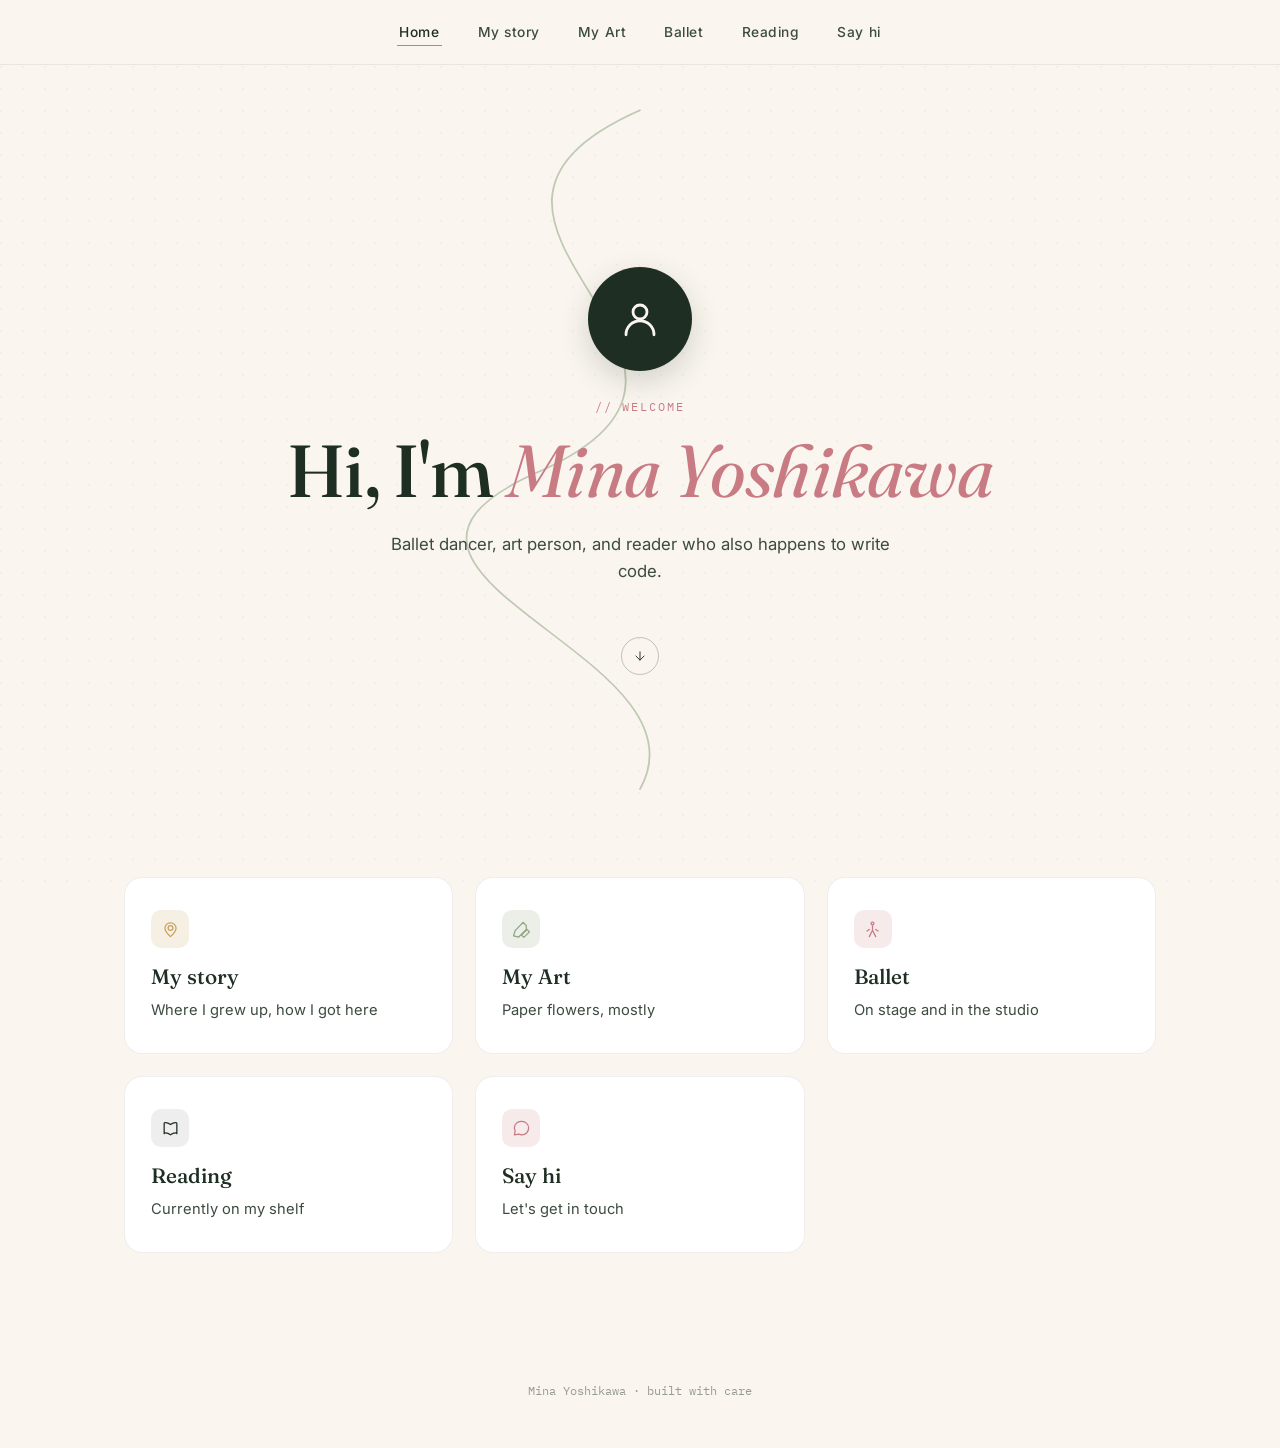
<file: index.html>
<!DOCTYPE html>
<html lang="en">
<head>
<meta charset="UTF-8">
<meta name="viewport" content="width=device-width, initial-scale=1.0">
<title>[Your Name] — Home</title>
<link rel="preconnect" href="https://fonts.googleapis.com">
<link href="https://fonts.googleapis.com/css2?family=Fraunces:ital,opsz,wght@0,9..144,300;0,9..144,500;0,9..144,600;1,9..144,400&family=Inter:wght@400;500;600&family=IBM+Plex+Mono:wght@400;500&display=swap" rel="stylesheet">
<link rel="stylesheet" href="style.css">
<style>
  /* HERO */
  .hero{
    position:relative;
    min-height:88vh;
    display:flex;
    flex-direction:column;
    align-items:center;
    justify-content:center;
    text-align:center;
    padding:80px 24px 60px;
    z-index:1;
  }

  .stem-svg{
    position:absolute;
    top:0; left:0;
    width:100%;
    height:100%;
    z-index:0;
    pointer-events:none;
    opacity:0.55;
  }

  .stem-path{
    fill:none;
    stroke:var(--sage);
    stroke-width:1.4;
    stroke-linecap:round;
    stroke-dasharray:1400;
    stroke-dashoffset:1400;
    animation:draw 2.4s ease forwards 0.3s;
  }

  @keyframes draw{ to { stroke-dashoffset:0; } }

  .avatar{
    width:104px;
    height:104px;
    border-radius:50%;
    background:var(--ink);
    display:flex;
    align-items:center;
    justify-content:center;
    margin-bottom:28px;
    position:relative;
    z-index:1;
    box-shadow:0 10px 30px rgba(31,46,35,0.18);
  }

  .avatar svg{width:42px;height:42px;stroke:var(--paper);}

  .eyebrow{
    font-family:'IBM Plex Mono',monospace;
    font-size:0.72rem;
    letter-spacing:0.18em;
    text-transform:uppercase;
    color:var(--rose);
    margin-bottom:18px;
    position:relative;
    z-index:1;
  }

  h1{
    font-family:'Fraunces',serif;
    font-weight:500;
    font-size:clamp(2.6rem,7vw,4.6rem);
    line-height:1.05;
    letter-spacing:-0.01em;
    position:relative;
    z-index:1;
  }

  h1 em{
    font-style:italic;
    font-weight:400;
    color:var(--rose);
  }

  .tagline{
    max-width:520px;
    margin:22px auto 0;
    font-size:1.05rem;
    line-height:1.6;
    color:var(--ink-soft);
    position:relative;
    z-index:1;
  }

  .scroll-cue{
    margin-top:52px;
    width:38px;
    height:38px;
    border-radius:50%;
    border:1px solid rgba(31,46,35,0.25);
    display:flex;
    align-items:center;
    justify-content:center;
    animation:bob 2.2s ease-in-out infinite;
    position:relative;
    z-index:1;
  }

  @keyframes bob{
    0%,100%{transform:translateY(0);}
    50%{transform:translateY(6px);}
  }

  /* SECTIONS GRID */
  .sections{
    max-width:1080px;
    margin:0 auto;
    padding:20px 24px 100px;
    display:grid;
    grid-template-columns:repeat(3,1fr);
    gap:22px;
    position:relative;
    z-index:1;
  }

  @media (max-width:820px){
    .sections{grid-template-columns:repeat(2,1fr);}
  }
  @media (max-width:560px){
    .sections{grid-template-columns:1fr;}
  }

  .card{
    background:#fff;
    border:1px solid rgba(31,46,35,0.08);
    border-radius:18px;
    padding:32px 26px;
    display:flex;
    flex-direction:column;
    gap:10px;
    transition:transform 0.35s cubic-bezier(.2,.8,.2,1), box-shadow 0.35s ease, border-color 0.35s ease;
  }

  .card:hover{
    transform:translateY(-6px);
    box-shadow:0 18px 34px rgba(31,46,35,0.10);
    border-color:transparent;
  }

  .card .icon{
    width:38px;height:38px;
    display:flex;align-items:center;justify-content:center;
    border-radius:10px;
    margin-bottom:6px;
  }

  .card .icon svg{width:19px;height:19px;}

  .card h3{
    font-family:'Fraunces',serif;
    font-weight:500;
    font-size:1.3rem;
  }

  .card p{
    font-size:0.92rem;
    color:var(--ink-soft);
    line-height:1.5;
  }

  .card.wide{grid-column:span 1;}

  /* per-card accent */
  .c-story .icon{background:rgba(201,161,90,0.16);}
  .c-story .icon svg{stroke:var(--gold);}
  .c-flowers .icon{background:rgba(143,164,130,0.18);}
  .c-flowers .icon svg{stroke:var(--sage);}
  .c-ballet .icon{background:rgba(201,123,132,0.16);}
  .c-ballet .icon svg{stroke:var(--rose);}
  .c-reading .icon{background:rgba(31,46,35,0.08);}
  .c-reading .icon svg{stroke:var(--ink);}
  .c-projects .icon{background:rgba(201,161,90,0.16);}
  .c-projects .icon svg{stroke:var(--gold);}
  .c-hi .icon{background:rgba(201,123,132,0.16);}
  .c-hi .icon svg{stroke:var(--rose);}

  @media (prefers-reduced-motion: reduce){
    .stem-path{animation:none;stroke-dashoffset:0;}
    .scroll-cue{animation:none;}
  }
</style>
</head>
<body>

<nav>
  <a href="index.html" class="current">Home</a>
  <a href="story.html">My story</a>
  <a href="art.html">My Art</a>
  <a href="ballet.html">Ballet</a>
  <a href="reading.html">Reading</a>
  <!--<a href="projects.html">Projects</a>-->
  <a href="say-hi.html">Say hi</a>
</nav>

<section class="hero">
  <svg class="stem-svg" viewBox="0 0 1000 700" preserveAspectRatio="none">
    <path class="stem-path" d="M 500 40 C 300 140, 620 260, 420 360 C 240 450, 560 520, 500 640" />
  </svg>

  <div class="avatar">
    <svg viewBox="0 0 24 24" fill="none" stroke-width="1.6" stroke-linecap="round" stroke-linejoin="round">
      <circle cx="12" cy="8" r="4"></circle>
      <path d="M4 21c0-4.4 3.6-8 8-8s8 3.6 8 8"></path>
    </svg>
  </div>

  <p class="eyebrow">// welcome</p>
  <h1>Hi, I'm <em>Mina Yoshikawa</em></h1>
  <p class="tagline">Ballet dancer, art person, and reader who also happens to write code.</p>

  <div class="scroll-cue">
    <svg width="14" height="14" viewBox="0 0 24 24" fill="none" stroke="#1F2E23" stroke-width="1.6" stroke-linecap="round" stroke-linejoin="round"><path d="M12 5v14M5 12l7 7 7-7"/></svg>
  </div>
</section>

<div class="sections">

  <a class="card c-story" href="story.html">
    <div class="icon"><svg viewBox="0 0 24 24" fill="none" stroke-width="1.6" stroke-linecap="round" stroke-linejoin="round"><circle cx="12" cy="10" r="3"></circle><path d="M12 21c-4-3.5-7-6.8-7-10.5A7 7 0 0 1 19 10.5C19 14.2 16 17.5 12 21z"></path></svg></div>
    <h3>My story</h3>
    <p>Where I grew up, how I got here</p>
  </a>

  <a class="card c-flowers" href="art.html">
    <div class="icon"><svg viewBox="0 0 24 24" fill="none" stroke-width="1.6" stroke-linecap="round" stroke-linejoin="round"><path d="M12 19l7-7 3 3-7 7-3-3zM18 12l-9.5 9.5L2 20l2-6.5L14 3l4 4z"></path></svg></div>
    <h3>My Art</h3>
    <p>Paper flowers, mostly</p>
  </a>

  <a class="card c-ballet" href="ballet.html">
    <div class="icon"><svg viewBox="0 0 24 24" fill="none" stroke-width="1.6" stroke-linecap="round" stroke-linejoin="round"><circle cx="12" cy="4.5" r="1.8"></circle><path d="M12 7v6l-4 8M12 13l4 8M8 12l-3 2M16 12l3 2"></path></svg></div>
    <h3>Ballet</h3>
    <p>On stage and in the studio</p>
  </a>

  <a class="card c-reading" href="reading.html">
    <div class="icon"><svg viewBox="0 0 24 24" fill="none" stroke-width="1.6" stroke-linecap="round" stroke-linejoin="round"><path d="M4 5.5C4 5 4.5 4.5 6 4.5c2 0 4 1 6 2.5 2-1.5 4-2.5 6-2.5 1.5 0 2 .5 2 1v13c0-.5-.5-1-2-1-2 0-4 1-6 2.5-2-1.5-4-2.5-6-2.5-1.5 0-2 .5-2 1z"></path></svg></div>
    <h3>Reading</h3>
    <p>Currently on my shelf</p>
  </a>

  <!--<a class="card c-projects" href="projects.html">
    <div class="icon"><svg viewBox="0 0 24 24" fill="none" stroke-width="1.6" stroke-linecap="round" stroke-linejoin="round"><path d="M8 9l-4 3 4 3M16 9l4 3-4 3M13 6l-2 12"></path></svg></div>
    <h3>A few things I've built</h3>
    <p>CS projects, told simply</p>
  </a>
-->
  <a class="card c-hi" href="say-hi.html">
    <div class="icon"><svg viewBox="0 0 24 24" fill="none" stroke-width="1.6" stroke-linecap="round" stroke-linejoin="round"><path d="M21 11.5a8.4 8.4 0 0 1-8.8 8.4 8.6 8.6 0 0 1-3.5-.8L3 20l1-4.8a8.4 8.4 0 0 1-1-4A8.4 8.4 0 0 1 11.8 3a8.5 8.5 0 0 1 9.2 8.5z"></path></svg></div>
    <h3>Say hi</h3>
    <p>Let's get in touch</p>
  </a>

</div>

<footer>Mina Yoshikawa · built with care</footer>

</body>
</html>
</file>
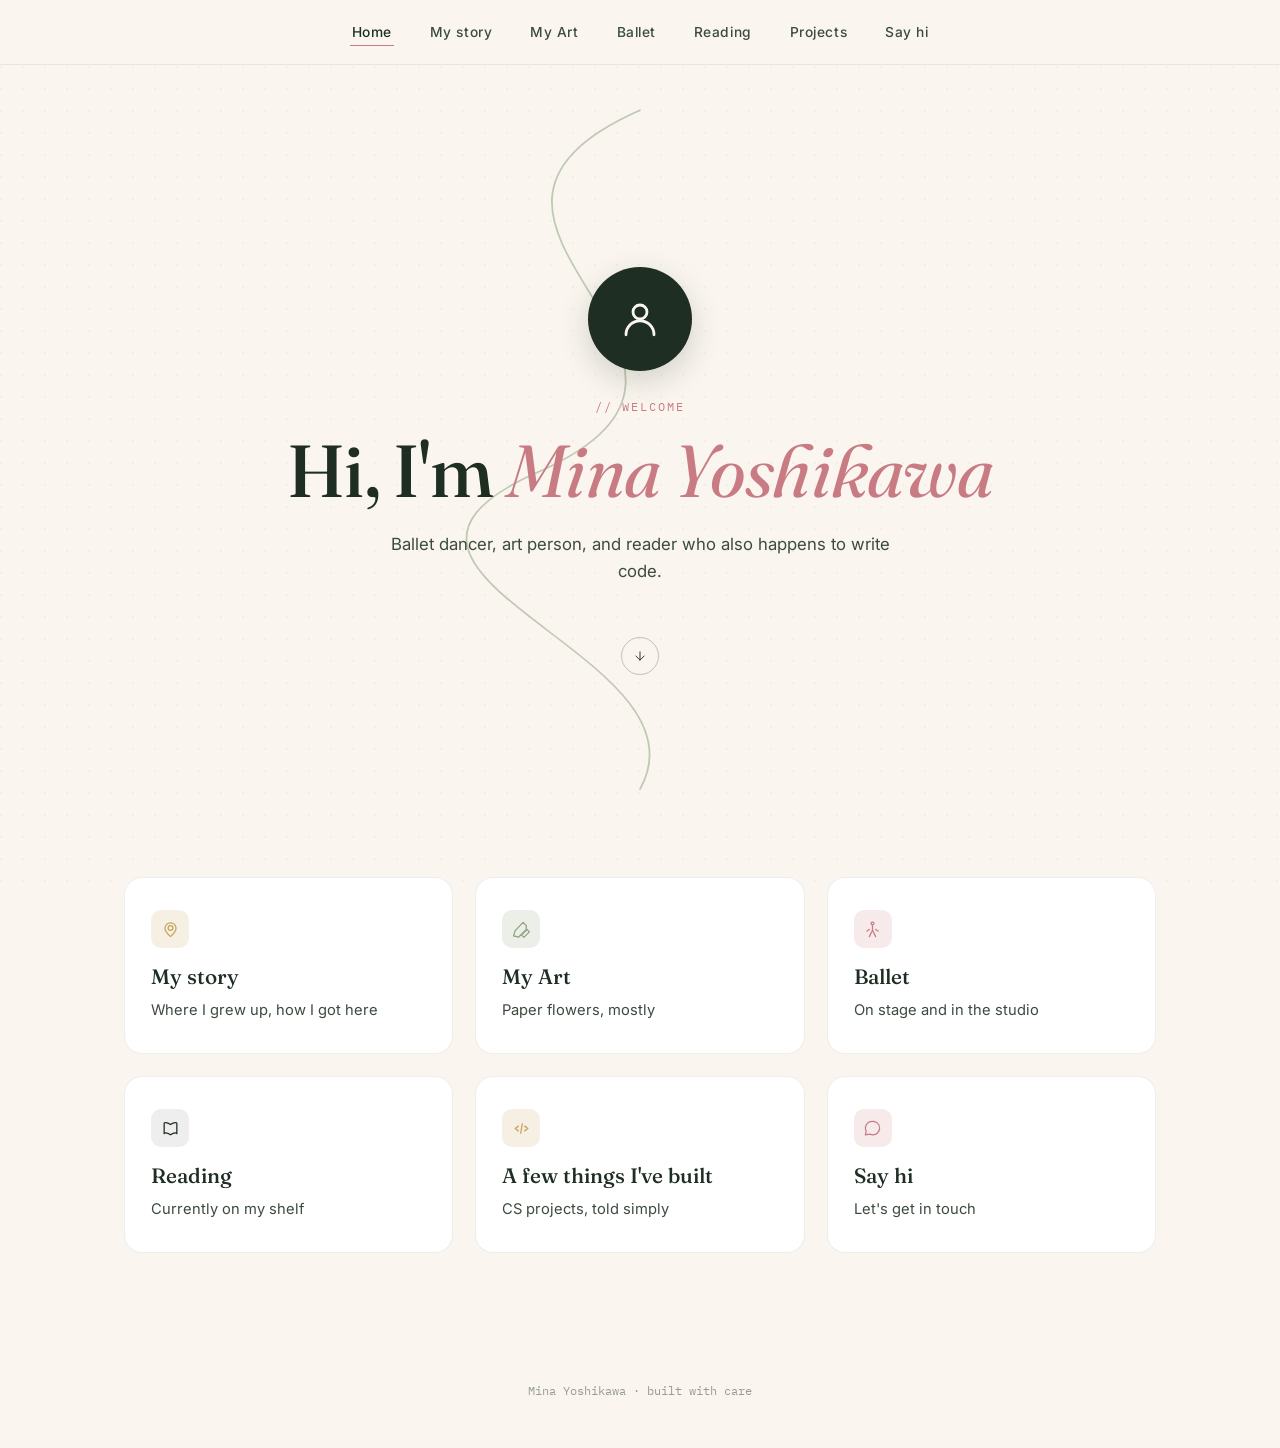
<file: homepage/index.html>
<!DOCTYPE html>
<html lang="en">
<head>
<meta charset="UTF-8">
<meta name="viewport" content="width=device-width, initial-scale=1.0">
<title>[Your Name] — Home</title>
<link rel="preconnect" href="https://fonts.googleapis.com">
<link href="https://fonts.googleapis.com/css2?family=Fraunces:ital,opsz,wght@0,9..144,300;0,9..144,500;0,9..144,600;1,9..144,400&family=Inter:wght@400;500;600&family=IBM+Plex+Mono:wght@400;500&display=swap" rel="stylesheet">
<link rel="stylesheet" href="style.css">
<style>
  /* HERO */
  .hero{
    position:relative;
    min-height:88vh;
    display:flex;
    flex-direction:column;
    align-items:center;
    justify-content:center;
    text-align:center;
    padding:80px 24px 60px;
    z-index:1;
  }

  .stem-svg{
    position:absolute;
    top:0; left:0;
    width:100%;
    height:100%;
    z-index:0;
    pointer-events:none;
    opacity:0.55;
  }

  .stem-path{
    fill:none;
    stroke:var(--sage);
    stroke-width:1.4;
    stroke-linecap:round;
    stroke-dasharray:1400;
    stroke-dashoffset:1400;
    animation:draw 2.4s ease forwards 0.3s;
  }

  @keyframes draw{ to { stroke-dashoffset:0; } }

  .avatar{
    width:104px;
    height:104px;
    border-radius:50%;
    background:var(--ink);
    display:flex;
    align-items:center;
    justify-content:center;
    margin-bottom:28px;
    position:relative;
    z-index:1;
    box-shadow:0 10px 30px rgba(31,46,35,0.18);
  }

  .avatar svg{width:42px;height:42px;stroke:var(--paper);}

  .eyebrow{
    font-family:'IBM Plex Mono',monospace;
    font-size:0.72rem;
    letter-spacing:0.18em;
    text-transform:uppercase;
    color:var(--rose);
    margin-bottom:18px;
    position:relative;
    z-index:1;
  }

  h1{
    font-family:'Fraunces',serif;
    font-weight:500;
    font-size:clamp(2.6rem,7vw,4.6rem);
    line-height:1.05;
    letter-spacing:-0.01em;
    position:relative;
    z-index:1;
  }

  h1 em{
    font-style:italic;
    font-weight:400;
    color:var(--rose);
  }

  .tagline{
    max-width:520px;
    margin:22px auto 0;
    font-size:1.05rem;
    line-height:1.6;
    color:var(--ink-soft);
    position:relative;
    z-index:1;
  }

  .scroll-cue{
    margin-top:52px;
    width:38px;
    height:38px;
    border-radius:50%;
    border:1px solid rgba(31,46,35,0.25);
    display:flex;
    align-items:center;
    justify-content:center;
    animation:bob 2.2s ease-in-out infinite;
    position:relative;
    z-index:1;
  }

  @keyframes bob{
    0%,100%{transform:translateY(0);}
    50%{transform:translateY(6px);}
  }

  /* SECTIONS GRID */
  .sections{
    max-width:1080px;
    margin:0 auto;
    padding:20px 24px 100px;
    display:grid;
    grid-template-columns:repeat(3,1fr);
    gap:22px;
    position:relative;
    z-index:1;
  }

  @media (max-width:820px){
    .sections{grid-template-columns:repeat(2,1fr);}
  }
  @media (max-width:560px){
    .sections{grid-template-columns:1fr;}
  }

  .card{
    background:#fff;
    border:1px solid rgba(31,46,35,0.08);
    border-radius:18px;
    padding:32px 26px;
    display:flex;
    flex-direction:column;
    gap:10px;
    transition:transform 0.35s cubic-bezier(.2,.8,.2,1), box-shadow 0.35s ease, border-color 0.35s ease;
  }

  .card:hover{
    transform:translateY(-6px);
    box-shadow:0 18px 34px rgba(31,46,35,0.10);
    border-color:transparent;
  }

  .card .icon{
    width:38px;height:38px;
    display:flex;align-items:center;justify-content:center;
    border-radius:10px;
    margin-bottom:6px;
  }

  .card .icon svg{width:19px;height:19px;}

  .card h3{
    font-family:'Fraunces',serif;
    font-weight:500;
    font-size:1.3rem;
  }

  .card p{
    font-size:0.92rem;
    color:var(--ink-soft);
    line-height:1.5;
  }

  .card.wide{grid-column:span 1;}

  /* per-card accent */
  .c-story .icon{background:rgba(201,161,90,0.16);}
  .c-story .icon svg{stroke:var(--gold);}
  .c-flowers .icon{background:rgba(143,164,130,0.18);}
  .c-flowers .icon svg{stroke:var(--sage);}
  .c-ballet .icon{background:rgba(201,123,132,0.16);}
  .c-ballet .icon svg{stroke:var(--rose);}
  .c-reading .icon{background:rgba(31,46,35,0.08);}
  .c-reading .icon svg{stroke:var(--ink);}
  .c-projects .icon{background:rgba(201,161,90,0.16);}
  .c-projects .icon svg{stroke:var(--gold);}
  .c-hi .icon{background:rgba(201,123,132,0.16);}
  .c-hi .icon svg{stroke:var(--rose);}

  @media (prefers-reduced-motion: reduce){
    .stem-path{animation:none;stroke-dashoffset:0;}
    .scroll-cue{animation:none;}
  }
</style>
</head>
<body>

<nav>
  <a href="index.html" class="current">Home</a>
  <a href="story.html">My story</a>
  <a href="art.html">My Art</a>
  <a href="ballet.html">Ballet</a>
  <a href="reading.html">Reading</a>
  <a href="projects.html">Projects</a>
  <a href="say-hi.html">Say hi</a>
</nav>

<section class="hero">
  <svg class="stem-svg" viewBox="0 0 1000 700" preserveAspectRatio="none">
    <path class="stem-path" d="M 500 40 C 300 140, 620 260, 420 360 C 240 450, 560 520, 500 640" />
  </svg>

  <div class="avatar">
    <svg viewBox="0 0 24 24" fill="none" stroke-width="1.6" stroke-linecap="round" stroke-linejoin="round">
      <circle cx="12" cy="8" r="4"></circle>
      <path d="M4 21c0-4.4 3.6-8 8-8s8 3.6 8 8"></path>
    </svg>
  </div>

  <p class="eyebrow">// welcome</p>
  <h1>Hi, I'm <em>Mina Yoshikawa</em></h1>
  <p class="tagline">Ballet dancer, art person, and reader who also happens to write code.</p>

  <div class="scroll-cue">
    <svg width="14" height="14" viewBox="0 0 24 24" fill="none" stroke="#1F2E23" stroke-width="1.6" stroke-linecap="round" stroke-linejoin="round"><path d="M12 5v14M5 12l7 7 7-7"/></svg>
  </div>
</section>

<div class="sections">

  <a class="card c-story" href="story.html">
    <div class="icon"><svg viewBox="0 0 24 24" fill="none" stroke-width="1.6" stroke-linecap="round" stroke-linejoin="round"><circle cx="12" cy="10" r="3"></circle><path d="M12 21c-4-3.5-7-6.8-7-10.5A7 7 0 0 1 19 10.5C19 14.2 16 17.5 12 21z"></path></svg></div>
    <h3>My story</h3>
    <p>Where I grew up, how I got here</p>
  </a>

  <a class="card c-flowers" href="art.html">
    <div class="icon"><svg viewBox="0 0 24 24" fill="none" stroke-width="1.6" stroke-linecap="round" stroke-linejoin="round"><path d="M12 19l7-7 3 3-7 7-3-3zM18 12l-9.5 9.5L2 20l2-6.5L14 3l4 4z"></path></svg></div>
    <h3>My Art</h3>
    <p>Paper flowers, mostly</p>
  </a>

  <a class="card c-ballet" href="ballet.html">
    <div class="icon"><svg viewBox="0 0 24 24" fill="none" stroke-width="1.6" stroke-linecap="round" stroke-linejoin="round"><circle cx="12" cy="4.5" r="1.8"></circle><path d="M12 7v6l-4 8M12 13l4 8M8 12l-3 2M16 12l3 2"></path></svg></div>
    <h3>Ballet</h3>
    <p>On stage and in the studio</p>
  </a>

  <a class="card c-reading" href="reading.html">
    <div class="icon"><svg viewBox="0 0 24 24" fill="none" stroke-width="1.6" stroke-linecap="round" stroke-linejoin="round"><path d="M4 5.5C4 5 4.5 4.5 6 4.5c2 0 4 1 6 2.5 2-1.5 4-2.5 6-2.5 1.5 0 2 .5 2 1v13c0-.5-.5-1-2-1-2 0-4 1-6 2.5-2-1.5-4-2.5-6-2.5-1.5 0-2 .5-2 1z"></path></svg></div>
    <h3>Reading</h3>
    <p>Currently on my shelf</p>
  </a>

  <a class="card c-projects" href="projects.html">
    <div class="icon"><svg viewBox="0 0 24 24" fill="none" stroke-width="1.6" stroke-linecap="round" stroke-linejoin="round"><path d="M8 9l-4 3 4 3M16 9l4 3-4 3M13 6l-2 12"></path></svg></div>
    <h3>A few things I've built</h3>
    <p>CS projects, told simply</p>
  </a>

  <a class="card c-hi" href="say-hi.html">
    <div class="icon"><svg viewBox="0 0 24 24" fill="none" stroke-width="1.6" stroke-linecap="round" stroke-linejoin="round"><path d="M21 11.5a8.4 8.4 0 0 1-8.8 8.4 8.6 8.6 0 0 1-3.5-.8L3 20l1-4.8a8.4 8.4 0 0 1-1-4A8.4 8.4 0 0 1 11.8 3a8.5 8.5 0 0 1 9.2 8.5z"></path></svg></div>
    <h3>Say hi</h3>
    <p>Let's get in touch</p>
  </a>

</div>

<footer>Mina Yoshikawa · built with care</footer>

</body>
</html>
</file>
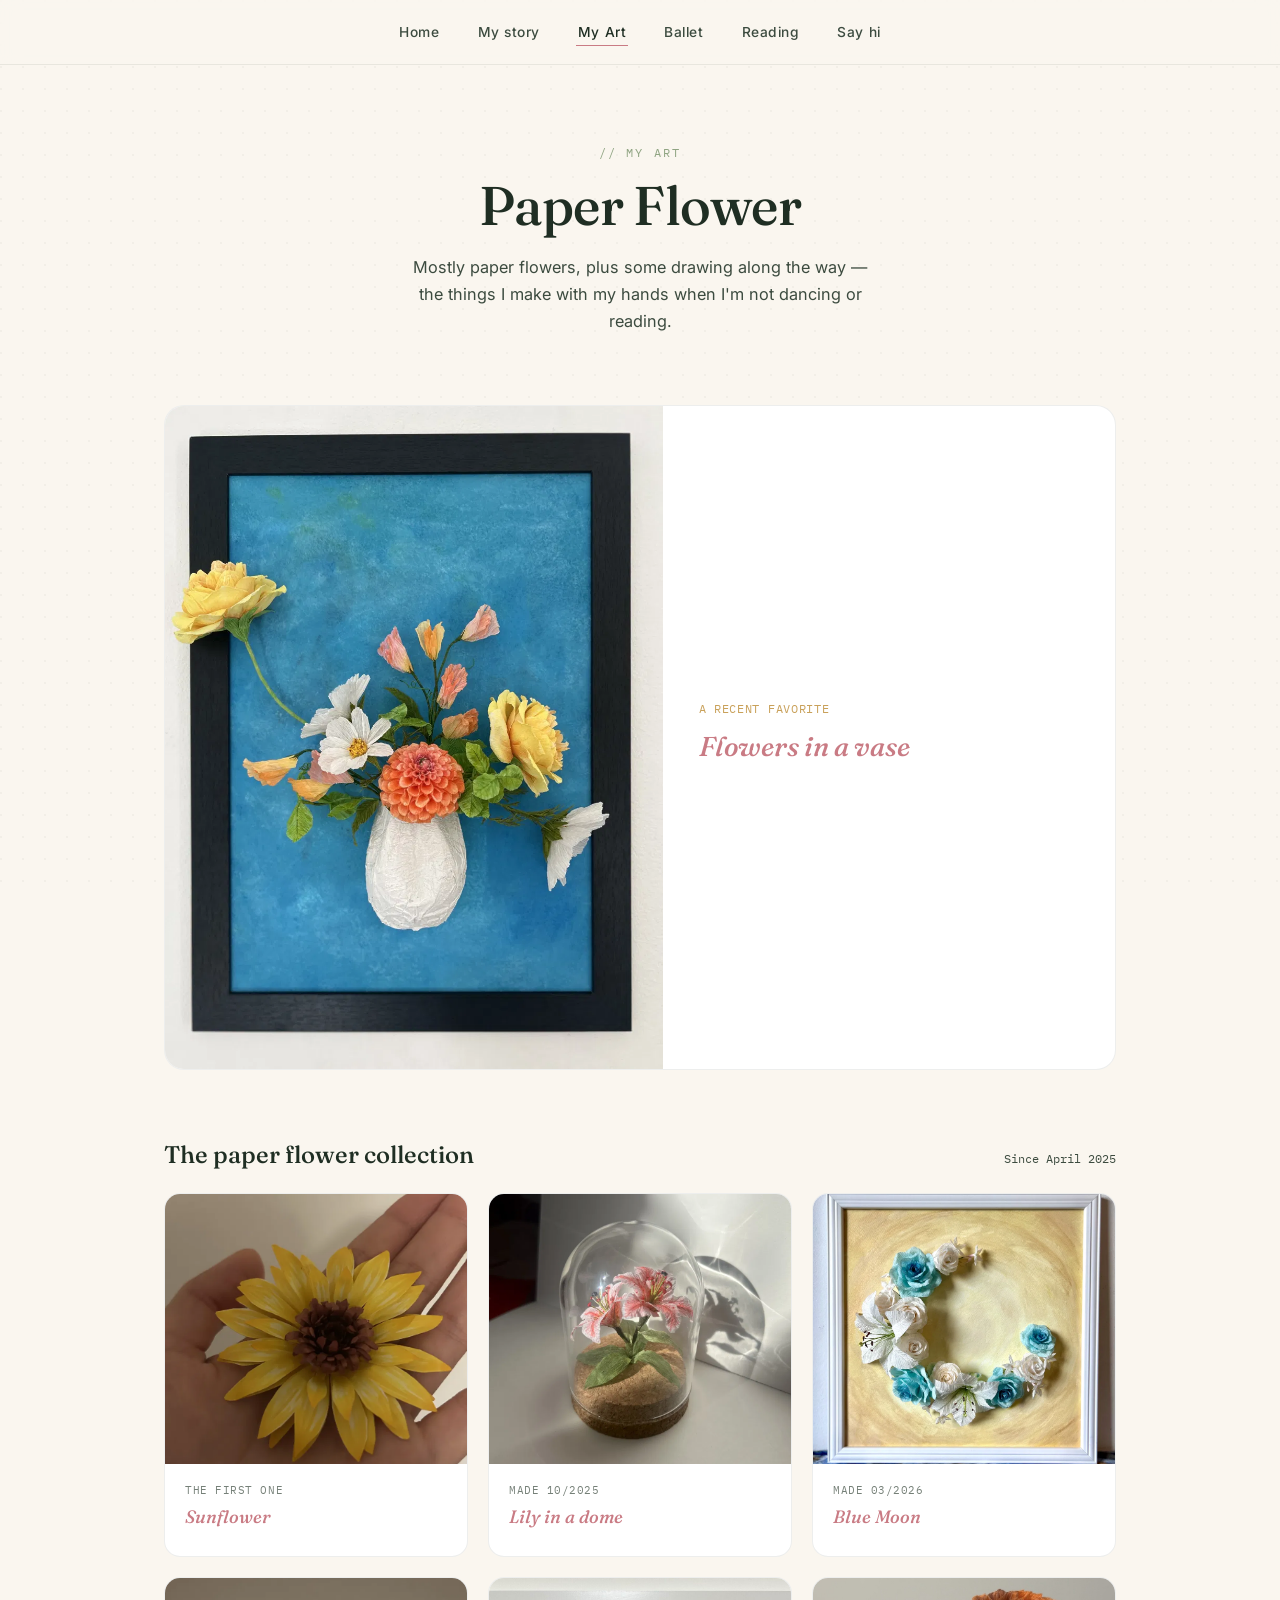
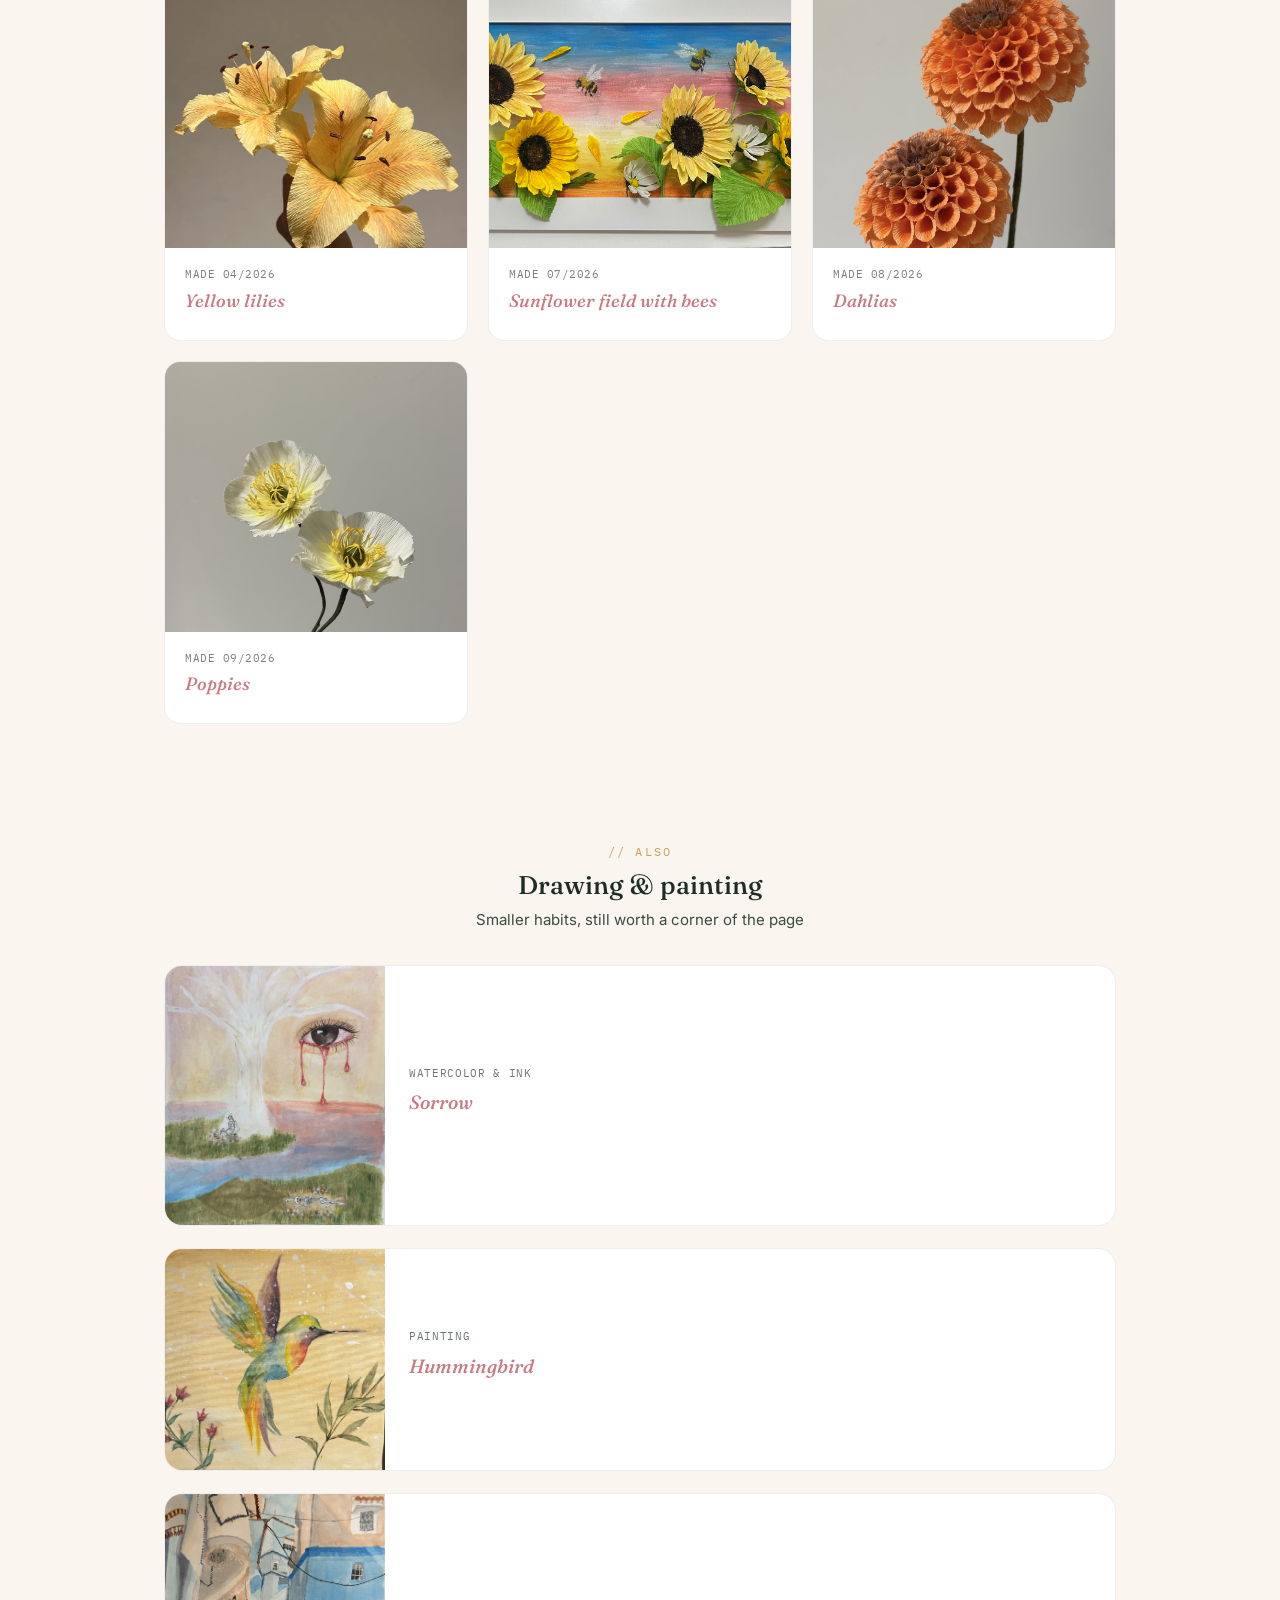
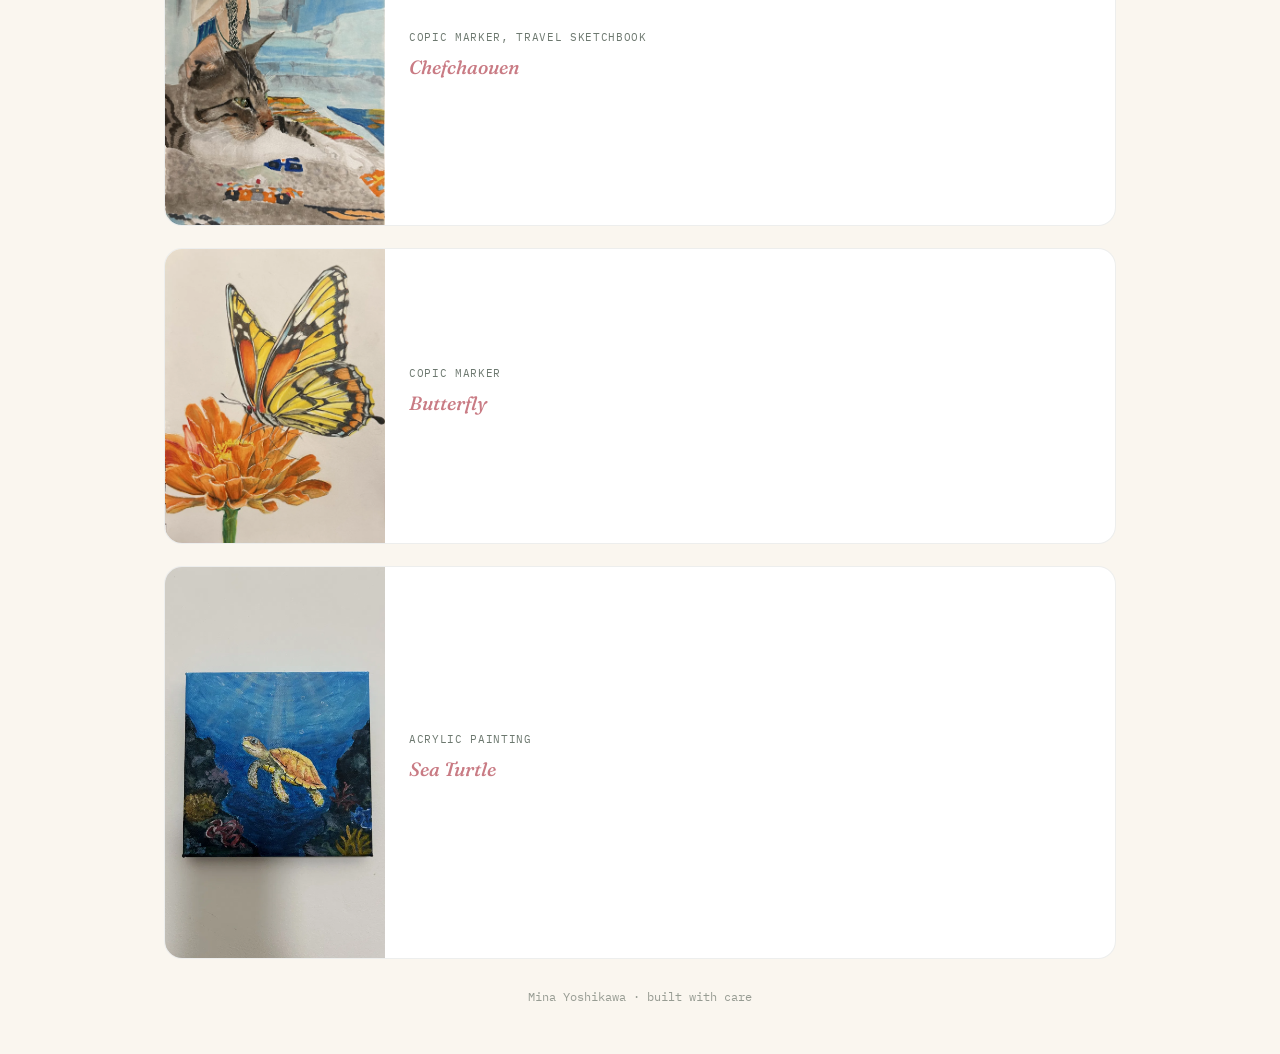
<file: art.html>
<!DOCTYPE html>
<html lang="en">
<head>
<meta charset="UTF-8">
<meta name="viewport" content="width=device-width, initial-scale=1.0">
<title>[Your Name] — My Art</title>
<link rel="preconnect" href="https://fonts.googleapis.com">
<link href="https://fonts.googleapis.com/css2?family=Fraunces:ital,opsz,wght@0,9..144,300;0,9..144,500;0,9..144,600;1,9..144,400&family=Inter:wght@400;500;600&family=IBM+Plex+Mono:wght@400;500&display=swap" rel="stylesheet">
<link rel="stylesheet" href="style.css">
<style>
  .eyebrow{color:var(--sage);}

  /* FEATURED PIECE */
  .featured{
    max-width:1000px;
    margin:50px auto 10px;
    padding:0 24px;
    position:relative;
    z-index:1;
  }

  .featured-card{
    display:grid;
    grid-template-columns:1.1fr 1fr;
    background:#fff;
    border-radius:20px;
    overflow:hidden;
    border:1px solid rgba(31,46,35,0.08);
  }

  .featured-img{
    background:linear-gradient(135deg, rgba(143,164,130,0.35), rgba(201,161,90,0.28));
    display:flex;
    align-items:center;
    justify-content:center;
    min-height:280px;
    position:relative;
  }

  .featured-img svg{width:56px;height:56px;stroke:var(--sage);opacity:0.7;}

  .img-tag{
    position:absolute;
    bottom:14px;
    left:14px;
    font-family:'IBM Plex Mono',monospace;
    font-size:0.68rem;
    letter-spacing:0.04em;
    background:rgba(255,255,255,0.85);
    padding:5px 10px;
    border-radius:20px;
    color:var(--ink-soft);
  }

  .featured-text{
    padding:40px 36px;
    display:flex;
    flex-direction:column;
    justify-content:center;
  }

  .featured-text .t-label{
    font-family:'IBM Plex Mono',monospace;
    font-size:0.72rem;
    letter-spacing:0.06em;
    text-transform:uppercase;
    color:var(--gold);
    margin-bottom:10px;
  }

  .featured-text h2{
    font-family:'Fraunces',serif;
    font-weight:500;
    font-size:1.7rem;
    margin-bottom:12px;
  }

  .featured-text p{
    font-size:0.98rem;
    line-height:1.7;
    color:var(--ink-soft);
  }

  .featured-img img,
  .piece-img img,
  .also-img img{
    width:100%;
    height:100%;
    object-fit:cover;
    display:block;
  }

  @media (max-width:720px){
    .featured-card{grid-template-columns:1fr;}
  }

  /* GALLERY GRID — paper flowers */
  .gallery-head{
    max-width:1000px;
    margin:70px auto 24px;
    padding:0 24px;
    display:flex;
    align-items:baseline;
    justify-content:space-between;
    position:relative;
    z-index:1;
  }

  .gallery-head h3{
    font-family:'Fraunces',serif;
    font-weight:500;
    font-size:1.5rem;
  }

  .gallery-head span{
    font-family:'IBM Plex Mono',monospace;
    font-size:0.76rem;
    color:var(--ink-soft);
  }

  .gallery{
    max-width:1000px;
    margin:0 auto;
    padding:0 24px 30px;
    display:grid;
    grid-template-columns:repeat(3,1fr);
    gap:20px;
    position:relative;
    z-index:1;
  }

  @media (max-width:820px){ .gallery{grid-template-columns:repeat(2,1fr);} }
  @media (max-width:560px){ .gallery{grid-template-columns:1fr;} }

  .piece-card{
    background:#fff;
    border-radius:16px;
    overflow:hidden;
    border:1px solid rgba(31,46,35,0.08);
    transition:transform 0.3s ease, box-shadow 0.3s ease;
  }

  .piece-card:hover{
    transform:translateY(-5px);
    box-shadow:0 14px 28px rgba(31,46,35,0.09);
  }

  .piece-img{
    height:270px;
    display:flex;
    align-items:center;
    justify-content:center;
    overflow:hidden;
  }

  .piece-img svg{width:32px;height:32px;opacity:0.6;}

  .piece-card:nth-child(1) .piece-img{background:rgba(201,123,132,0.18);}
  .piece-card:nth-child(1) .piece-img svg{stroke:var(--rose);}
  .piece-card:nth-child(2) .piece-img{background:rgba(143,164,130,0.2);}
  .piece-card:nth-child(2) .piece-img svg{stroke:var(--sage);}
  .piece-card:nth-child(3) .piece-img{background:rgba(201,161,90,0.2);}
  .piece-card:nth-child(3) .piece-img svg{stroke:var(--gold);}
  .piece-card:nth-child(4) .piece-img{background:rgba(31,46,35,0.08);}
  .piece-card:nth-child(4) .piece-img svg{stroke:var(--ink);}
  .piece-card:nth-child(5) .piece-img{background:rgba(201,123,132,0.18);}
  .piece-card:nth-child(5) .piece-img svg{stroke:var(--rose);}
  .piece-card:nth-child(6) .piece-img{background:rgba(143,164,130,0.2);}
  .piece-card:nth-child(6) .piece-img svg{stroke:var(--sage);}

  .piece-body{padding:18px 20px 22px;}

  .piece-body .b-label{
    font-family:'IBM Plex Mono',monospace;
    font-size:0.68rem;
    letter-spacing:0.05em;
    text-transform:uppercase;
    color:var(--ink-soft);
    opacity:0.7;
    margin-bottom:6px;
  }

  .piece-body h4{
    font-family:'Fraunces',serif;
    font-weight:500;
    font-size:1.12rem;
    margin-bottom:6px;
  }

  .piece-body p{
    font-size:0.88rem;
    line-height:1.55;
    color:var(--ink-soft);
  }

  /* ALSO SECTION — drawing + photography */
  .also-head{
    max-width:1000px;
    margin:90px auto 24px;
    padding:0 24px;
    text-align:center;
    position:relative;
    z-index:1;
  }

  .also-head p.eyebrow{margin-bottom:10px;color:var(--gold);}

  .also-head h3{
    font-family:'Fraunces',serif;
    font-weight:500;
    font-size:1.6rem;
    margin-bottom:8px;
  }

  .also-head span{
    font-size:0.94rem;
    color:var(--ink-soft);
  }

  .also-grid{
    max-width:1000px;
    margin:36px auto 0;
    padding:0 24px;
    display:grid;
    grid-template-columns:1fr;
    gap:22px;
    position:relative;
    z-index:1;
  }

  .also-card{
    background:#fff;
    border:1px solid rgba(31,46,35,0.08);
    border-radius:18px;
    overflow:hidden;
    display:grid;
    grid-template-columns:220px 1fr;
  }

  .also-img{
    min-height:180px;
    display:flex;
    align-items:center;
    justify-content:center;
    overflow:hidden;
  }

  .also-img svg{width:36px;height:36px;opacity:0.65;}

  @media (max-width:560px){
    .also-card{grid-template-columns:1fr;}
  }

  .also-body{padding:22px 24px 26px;display:flex;flex-direction:column;justify-content:center;}

  .also-body .t-label{
    font-family:'IBM Plex Mono',monospace;
    font-size:0.7rem;
    letter-spacing:0.06em;
    text-transform:uppercase;
    color:var(--ink-soft);
    opacity:0.75;
    margin-bottom:8px;
  }

  .also-body h4{
    font-family:'Fraunces',serif;
    font-weight:500;
    font-size:1.2rem;
    margin-bottom:8px;
  }

  .also-body p{
    font-size:0.92rem;
    line-height:1.6;
    color:var(--ink-soft);
  }

  /* NOTE BOX */
  .note{max-width:1000px;}
</style>
</head>
<body>

<nav>
  <a href="index.html">Home</a>
  <a href="story.html">My story</a>
  <a href="art.html" class="current">My Art</a>
  <a href="ballet.html">Ballet</a>
  <a href="reading.html">Reading</a>
  <!--<a href="projects.html">Projects</a>-->
  <a href="say-hi.html">Say hi</a>
</nav>

<header class="page-head">
  <p class="eyebrow">// my art</p>
  <h1>Paper Flower</h1>
  <p class="page-sub">Mostly paper flowers, plus some drawing along the way — the things I make with my hands when I'm not dancing or reading.</p>
</header>

<section class="featured">
  <div class="featured-card">
    <div class="featured-img">
      <img src="images/featured.png" alt="Framed paper flower arrangement in a vase, on a blue background">
    </div>
    <div class="featured-text">
      <p class="t-label">A recent favorite</p>
      <h2 class="placeholder">Flowers in a vase</h2>
    </div>
  </div>
</section>

<div class="gallery-head">
  <h3>The paper flower collection</h3>
  <span>Since April 2025</span>
</div>

<div class="gallery">

  <div class="piece-card">
    <div class="piece-img"><img src="images/first-sunflower.png" alt="A yellow paper sunflower"></div>
    <div class="piece-body">
      <p class="b-label">The first one</p>
      <h4 class="placeholder">Sunflower</h4>
    </div>
  </div>

  <div class="piece-card">
    <div class="piece-img"><img src="images/small-lily.png" alt="A pink paper lily under a glass dome"></div>
    <div class="piece-body">
      <p class="b-label">made 10/2025</p>
      <h4 class="placeholder">Lily in a dome</h4>  
    </div>
  </div>

  <div class="piece-card">
    <div class="piece-img"><img src="images/moon.png" alt="A crescent wreath of teal and white paper roses in a frame"></div>
    <div class="piece-body">
      <p class="b-label">made 03/2026</p>
      <h4 class="placeholder">Blue Moon</h4>
    </div>
  </div>

  <div class="piece-card">
    <div class="piece-img"><img src="images/lily.png" alt="Two large yellow paper lilies"></div>
    <div class="piece-body">
      <p class="b-label">made 04/2026</p>
      <h4 class="placeholder">Yellow lilies</h4>
    </div>
  </div>

  <div class="piece-card">
    <div class="piece-img"><img src="images/paper-flower-sunflower-field.jpg" alt="A framed piece with paper sunflowers and cosmos over a painted sunset sky with bees"></div>
    <div class="piece-body">
      <p class="b-label">made 07/2026</p>
      <h4 class="placeholder">Sunflower field with bees</h4>
    </div>
  </div>

  <div class="piece-card">
    <div class="piece-img"><img src="images/dahlias.png" alt="A crescent wreath of teal and white paper roses in a frame"></div>
    <div class="piece-body">
      <p class="b-label">made 08/2026</p>
      <h4 class="placeholder">Dahlias</h4>
    </div>
  </div>

  <div class="piece-card">
    <div class="piece-img"><img src="images/poppies.png" alt="A crescent wreath of teal and white paper roses in a frame"></div>
    <div class="piece-body">
      <p class="b-label">made 09/2026</p>
      <h4 class="placeholder">Poppies</h4>
    </div>
  </div>



</div>

<div class="also-head">
  <p class="eyebrow">// also</p>
  <h3>Drawing &amp; painting</h3>
  <span>Smaller habits, still worth a corner of the page</span>
</div>

<div class="also-grid">

  <div class="also-card">
    <div class="also-img"><img src="images/sorrow.png" alt="A watercolor and ink piece with a crying eye, a bare tree, and two figures in a landscape"></div>
    <div class="also-body">
      <p class="t-label">Watercolor &amp; ink</p>
      <h4 class="placeholder">Sorrow</h4>
      <p class="placeholder"></p>
    </div>
  </div>

  <div class="also-card">
    <div class="also-img"><img src="images/bird.png" alt="A painted hummingbird among small red flowers"></div>
    <div class="also-body">
      <p class="t-label">Painting</p>
      <h4 class="placeholder">Hummingbird</h4>
      <p class="placeholder"></p>
    </div>
  </div>

  <div class="also-card">
    <div class="also-img"><img src="images/cat.png" alt="A marker illustration of a cat resting against a colorful village backdrop, in a travel sketchbook"></div>
    <div class="also-body">
      <p class="t-label">Copic Marker, travel sketchbook</p>
      <h4 class="placeholder">Chefchaouen</h4>
      <p class="placeholder"></p>
    </div>
  </div>

  <div class="also-card">
    <div class="also-img"><img src="images/butterfly.png" alt="A detailed marker illustration of a monarch butterfly on an orange flower"></div>
    <div class="also-body">
      <p class="t-label">Copic Marker</p>
      <h4 class="placeholder">Butterfly</h4>
      <p class="placeholder"></p>
    </div>
  </div>

  <div class="also-card">
    <div class="also-img"><img src="images/turtle.png" alt="An acrylic painting of a sea turtle swimming among coral"></div>
    <div class="also-body">
      <p class="t-label">Acrylic Painting</p>
      <h4 class="placeholder">Sea Turtle</h4>
      <p class="placeholder"></p>
    </div>
  </div>

</div>
<!--
<div class="also-head">
  <p class="eyebrow">// also</p>
  <h3>Photography</h3>
  <span>Still to come</span>
</div>

<div class="also-grid">
  <div class="also-card">
    <div class="also-img">
      <svg viewBox="0 0 24 24" fill="none" stroke-width="1.4" stroke-linecap="round" stroke-linejoin="round"><rect x="3" y="3" width="18" height="18" rx="2"></rect><circle cx="9" cy="9" r="2"></circle><path d="M21 15l-5-5L5 21"></path></svg>
    </div>
    <div class="also-body">
      <p class="t-label">Photography</p>
      <h4 class="placeholder">[A line about what you like to photograph]</h4>
      <p class="placeholder">[A sentence or two — what draws your eye, what camera or phone you use, a favorite shot. Add a real photo to .also-img when you have one.]</p>
    </div>
  </div>
</div>
-->

<footer>Mina Yoshikawa · built with care</footer>

</body>
</html>
</file>
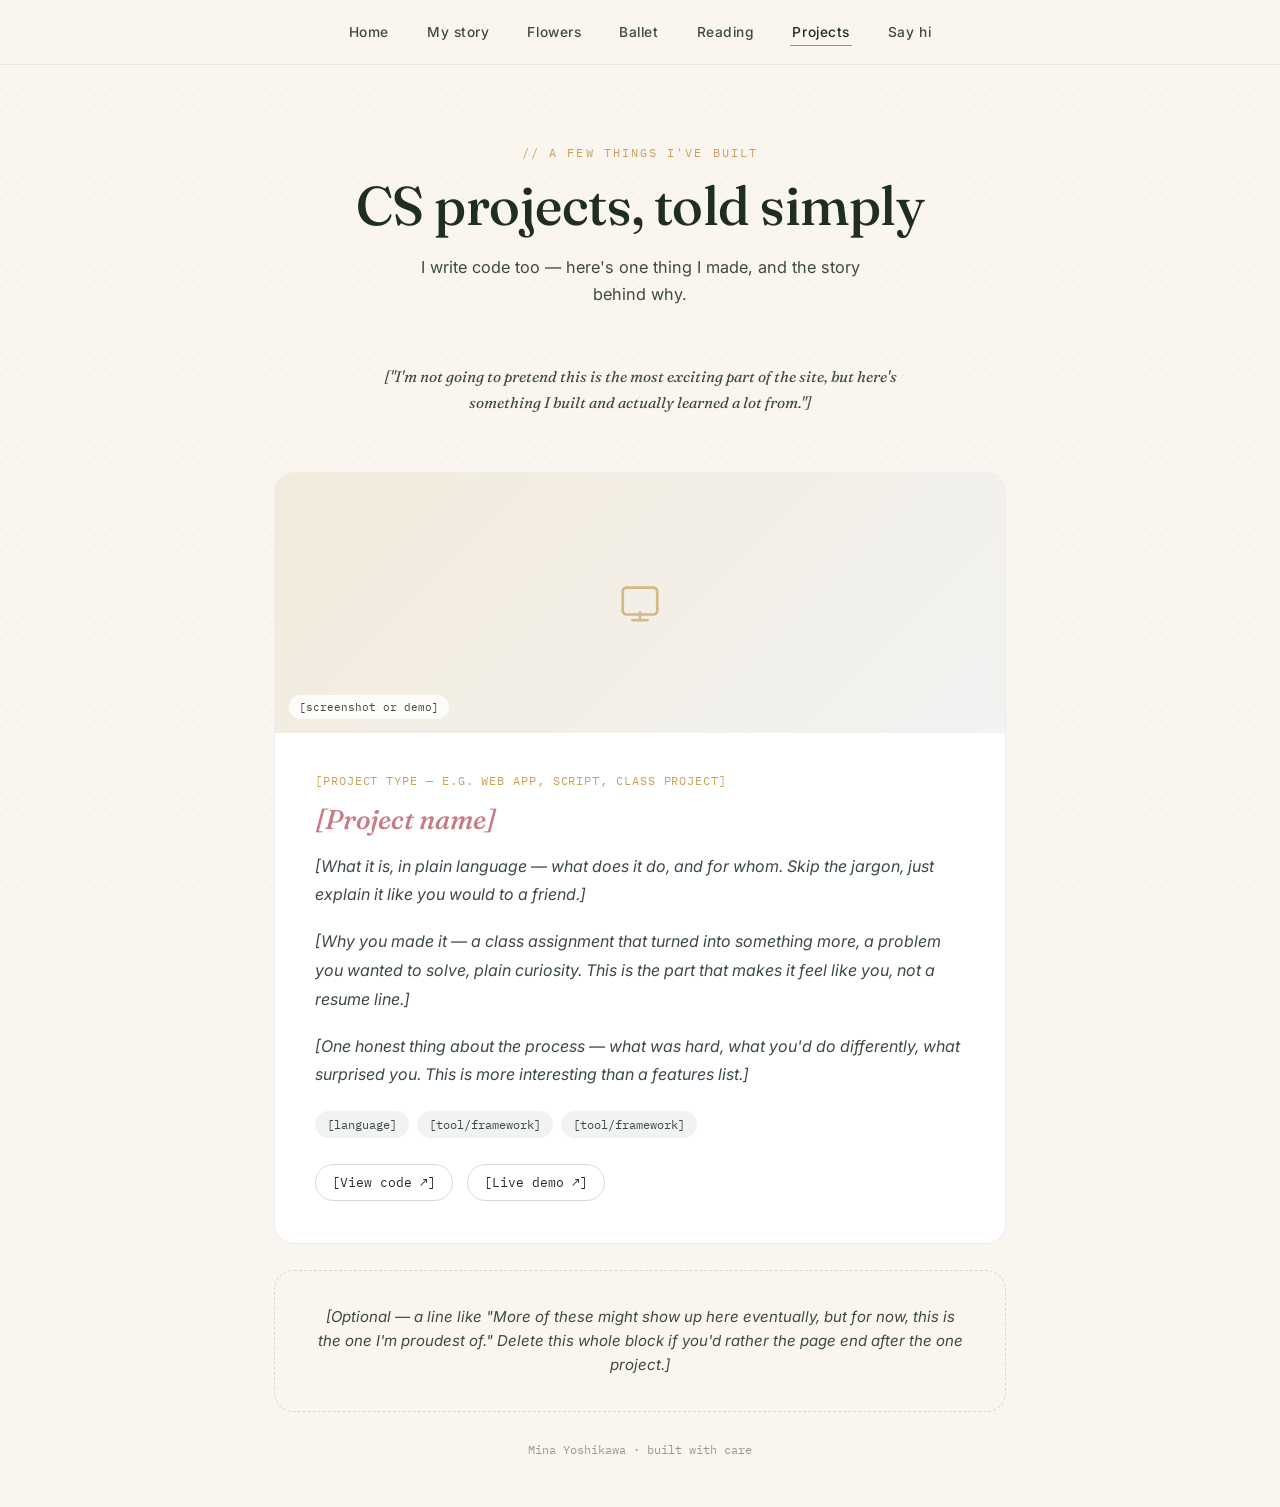
<file: projects.html>
<!DOCTYPE html>
<html lang="en">
<head>
<meta charset="UTF-8">
<meta name="viewport" content="width=device-width, initial-scale=1.0">
<title>[Your Name] — Projects</title>
<link rel="preconnect" href="https://fonts.googleapis.com">
<link href="https://fonts.googleapis.com/css2?family=Fraunces:ital,opsz,wght@0,9..144,300;0,9..144,500;0,9..144,600;1,9..144,400&family=Inter:wght@400;500;600&family=IBM+Plex+Mono:wght@400;500&display=swap" rel="stylesheet">
<link rel="stylesheet" href="style.css">
<style>
  .eyebrow{color:var(--gold);}
  .page-head{max-width:680px;}
  .page-sub{max-width:460px;}

  /* INTRO NOTE — the casual framing */
  .intro-line{
    max-width:600px;
    margin:36px auto 0;
    padding:0 24px;
    text-align:center;
    position:relative;
    z-index:1;
  }

  .intro-line p{
    font-size:0.96rem;
    line-height:1.7;
    color:var(--ink-soft);
    font-family:'Fraunces',serif;
    font-style:italic;
  }

  /* PROJECT CARD */
  .project-wrap{
    max-width:780px;
    margin:56px auto 0;
    padding:0 24px;
    position:relative;
    z-index:1;
  }

  .project-card{
    background:#fff;
    border:1px solid rgba(31,46,35,0.08);
    border-radius:20px;
    overflow:hidden;
  }

  .project-media{
    background:linear-gradient(135deg, rgba(201,161,90,0.22), rgba(31,46,35,0.06));
    min-height:260px;
    display:flex;
    align-items:center;
    justify-content:center;
    position:relative;
  }

  .project-media svg{width:46px;height:46px;stroke:var(--gold);opacity:0.7;}

  .media-tag{
    position:absolute;
    bottom:14px;
    left:14px;
    font-family:'IBM Plex Mono',monospace;
    font-size:0.68rem;
    background:rgba(255,255,255,0.85);
    padding:5px 10px;
    border-radius:20px;
    color:var(--ink-soft);
  }

  .project-body{
    padding:38px 40px 42px;
  }

  .project-body .t-label{
    font-family:'IBM Plex Mono',monospace;
    font-size:0.72rem;
    letter-spacing:0.08em;
    text-transform:uppercase;
    color:var(--gold);
    margin-bottom:10px;
  }

  .project-body h2{
    font-family:'Fraunces',serif;
    font-weight:500;
    font-size:1.7rem;
    margin-bottom:16px;
  }

  .project-body p{
    font-size:1rem;
    line-height:1.8;
    color:var(--ink-soft);
    margin-bottom:18px;
  }

  .project-body p:last-of-type{margin-bottom:0;}

  .tag-row{
    display:flex;
    flex-wrap:wrap;
    gap:8px;
    margin-top:22px;
  }

  .tag{
    font-family:'IBM Plex Mono',monospace;
    font-size:0.72rem;
    padding:6px 12px;
    border-radius:20px;
    background:rgba(31,46,35,0.06);
    color:var(--ink-soft);
  }

  .project-links{
    margin-top:26px;
    display:flex;
    gap:14px;
  }

  .project-links a{
    font-family:'IBM Plex Mono',monospace;
    font-size:0.8rem;
    padding:9px 16px;
    border-radius:20px;
    border:1px solid rgba(31,46,35,0.18);
    transition:background 0.25s ease, border-color 0.25s ease;
  }

  .project-links a:hover{
    background:var(--ink);
    color:var(--paper);
    border-color:var(--ink);
  }

  /* MORE SOON */
  .more-soon{
    max-width:780px;
    margin:26px auto 0;
    padding:0 24px;
    position:relative;
    z-index:1;
  }

  .more-card{
    border:1.5px dashed rgba(31,46,35,0.15);
    border-radius:20px;
    padding:34px 40px;
    text-align:center;
  }

  .more-card p{
    font-size:0.94rem;
    color:var(--ink-soft);
    line-height:1.6;
  }

  /* NOTE BOX */
  .note{max-width:780px;}
</style>
</head>
<body>

<nav>
  <a href="index.html">Home</a>
  <a href="story.html">My story</a>
  <a href="flowers.html">Flowers</a>
  <a href="ballet.html">Ballet</a>
  <a href="reading.html">Reading</a>
  <a href="projects.html" class="current">Projects</a>
  <a href="say-hi.html">Say hi</a>
</nav>

<header class="page-head">
  <p class="eyebrow">// a few things I've built</p>
  <h1>CS projects, told simply</h1>
  <p class="page-sub">I write code too — here's one thing I made, and the story behind why.</p>
</header>

<div class="intro-line">
  <p class="placeholder">["I'm not going to pretend this is the most exciting part of the site, but here's something I built and actually learned a lot from."]</p>
</div>

<section class="project-wrap">
  <div class="project-card">
    <div class="project-media">
      <svg viewBox="0 0 24 24" fill="none" stroke-width="1.4" stroke-linecap="round" stroke-linejoin="round"><rect x="3" y="4" width="18" height="14" rx="2"></rect><path d="M8 21h8M12 17v4"></path></svg>
      <span class="media-tag">[screenshot or demo]</span>
    </div>
    <div class="project-body">
      <p class="t-label">[Project type — e.g. web app, script, class project]</p>
      <h2 class="placeholder">[Project name]</h2>

      <p class="placeholder">[What it is, in plain language — what does it do, and for whom. Skip the jargon, just explain it like you would to a friend.]</p>

      <p class="placeholder">[Why you made it — a class assignment that turned into something more, a problem you wanted to solve, plain curiosity. This is the part that makes it feel like you, not a resume line.]</p>

      <p class="placeholder">[One honest thing about the process — what was hard, what you'd do differently, what surprised you. This is more interesting than a features list.]</p>

      <div class="tag-row">
        <span class="tag">[language]</span>
        <span class="tag">[tool/framework]</span>
        <span class="tag">[tool/framework]</span>
      </div>

      <div class="project-links">
        <a href="#">[View code ↗]</a>
        <a href="#">[Live demo ↗]</a>
      </div>
    </div>
  </div>
</section>

<div class="more-soon">
  <div class="more-card">
    <p class="placeholder">[Optional — a line like "More of these might show up here eventually, but for now, this is the one I'm proudest of." Delete this whole block if you'd rather the page end after the one project.]</p>
  </div>
</div>

<footer>Mina Yoshikawa · built with care</footer>

</body>
</html>
</file>
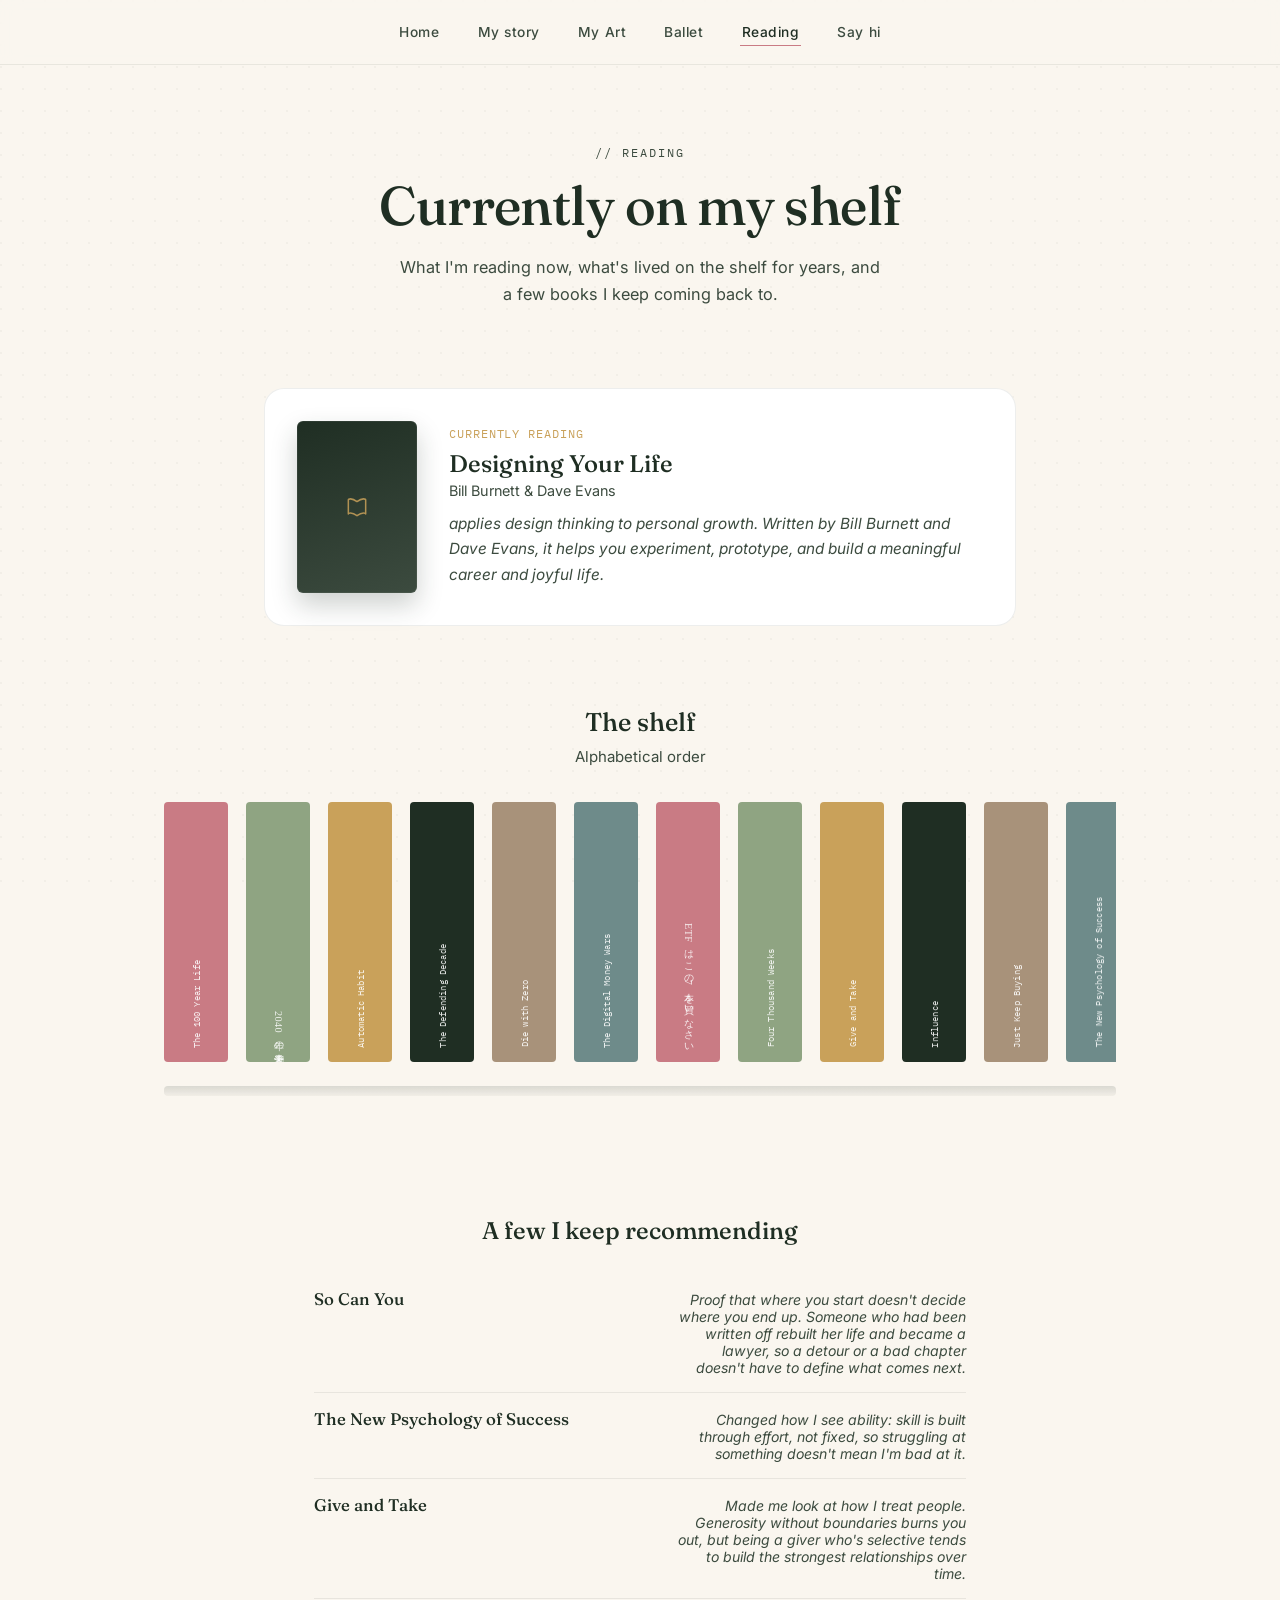
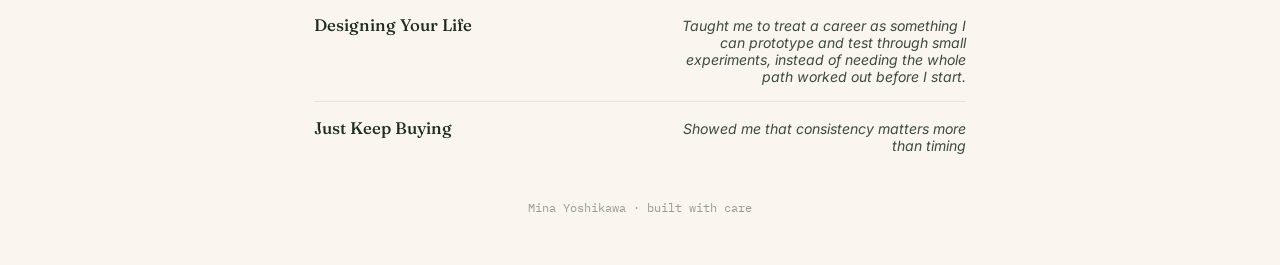
<file: reading.html>
<!DOCTYPE html>
<html lang="en">
<head>
<meta charset="UTF-8">
<meta name="viewport" content="width=device-width, initial-scale=1.0">
<title>[Your Name] — Reading</title>
<link rel="preconnect" href="https://fonts.googleapis.com">
<link href="https://fonts.googleapis.com/css2?family=Fraunces:ital,opsz,wght@0,9..144,300;0,9..144,500;0,9..144,600;1,9..144,400&family=Inter:wght@400;500;600&family=IBM+Plex+Mono:wght@400;500&display=swap" rel="stylesheet">
<link rel="stylesheet" href="style.css">
<style>
  .eyebrow{color:var(--ink-soft);}

  /* CURRENTLY READING */
  .current-read{
    max-width:800px;
    margin:60px auto 0;
    padding:0 24px;
    position:relative;
    z-index:1;
  }

  .current-card{
    display:flex;
    gap:32px;
    align-items:center;
    background:#fff;
    border:1px solid rgba(31,46,35,0.08);
    border-radius:20px;
    padding:32px;
  }

  .book-cover{
    flex:0 0 120px;
    height:172px;
    border-radius:6px;
    background:linear-gradient(160deg, var(--ink), var(--ink-soft));
    display:flex;
    align-items:center;
    justify-content:center;
    box-shadow:0 12px 26px rgba(31,46,35,0.22), inset 0 0 0 1px rgba(255,255,255,0.06);
    position:relative;
  }

  .book-cover svg{width:26px;height:26px;stroke:var(--gold);opacity:0.85;}

  .current-card .t-label{
    font-family:'IBM Plex Mono',monospace;
    font-size:0.72rem;
    letter-spacing:0.08em;
    text-transform:uppercase;
    color:var(--gold);
    margin-bottom:8px;
  }

  .current-card h2{
    font-family:'Fraunces',serif;
    font-weight:500;
    font-size:1.5rem;
    margin-bottom:4px;
  }

  .current-card .author{
    font-size:0.9rem;
    color:var(--ink-soft);
    margin-bottom:12px;
  }

  .current-card p.note-line{
    font-size:0.96rem;
    line-height:1.65;
    color:var(--ink-soft);
  }

  @media (max-width:560px){
    .current-card{flex-direction:column;text-align:center;}
  }

  /* SHELF */
  .shelf-head{
    max-width:1000px;
    margin:80px auto 8px;
    padding:0 24px;
    text-align:center;
    position:relative;
    z-index:1;
  }

  .shelf-head h3{
    font-family:'Fraunces',serif;
    font-weight:500;
    font-size:1.6rem;
    margin-bottom:8px;
  }

  .shelf-head span{
    font-size:0.94rem;
    color:var(--ink-soft);
  }

  .shelf{
    max-width:1000px;
    margin:36px auto 0;
    padding:0 24px 6px;
    position:relative;
    z-index:1;
  }

  .shelf-row{
    display:flex;
    gap:18px;
    overflow-x:auto;
    padding-bottom:24px;
    scrollbar-width:thin;
  }

  .shelf-row::after{
    content:"";
    position:relative;
    display:block;
    min-width:1px;
  }

  .shelf-row + .shelf-plank{
    height:10px;
    background:linear-gradient(to bottom, rgba(31,46,35,0.14), rgba(31,46,35,0.04));
    border-radius:4px;
    margin-bottom:44px;
  }

  .spine-book{
    flex:0 0 auto;
    width:64px;
    height:260px;
    border-radius:4px;
    display:flex;
    align-items:flex-end;
    justify-content:center;
    padding-bottom:14px;
    position:relative;
    transition:transform 0.25s ease;
    cursor:pointer;
    overflow:hidden;
  }

  .spine-book:hover{transform:translateY(-8px);}

  .spine-book span{
    font-family:'IBM Plex Mono',monospace;
    font-size:0.56rem;
    color:rgba(255,255,255,0.85);
    writing-mode:vertical-rl;
    transform:rotate(180deg);
    letter-spacing:0.02em;
  }

  /* Japanese titles read top-to-bottom naturally in vertical-rl —
     no rotation needed, and a font that actually has the glyphs */
  .spine-book span.jp{
    font-family:'Hiragino Mincho ProN','Yu Mincho',serif;
    font-size:0.64rem;
    transform:none;
    letter-spacing:0.04em;
  }

  .spine-book:nth-child(6n+1){background:var(--rose);}
  .spine-book:nth-child(6n+2){background:var(--sage);}
  .spine-book:nth-child(6n+3){background:var(--gold);}
  .spine-book:nth-child(6n+4){background:var(--ink);}
  .spine-book:nth-child(6n+5){background:#A8927A;}
  .spine-book:nth-child(6n+6){background:#6E8B8A;}

  /* BOOK DETAIL MODAL */
  .book-modal-overlay{
    position:fixed;
    inset:0;
    background:rgba(31,46,35,0.55);
    display:flex;
    align-items:center;
    justify-content:center;
    padding:24px;
    z-index:50;
    opacity:0;
    pointer-events:none;
    transition:opacity 0.25s ease;
  }

  .book-modal-overlay.open{
    opacity:1;
    pointer-events:auto;
  }

  .book-modal-card{
    background:var(--paper);
    border-radius:20px;
    padding:36px 34px;
    max-width:440px;
    width:100%;
    max-height:80vh;
    overflow-y:auto;
    position:relative;
    transform:scale(0.94) translateY(8px);
    transition:transform 0.25s ease;
    box-shadow:0 30px 60px rgba(31,46,35,0.3);
  }

  .book-modal-overlay.open .book-modal-card{
    transform:scale(1) translateY(0);
  }

  .book-modal-close{
    position:absolute;
    top:16px;
    right:16px;
    width:32px;
    height:32px;
    border-radius:50%;
    border:none;
    background:rgba(31,46,35,0.06);
    color:var(--ink);
    font-size:1.1rem;
    line-height:1;
    cursor:pointer;
    display:flex;
    align-items:center;
    justify-content:center;
    transition:background 0.2s ease;
  }

  .book-modal-close:hover{background:rgba(31,46,35,0.12);}

  .book-modal-label{
    font-family:'IBM Plex Mono',monospace;
    font-size:0.72rem;
    letter-spacing:0.1em;
    text-transform:uppercase;
    color:var(--gold);
    margin-bottom:10px;
  }

  #book-modal-title{
    font-family:'Fraunces',serif;
    font-weight:500;
    font-size:1.5rem;
    line-height:1.25;
    margin-bottom:22px;
    padding-right:20px;
  }

  .book-modal-section{margin-bottom:20px;}
  .book-modal-section:last-child{margin-bottom:0;}

  .book-modal-heading{
    font-family:'IBM Plex Mono',monospace;
    font-size:0.7rem;
    letter-spacing:0.06em;
    text-transform:uppercase;
    color:var(--sage);
    margin-bottom:6px;
  }

  .book-modal-section p:not(.book-modal-heading){
    font-size:0.98rem;
    line-height:1.65;
    color:var(--ink-soft);
  }

  /* FAVORITES LIST */
  .favorites{
    max-width:700px;
    margin:70px auto 0;
    padding:0 24px;
    position:relative;
    z-index:1;
  }

  .favorites-head{
    text-align:center;
    margin-bottom:28px;
  }

  .favorites-head h3{
    font-family:'Fraunces',serif;
    font-weight:500;
    font-size:1.5rem;
  }

  .fav-item{
    display:flex;
    justify-content:space-between;
    align-items:baseline;
    gap:16px;
    padding:16px 0;
    border-bottom:1px solid rgba(31,46,35,0.08);
  }

  .fav-item:last-child{border-bottom:none;}

  .fav-item .fav-title{
    font-family:'Fraunces',serif;
    font-size:1.05rem;
    font-weight:500;
  }

  .fav-item .fav-why{
    font-size:0.88rem;
    color:var(--ink-soft);
    text-align:right;
    flex:0 0 45%;
  }

  @media (max-width:560px){
    .fav-item{flex-direction:column;}
    .fav-item .fav-why{text-align:left;flex:none;}
  }

  /* NOTE BOX */
  .note{max-width:1000px;}
</style>
</head>
<body>

<nav>
  <a href="index.html">Home</a>
  <a href="story.html">My story</a>
  <a href="art.html">My Art</a>
  <a href="ballet.html">Ballet</a>
  <a href="reading.html" class="current">Reading</a>
  <!--<a href="projects.html">Projects</a>-->
  <a href="say-hi.html">Say hi</a>
</nav>

<header class="page-head">
  <p class="eyebrow">// reading</p>
  <h1>Currently on my shelf</h1>
  <p class="page-sub">What I'm reading now, what's lived on the shelf for years, and a few books I keep coming back to.</p>
</header>

<section class="current-read">
  <div class="current-card">
    <div class="book-cover">
      <svg viewBox="0 0 24 24" fill="none" stroke-width="1.4" stroke-linecap="round" stroke-linejoin="round"><path d="M4 5.5C4 5 4.5 4.5 6 4.5c2 0 4 1 6 2.5 2-1.5 4-2.5 6-2.5 1.5 0 2 .5 2 1v13c0-.5-.5-1-2-1-2 0-4 1-6 2.5-2-1.5-4-2.5-6-2.5-1.5 0-2 .5-2 1z"></path></svg>
    </div>
    <div>
      <p class="t-label">Currently reading</p>
      <h2>Designing Your Life</h2>
      <p class="author">Bill Burnett &amp; Dave Evans</p>
      <p class="note-line placeholder">applies design thinking to personal growth. Written by Bill Burnett and Dave Evans, it helps you experiment, prototype, and build a meaningful career and joyful life.</p>
    </div>
  </div>
</section>

<div class="shelf-head">
  <h3>The shelf</h3>
  <span>Alphabetical order</span>
</div>

<div class="shelf">
  <div class="shelf-row">
    <div class="spine-book" onclick="openBook('The 100 Year Life')" role="button" tabindex="0" onkeydown="if(event.key==='Enter'||event.key===' '){event.preventDefault();openBook('The 100 Year Life')}"><span>The 100 Year Life</span></div>
    <div class="spine-book" onclick="openBook('2040年の未来予測')" role="button" tabindex="0" onkeydown="if(event.key==='Enter'||event.key===' '){event.preventDefault();openBook('2040年の未来予測')}"><span class="jp">2040年の未来予測</span></div>
    <div class="spine-book" onclick="openBook('Automatic Habit')" role="button" tabindex="0" onkeydown="if(event.key==='Enter'||event.key===' '){event.preventDefault();openBook('Automatic Habit')}"><span>Automatic Habit</span></div>
    <div class="spine-book" onclick="openBook('The Defending Decade')" role="button" tabindex="0" onkeydown="if(event.key==='Enter'||event.key===' '){event.preventDefault();openBook('The Defending Decade')}"><span>The Defending Decade</span></div>
    <div class="spine-book" onclick="openBook('Die with Zero')" role="button" tabindex="0" onkeydown="if(event.key==='Enter'||event.key===' '){event.preventDefault();openBook('Die with Zero')}"><span>Die with Zero</span></div>
    <div class="spine-book" onclick="openBook('The Digital Money Wars')" role="button" tabindex="0" onkeydown="if(event.key==='Enter'||event.key===' '){event.preventDefault();openBook('The Digital Money Wars')}"><span>The Digital Money Wars</span></div>
    <div class="spine-book" onclick="openBook('ETFはこの7本を買いなさい')" role="button" tabindex="0" onkeydown="if(event.key==='Enter'||event.key===' '){event.preventDefault();openBook('ETFはこの7本を買いなさい')}"><span class="jp">ETFはこの7本を買いなさい</span></div>
    <div class="spine-book" onclick="openBook('Four Thousand Weeks')" role="button" tabindex="0" onkeydown="if(event.key==='Enter'||event.key===' '){event.preventDefault();openBook('Four Thousand Weeks')}"><span>Four Thousand Weeks</span></div>
    <div class="spine-book" onclick="openBook('Give and Take')" role="button" tabindex="0" onkeydown="if(event.key==='Enter'||event.key===' '){event.preventDefault();openBook('Give and Take')}"><span>Give and Take</span></div>
    <div class="spine-book" onclick="openBook('Influence')" role="button" tabindex="0" onkeydown="if(event.key==='Enter'||event.key===' '){event.preventDefault();openBook('Influence')}"><span>Influence</span></div>
    <div class="spine-book" onclick="openBook('Just Keep Buying')" role="button" tabindex="0" onkeydown="if(event.key==='Enter'||event.key===' '){event.preventDefault();openBook('Just Keep Buying')}"><span>Just Keep Buying</span></div>
    <div class="spine-book" onclick="openBook('The New Psychology of Success')" role="button" tabindex="0" onkeydown="if(event.key==='Enter'||event.key===' '){event.preventDefault();openBook('The New Psychology of Success')}"><span>The New Psychology of Success</span></div>
    <div class="spine-book" onclick="openBook('Psychology of Money')" role="button" tabindex="0" onkeydown="if(event.key==='Enter'||event.key===' '){event.preventDefault();openBook('Psychology of Money')}"><span>Psychology of Money</span></div>
    <div class="spine-book" onclick="openBook('Quiet')" role="button" tabindex="0" onkeydown="if(event.key==='Enter'||event.key===' '){event.preventDefault();openBook('Quiet')}"><span>Quiet</span></div>
    <div class="spine-book" onclick="openBook('So Can You')" role="button" tabindex="0" onkeydown="if(event.key==='Enter'||event.key===' '){event.preventDefault();openBook('So Can You')}"><span>So Can You</span></div>
    <div class="spine-book" onclick="openBook('一生リバウンドしないパレオダイエットの教科書')" role="button" tabindex="0" onkeydown="if(event.key==='Enter'||event.key===' '){event.preventDefault();openBook('一生リバウンドしないパレオダイエットの教科書')}"><span class="jp">一生リバウンドしないパレオダイエットの教科書</span></div>
    <div class="spine-book" onclick="openBook('科学的な適職')" role="button" tabindex="0" onkeydown="if(event.key==='Enter'||event.key===' '){event.preventDefault();openBook('科学的な適職')}"><span class="jp">科学的な適職</span></div>
    <div class="spine-book" onclick="openBook('神メンタル')" role="button" tabindex="0" onkeydown="if(event.key==='Enter'||event.key===' '){event.preventDefault();openBook('神メンタル')}"><span class="jp">神メンタル</span></div>
    <div class="spine-book" onclick="openBook('苦しかったときの話をしようか')" role="button" tabindex="0" onkeydown="if(event.key==='Enter'||event.key===' '){event.preventDefault();openBook('苦しかったときの話をしようか')}"><span class="jp">苦しかったときの話をしようか</span></div>
  </div>
  <div class="shelf-plank"></div>
</div>

<section class="favorites">
  <div class="favorites-head">
    <h3>A few I keep recommending</h3>
  </div>

  <div class="fav-item">
    <span class="fav-title">So Can You</span>
    <span class="fav-why placeholder">Proof that where you start doesn't decide where you end up. Someone who had been written off rebuilt her life and became a lawyer, so a detour or a bad chapter doesn't have to define what comes next.</span>
  </div>
  <div class="fav-item">
    <span class="fav-title">The New Psychology of Success</span>
    <span class="fav-why placeholder">Changed how I see ability: skill is built through effort, not fixed, so struggling at something doesn't mean I'm bad at it.</span>
  </div>
  <div class="fav-item">
    <span class="fav-title">Give and Take</span>
    <span class="fav-why placeholder">Made me look at how I treat people. Generosity without boundaries burns you out, but being a giver who's selective tends to build the strongest relationships over time.</span>
  </div>
  <div class="fav-item">
    <span class="fav-title">Designing Your Life</span>
    <span class="fav-why placeholder">Taught me to treat a career as something I can prototype and test through small experiments, instead of needing the whole path worked out before I start.</span>
  </div>
  <div class="fav-item">
    <span class="fav-title">Just Keep Buying</span>
    <span class="fav-why placeholder">Showed me that consistency matters more than timing</span>
  </div>
</section>

<footer>Mina Yoshikawa · built with care</footer>

<div class="book-modal-overlay" id="book-modal" onclick="if(event.target===this)closeBookModal()">
  <div class="book-modal-card">
    <button class="book-modal-close" onclick="closeBookModal()" aria-label="Close">&times;</button>
    <p class="book-modal-label">From the shelf</p>
    <h3 id="book-modal-title"></h3>
    <div class="book-modal-section">
      <p class="book-modal-heading">The brief</p>
      <p id="book-modal-brief"></p>
    </div>
    <div class="book-modal-section">
      <p class="book-modal-heading">How it felt</p>
      <p id="book-modal-feeling"></p>
    </div>
  </div>
</div>

<script>
  // Fill in a real brief + feeling for each book below. Anything left as
  // the default placeholder will show generic filler text in the popup.
  const bookNotes = {
    "The 100 Year Life": { brief: "Explores how rising life expectancies require a complete redesign of society, work, and retirement, moving away from the traditional three-stage life model into a flexible, multi-stage life."},
    "2040年の未来予測": { brief: "Explores Japan's future by 2040, contrasting rapid technological growth like 6G and automation against severe domestic challenges, including rapid aging, economic decline, and rising climate and natural disaster risks."},
    "Automic Habit": { brief: "Explains how tiny, daily changes compound into massive results. Focus on identity and systems rather than goals to build good habits and stop bad ones."},
    "The Defending Decade": { brief: "Argues that your twenties are the most critical period for career, relationship, and personal development, urging young adults to claim their adulthood and intentionality shape their future."},
    "Die with Zero": { brief: "Argues you should maximize your life experiences rather than your bank account. It urges you to spend your wealth on meaningful memories while you still have the health to enjoy them."},
    "The Digital Money Wars": { brief: "Explores how digital currencies shift global power, analyzing Japan's economic weaknesses and offering a clear, strategic digital roadmap for the nation to survive and innovate today."},
    "ETFはこの7本を買いなさい": { brief: "This practical guide explains the benefits of exchange-traded funds (ETFs) and recommends seven specific low-cost, diversified global ETFs to build an optimal long-term portfolio." },
    "Four Thousand Weeks": { brief: "Life lasts about four thousand weeks. Instead of chasing endless productivity or control, we must accept our finite time, embrace hard choices, and find true joy in the present moment."},
    "Give and Take": { brief: "Explains that success depends on how we interact with others. It categorizes people into givers, takers, and matchers, proving that givers often achieve the greatest long-term success."},
    "Influence": { brief: "explores six psychological principles of persuasion. It explains how marketers, salespeople, and compliance professionals manipulate human behavior, and teaches you how to recognize and resist these tactics."},
    "Just Keep Buying": { brief: "It teaches that building wealth requires consistency over perfection. Instead of timing markets, you should increase your income, save money regularly, and invest continuously without stopping." },
    "The New Psychology of Success": { brief: "[introduces the concept of mindsets, showing how believing your abilities can be developed (growth mindset) leads to far greater success than believing they are fixed (fixed mindset)" },
    "Psychology of Money": { brief: "shows that financial success depends on your behavior and emotions rather than math or intelligence. True wealth means having control over your time, not flashing expensive items." },
    "Quiet": { brief: "argues that Western culture dramatically undervalues introverts. It highlights how the Extrovert Ideal dominates society, while demonstrating that introverts possess immense, quiet strengths essential to the world" },
    "So Can You": { brief: "Mitsuyo Ohira's memoir details severe school bullying, teenage delinquency, and hardship in Japan, showing how a mentor helped her overcome the odds to pass the bar exam and become a lawyer." },
    "一生リバウンドしないパレオダイエットの教科書": { brief: "This science-backed book by Yu Suzuki explains how to achieve sustainable weight loss and health by adopting a hunter-gatherer lifestyle, focusing on natural foods, proper sleep, and minimal exercise." },
    "科学的な適職": { brief: "Based on thousands of studies, this book debunks common career myths, avoids toxic workplaces, and outlines five practical steps to help you select a truly fulfilling job for maximum happiness" },
    "神メンタル": { brief: "teaches that controlling your mind and setting clear goals can change your reality. It outlines practical habits to reprogram your brain, boost confidence, and achieve ultimate success" },
    "苦しかったときの話をしようか": { brief: " teaches that controlling your mind and setting clear goals can change your reality. It outlines practical habits to reprogram your brain, boost confidence, and achieve ultimate success." }
  };

  function openBook(title) {
    const data = bookNotes[title] || { brief: "[Add a note for this one]", feeling: "[Add a note for this one]" };
    document.getElementById('book-modal-title').textContent = title;
    document.getElementById('book-modal-brief').textContent = data.brief;

    document.getElementById('book-modal').classList.add('open');
  }

  function closeBookModal() {
    document.getElementById('book-modal').classList.remove('open');
  }

  document.addEventListener('keydown', function(e) {
    if (e.key === 'Escape') closeBookModal();
  });
</script>

</body>
</html>
</file>
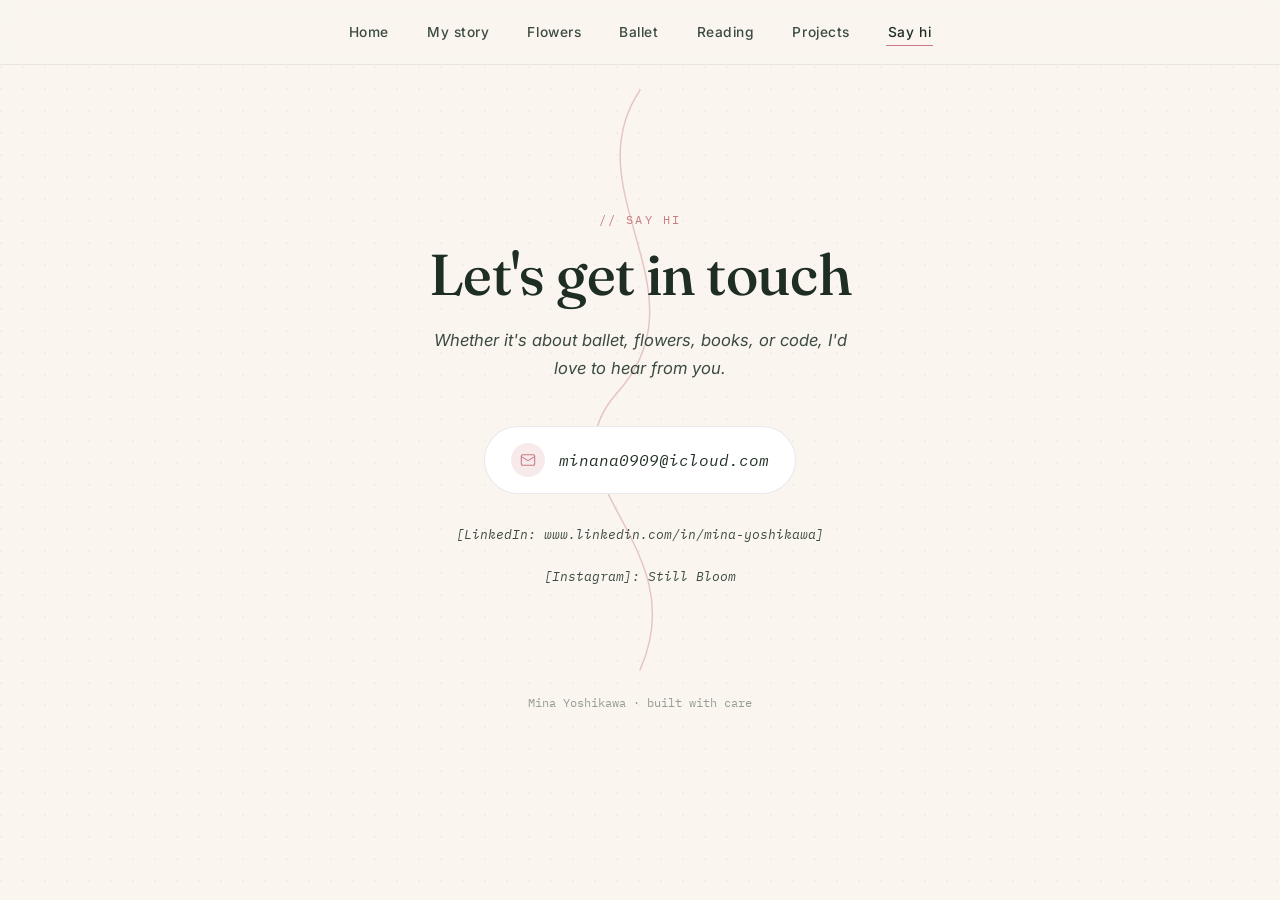
<file: say-hi.html>
<!DOCTYPE html>
<html lang="en">
<head>
<meta charset="UTF-8">
<meta name="viewport" content="width=device-width, initial-scale=1.0">
<title>[Your Name] — Say Hi</title>
<link rel="preconnect" href="https://fonts.googleapis.com">
<link href="https://fonts.googleapis.com/css2?family=Fraunces:ital,opsz,wght@0,9..144,300;0,9..144,500;0,9..144,600;1,9..144,400&family=Inter:wght@400;500;600&family=IBM+Plex+Mono:wght@400;500&display=swap" rel="stylesheet">
<link rel="stylesheet" href="style.css">
<style>
  body{min-height:100vh;}

  /* MAIN */
  main{
    max-width:600px;
    margin:0 auto;
    padding:100px 24px 60px;
    text-align:center;
    position:relative;
    z-index:1;
    min-height:70vh;
    display:flex;
    flex-direction:column;
    justify-content:center;
  }

  .stem-svg{
    position:absolute;
    top:0; left:50%;
    transform:translateX(-50%);
    width:340px;
    height:100%;
    z-index:0;
    pointer-events:none;
    opacity:0.4;
  }

  .stem-path{
    fill:none;
    stroke:var(--rose);
    stroke-width:1.3;
    stroke-linecap:round;
    stroke-dasharray:900;
    stroke-dashoffset:900;
    animation:draw 2s ease forwards 0.2s;
  }

  @keyframes draw{ to { stroke-dashoffset:0; } }

  .eyebrow{position:relative;z-index:1;}

  h1{
    font-family:'Fraunces',serif;
    font-weight:500;
    font-size:clamp(2.4rem,6vw,3.6rem);
    line-height:1.1;
    letter-spacing:-0.01em;
    position:relative;
    z-index:1;
  }

  .lead{
    max-width:440px;
    margin:20px auto 0;
    font-size:1.04rem;
    line-height:1.7;
    color:var(--ink-soft);
    position:relative;
    z-index:1;
  }

  /* EMAIL CARD */
  .email-card{
    margin:44px auto 0;
    display:inline-flex;
    align-items:center;
    gap:14px;
    background:#fff;
    border:1px solid rgba(31,46,35,0.1);
    border-radius:100px;
    padding:16px 26px;
    position:relative;
    z-index:1;
    transition:transform 0.3s ease, box-shadow 0.3s ease;
  }

  .email-card:hover{
    transform:translateY(-3px);
    box-shadow:0 14px 30px rgba(31,46,35,0.1);
  }

  .email-card .icon{
    width:34px;height:34px;
    border-radius:50%;
    background:rgba(201,123,132,0.16);
    display:flex;align-items:center;justify-content:center;
    flex-shrink:0;
  }

  .email-card .icon svg{width:16px;height:16px;stroke:var(--rose);}

  .email-card span{
    font-family:'IBM Plex Mono',monospace;
    font-size:0.98rem;
    color:var(--ink);
  }

  /* SECONDARY LINKS */
  .secondary{
    margin-top:32px;
    display:flex;
    justify-content:center;
    gap:22px;
    flex-wrap:wrap;
    position:relative;
    z-index:1;
  }

  .secondary a{
    font-family:'IBM Plex Mono',monospace;
    font-size:0.82rem;
    color:var(--ink-soft);
    padding-bottom:2px;
    border-bottom:1px solid transparent;
    transition:border-color 0.25s ease, color 0.25s ease;
  }

  .secondary a:hover{
    color:var(--ink);
    border-color:var(--sage);
  }

  /* NOTE BOX */
  .note{
    max-width:600px;
    margin:60px auto 0;
    padding:0 24px 90px;
    position:relative;
    z-index:1;
  }

  footer{padding:0 24px 50px;} /* tighter than shared default; note box above already adds spacing */

  @media (prefers-reduced-motion: reduce){
    .stem-path{animation:none;stroke-dashoffset:0;}
  }
</style>
</head>
<body>

<nav>
  <a href="index.html">Home</a>
  <a href="story.html">My story</a>
  <a href="flowers.html">Flowers</a>
  <a href="ballet.html">Ballet</a>
  <a href="reading.html">Reading</a>
  <a href="projects.html">Projects</a>
  <a href="say-hi.html" class="current">Say hi</a>
</nav>

<main>
  <svg class="stem-svg" viewBox="0 0 300 500" preserveAspectRatio="none">
    <path class="stem-path" d="M 150 20 C 90 100, 210 180, 130 260 C 60 330, 200 380, 150 480" />
  </svg>

  <p class="eyebrow">// say hi</p>
  <h1>Let's get in touch</h1>
  <p class="lead placeholder">Whether it's about ballet, flowers, books, or code, I'd love to hear from you.</p>

  <a class="email-card" href="mailto:minana0909@icloud.com">
    <span class="icon">
      <svg viewBox="0 0 24 24" fill="none" stroke-width="1.6" stroke-linecap="round" stroke-linejoin="round"><rect x="2" y="4" width="20" height="16" rx="2"></rect><path d="M2 7l10 6 10-6"></path></svg>
    </span>
    <span class="placeholder">minana0909@icloud.com</span>
  </a>

  <div class="secondary">
    <a href="#" class="placeholder">[LinkedIn: www.linkedin.com/in/mina-yoshikawa]</a>
    <a href="https://www.instagram.com/stillbloom__art?stkn=MmdvcjhyaHhoOW5u&utm_source=qr" class="placeholder">[Instagram]: Still Bloom</a>
  </div>
</main>

<footer>Mina Yoshikawa · built with care</footer>

</body>
</html>
</file>
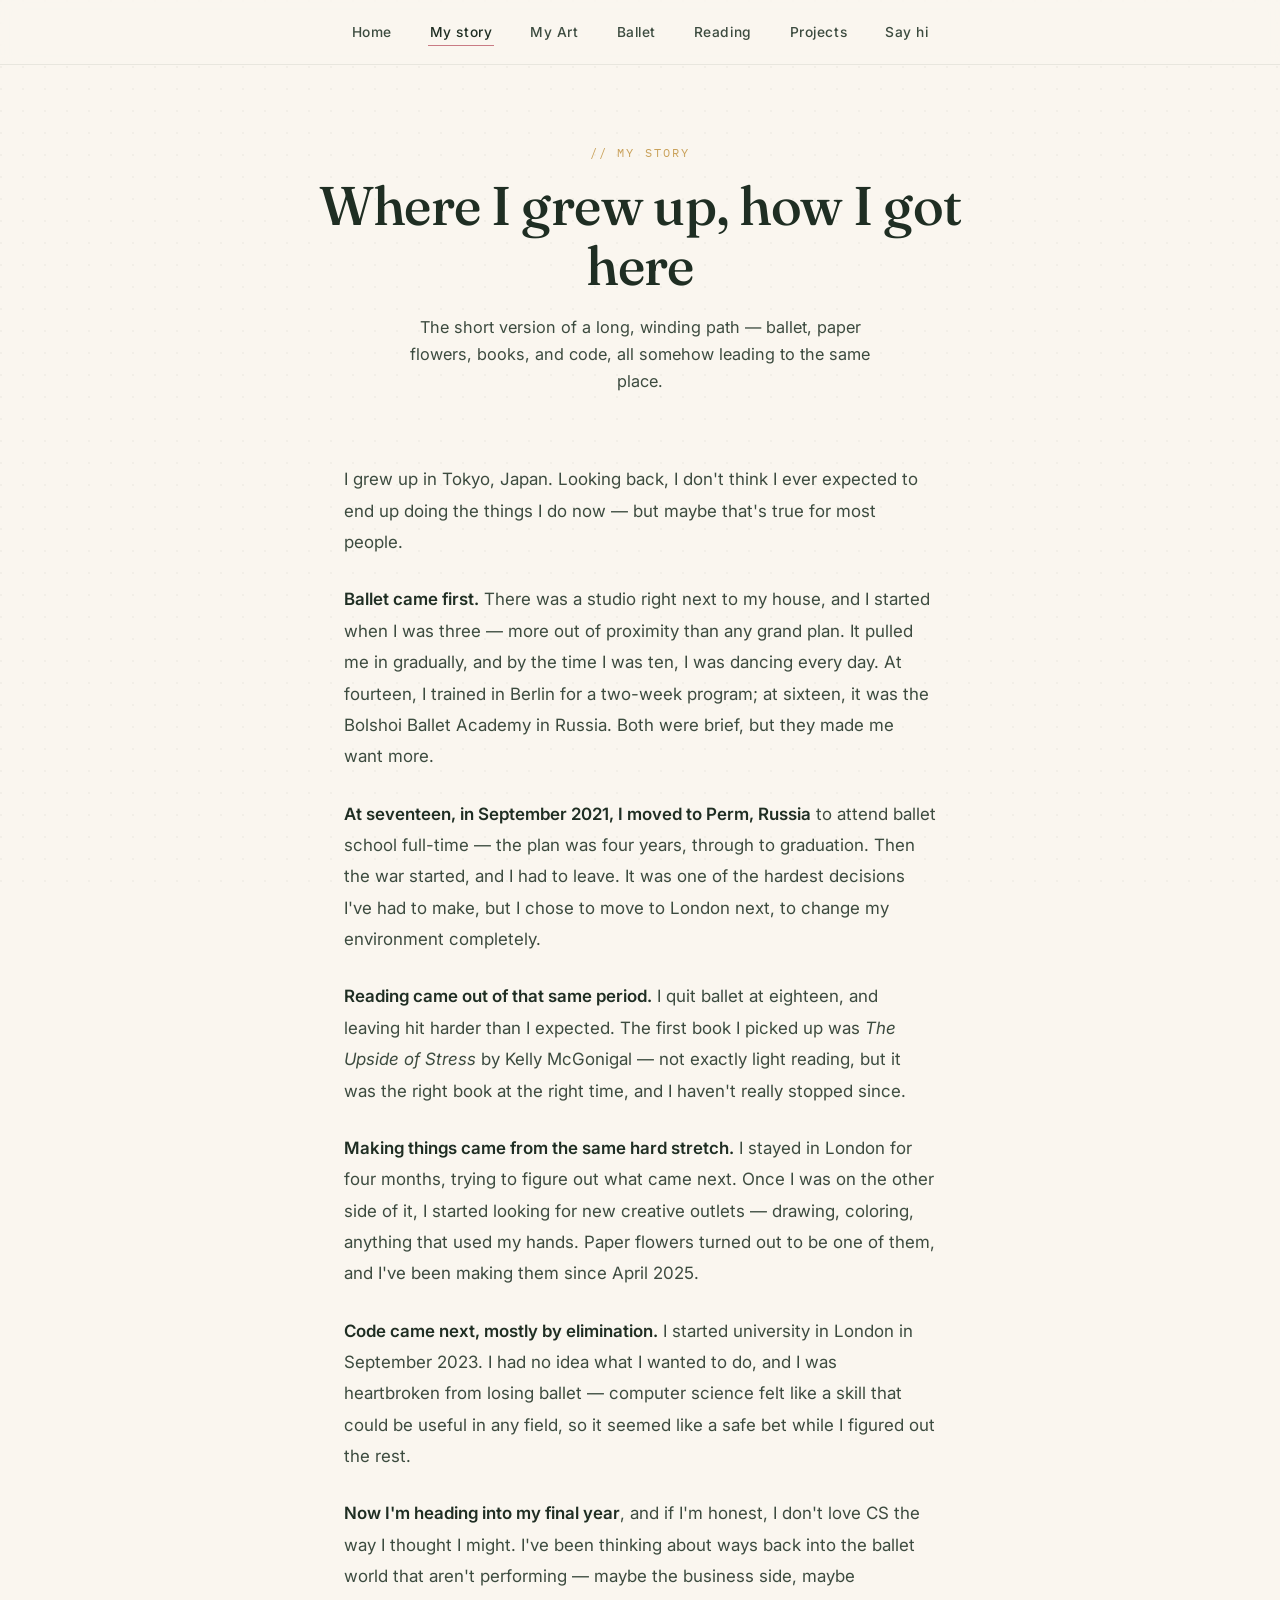
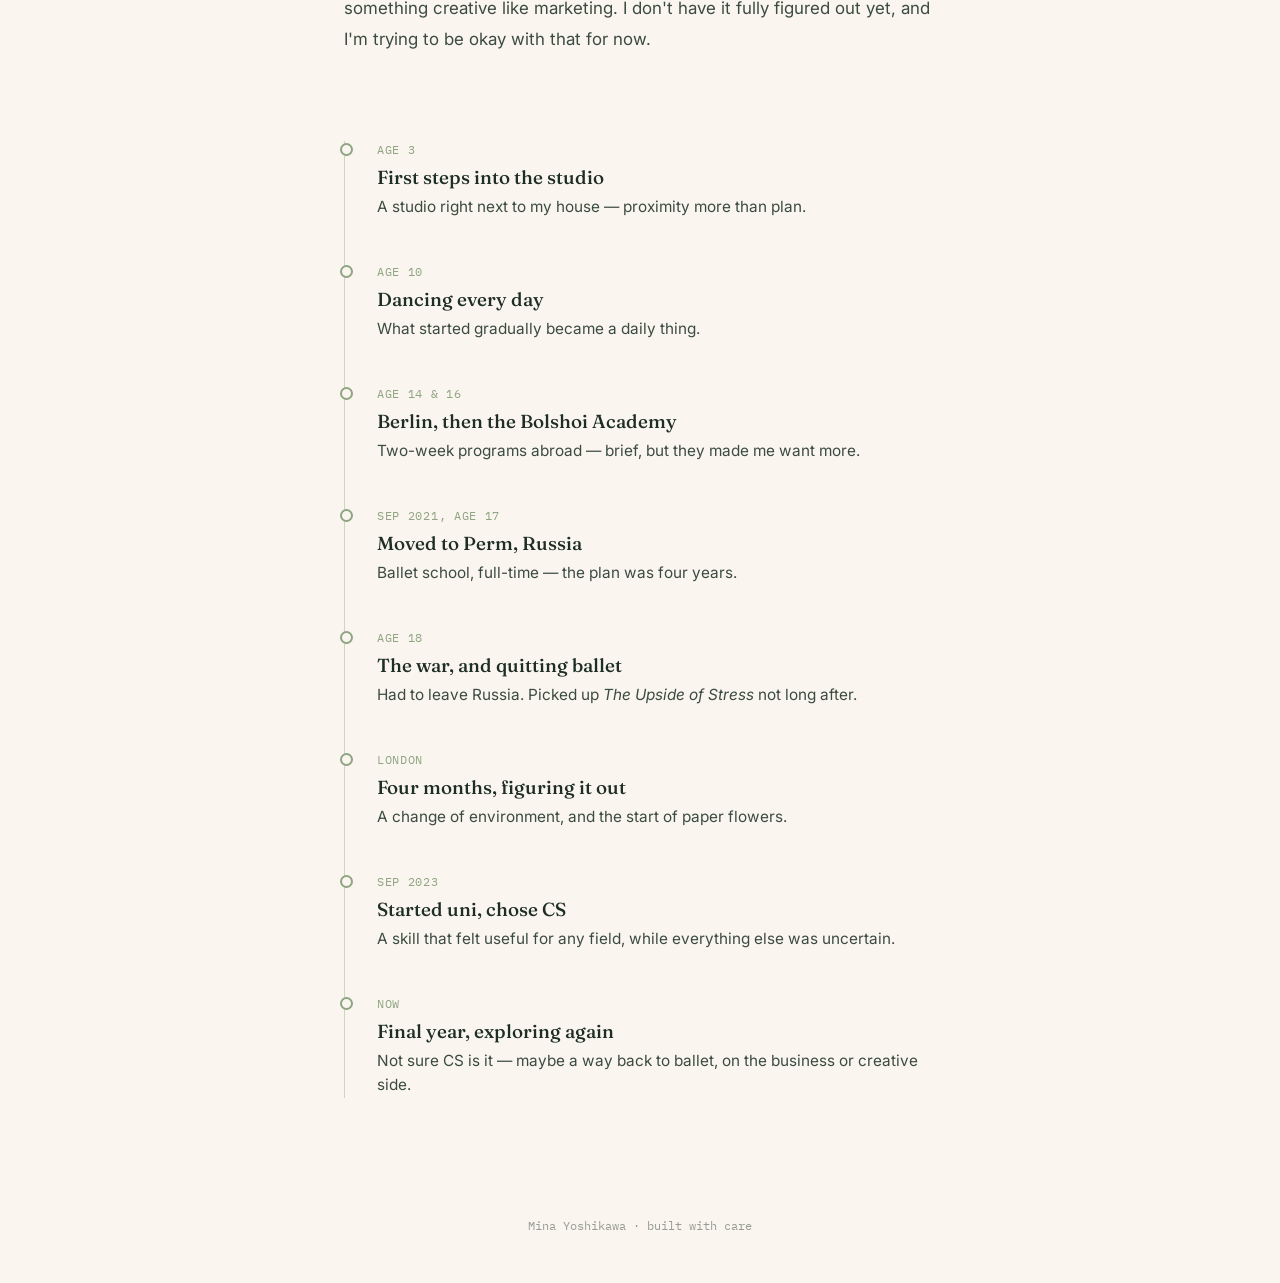
<file: story.html>
<!DOCTYPE html>
<html lang="en">
<head>
<meta charset="UTF-8">
<meta name="viewport" content="width=device-width, initial-scale=1.0">
<title>[Your Name] — My Story</title>
<link rel="preconnect" href="https://fonts.googleapis.com">
<link href="https://fonts.googleapis.com/css2?family=Fraunces:ital,opsz,wght@0,9..144,300;0,9..144,500;0,9..144,600;1,9..144,400&family=Inter:wght@400;500;600&family=IBM+Plex+Mono:wght@400;500&display=swap" rel="stylesheet">
<link rel="stylesheet" href="style.css">
<style>
  .eyebrow{color:var(--gold);}

  /* STORY BODY */
  .story-wrap{
    max-width:640px;
    margin:0 auto;
    padding:50px 24px 40px;
    position:relative;
    z-index:1;
  }

  .story-wrap p{
    font-size:1.06rem;
    line-height:1.85;
    color:var(--ink-soft);
    margin-bottom:26px;
  }

  .story-wrap p strong{
    color:var(--ink);
    font-weight:600;
  }

  /* TIMELINE */
  .timeline{
    max-width:640px;
    margin:20px auto 90px;
    padding:0 24px;
    position:relative;
    z-index:1;
  }

  .timeline-line{
    position:relative;
    padding-left:32px;
    border-left:1.5px solid rgba(143,164,130,0.4);
  }

  .t-item{
    position:relative;
    padding-bottom:44px;
  }

  .t-item:last-child{padding-bottom:0;}

  .t-item::before{
    content:"";
    position:absolute;
    left:-37.5px;
    top:2px;
    width:9px;
    height:9px;
    border-radius:50%;
    background:var(--paper);
    border:2px solid var(--sage);
  }

  .t-item .t-label{
    font-family:'IBM Plex Mono',monospace;
    font-size:0.72rem;
    letter-spacing:0.06em;
    text-transform:uppercase;
    color:var(--sage);
    margin-bottom:6px;
  }

  .t-item h4{
    font-family:'Fraunces',serif;
    font-weight:500;
    font-size:1.18rem;
    margin-bottom:6px;
  }

  .t-item p{
    font-size:0.96rem;
    line-height:1.6;
    color:var(--ink-soft);
  }

  /* NOTE BOX */
  .note{max-width:640px;}
</style>
</head>
<body>

<nav>
  <a href="index.html">Home</a>
  <a href="story.html" class="current">My story</a>
  <a href="art.html">My Art</a>
  <a href="ballet.html">Ballet</a>
  <a href="reading.html">Reading</a>
  <a href="projects.html">Projects</a>
  <a href="say-hi.html">Say hi</a>
</nav>

<header class="page-head">
  <p class="eyebrow">// my story</p>
  <h1>Where I grew up, how I got here</h1>
  <p class="page-sub">The short version of a long, winding path — ballet, paper flowers, books, and code, all somehow leading to the same place.</p>
</header>

<div class="story-wrap">
  <p>I grew up in Tokyo, Japan. Looking back, I don't think I ever expected to end up doing the things I do now — but maybe that's true for most people.</p>

  <p><strong>Ballet came first.</strong> There was a studio right next to my house, and I started when I was three — more out of proximity than any grand plan. It pulled me in gradually, and by the time I was ten, I was dancing every day. At fourteen, I trained in Berlin for a two-week program; at sixteen, it was the Bolshoi Ballet Academy in Russia. Both were brief, but they made me want more.</p>

  <p><strong>At seventeen, in September 2021, I moved to Perm, Russia</strong> to attend ballet school full-time — the plan was four years, through to graduation. Then the war started, and I had to leave. It was one of the hardest decisions I've had to make, but I chose to move to London next, to change my environment completely.</p>

  <p><strong>Reading came out of that same period.</strong> I quit ballet at eighteen, and leaving hit harder than I expected. The first book I picked up was <em>The Upside of Stress</em> by Kelly McGonigal — not exactly light reading, but it was the right book at the right time, and I haven't really stopped since.</p>

  <p><strong>Making things came from the same hard stretch.</strong> I stayed in London for four months, trying to figure out what came next. Once I was on the other side of it, I started looking for new creative outlets — drawing, coloring, anything that used my hands. Paper flowers turned out to be one of them, and I've been making them since April 2025.</p>

  <p><strong>Code came next, mostly by elimination.</strong> I started university in London in September 2023. I had no idea what I wanted to do, and I was heartbroken from losing ballet — computer science felt like a skill that could be useful in any field, so it seemed like a safe bet while I figured out the rest.</p>

  <p><strong>Now I'm heading into my final year</strong>, and if I'm honest, I don't love CS the way I thought I might. I've been thinking about ways back into the ballet world that aren't performing — maybe the business side, maybe something creative like marketing. I don't have it fully figured out yet, and I'm trying to be okay with that for now.</p>
</div>

<div class="timeline">
  <div class="timeline-line">
    <div class="t-item">
      <p class="t-label">Age 3</p>
      <h4>First steps into the studio</h4>
      <p>A studio right next to my house — proximity more than plan.</p>
    </div>
    <div class="t-item">
      <p class="t-label">Age 10</p>
      <h4>Dancing every day</h4>
      <p>What started gradually became a daily thing.</p>
    </div>
    <div class="t-item">
      <p class="t-label">Age 14 &amp; 16</p>
      <h4>Berlin, then the Bolshoi Academy</h4>
      <p>Two-week programs abroad — brief, but they made me want more.</p>
    </div>
    <div class="t-item">
      <p class="t-label">Sep 2021, age 17</p>
      <h4>Moved to Perm, Russia</h4>
      <p>Ballet school, full-time — the plan was four years.</p>
    </div>
    <div class="t-item">
      <p class="t-label">Age 18</p>
      <h4>The war, and quitting ballet</h4>
      <p>Had to leave Russia. Picked up <em>The Upside of Stress</em> not long after.</p>
    </div>
    <div class="t-item">
      <p class="t-label">London</p>
      <h4>Four months, figuring it out</h4>
      <p>A change of environment, and the start of paper flowers.</p>
    </div>
    <div class="t-item">
      <p class="t-label">Sep 2023</p>
      <h4>Started uni, chose CS</h4>
      <p>A skill that felt useful for any field, while everything else was uncertain.</p>
    </div>
    <div class="t-item">
      <p class="t-label">Now</p>
      <h4>Final year, exploring again</h4>
      <p>Not sure CS is it — maybe a way back to ballet, on the business or creative side.</p>
    </div>
  </div>
</div>

<footer>Mina Yoshikawa · built with care</footer>

</body>
</html>
</file>
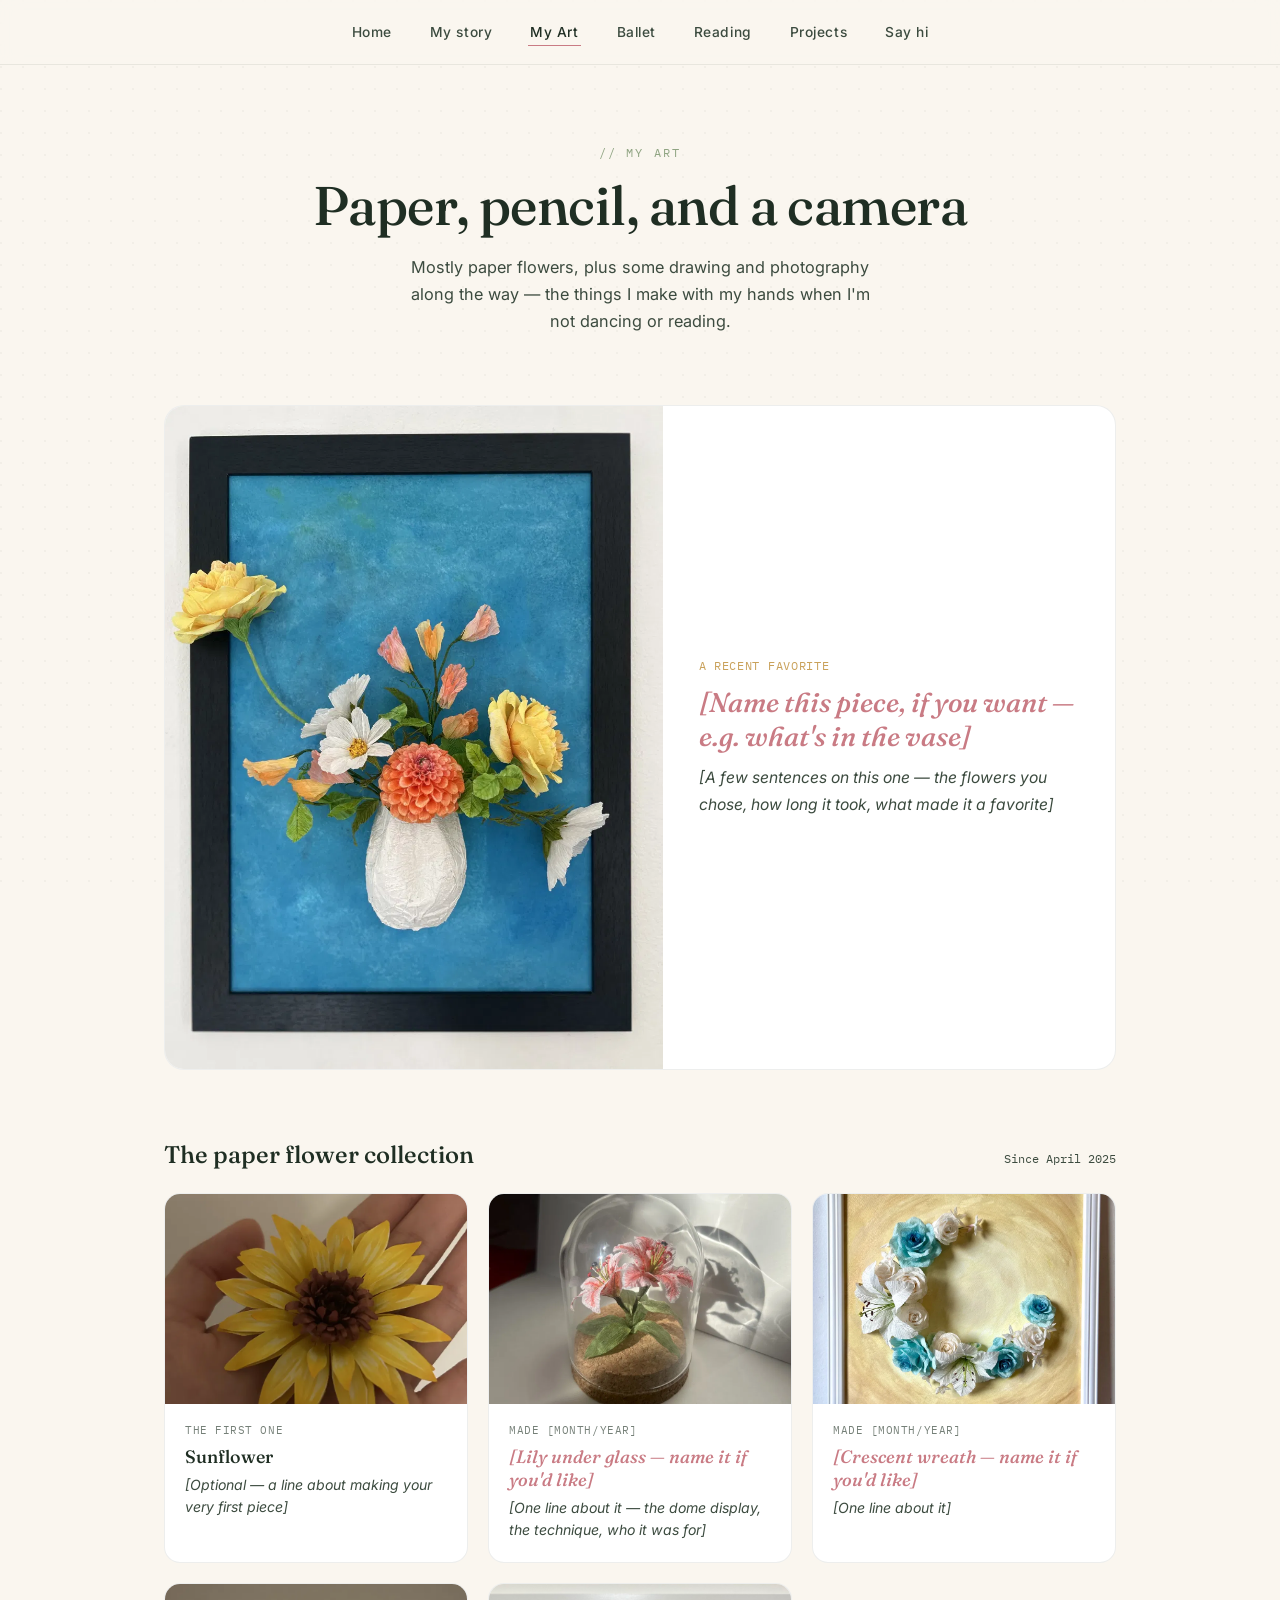
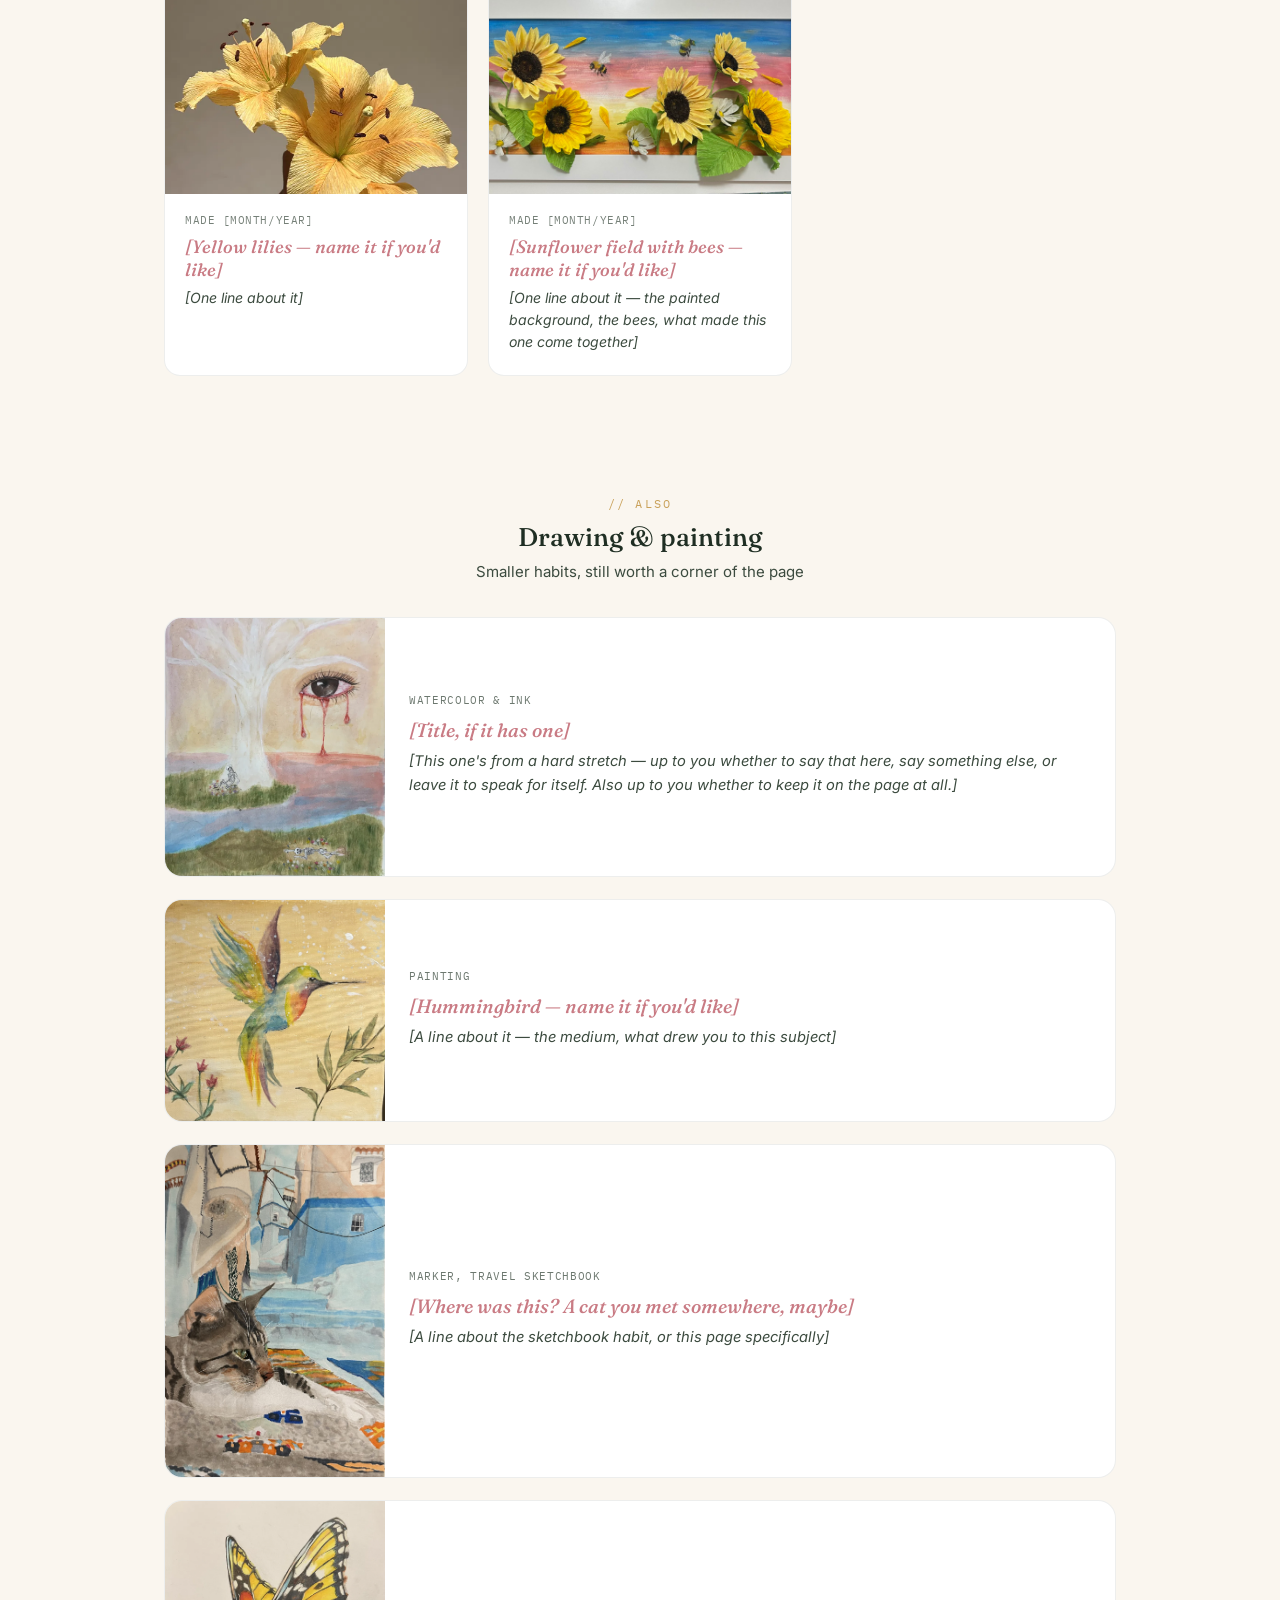
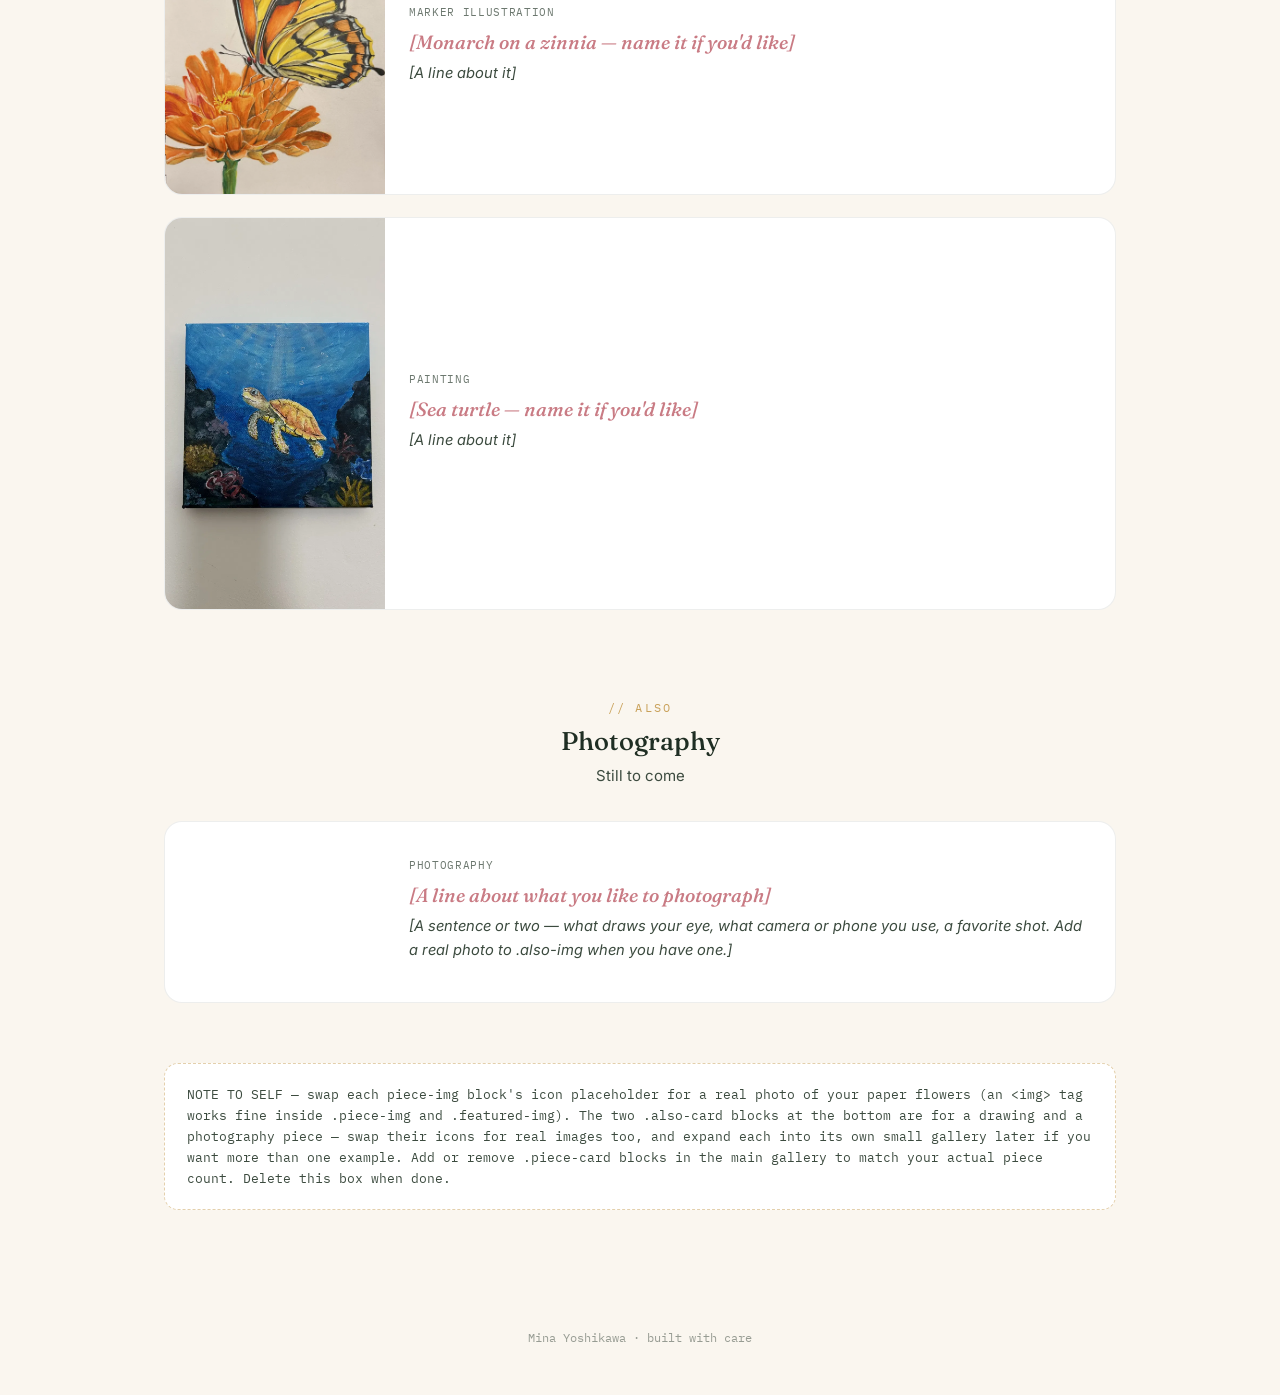
<file: homepage/art.html>
<!DOCTYPE html>
<html lang="en">
<head>
<meta charset="UTF-8">
<meta name="viewport" content="width=device-width, initial-scale=1.0">
<title>[Your Name] — My Art</title>
<link rel="preconnect" href="https://fonts.googleapis.com">
<link href="https://fonts.googleapis.com/css2?family=Fraunces:ital,opsz,wght@0,9..144,300;0,9..144,500;0,9..144,600;1,9..144,400&family=Inter:wght@400;500;600&family=IBM+Plex+Mono:wght@400;500&display=swap" rel="stylesheet">
<link rel="stylesheet" href="style.css">
<style>
  .eyebrow{color:var(--sage);}

  /* FEATURED PIECE */
  .featured{
    max-width:1000px;
    margin:50px auto 10px;
    padding:0 24px;
    position:relative;
    z-index:1;
  }

  .featured-card{
    display:grid;
    grid-template-columns:1.1fr 1fr;
    background:#fff;
    border-radius:20px;
    overflow:hidden;
    border:1px solid rgba(31,46,35,0.08);
  }

  .featured-img{
    background:linear-gradient(135deg, rgba(143,164,130,0.35), rgba(201,161,90,0.28));
    display:flex;
    align-items:center;
    justify-content:center;
    min-height:280px;
    position:relative;
  }

  .featured-img svg{width:56px;height:56px;stroke:var(--sage);opacity:0.7;}

  .img-tag{
    position:absolute;
    bottom:14px;
    left:14px;
    font-family:'IBM Plex Mono',monospace;
    font-size:0.68rem;
    letter-spacing:0.04em;
    background:rgba(255,255,255,0.85);
    padding:5px 10px;
    border-radius:20px;
    color:var(--ink-soft);
  }

  .featured-text{
    padding:40px 36px;
    display:flex;
    flex-direction:column;
    justify-content:center;
  }

  .featured-text .t-label{
    font-family:'IBM Plex Mono',monospace;
    font-size:0.72rem;
    letter-spacing:0.06em;
    text-transform:uppercase;
    color:var(--gold);
    margin-bottom:10px;
  }

  .featured-text h2{
    font-family:'Fraunces',serif;
    font-weight:500;
    font-size:1.7rem;
    margin-bottom:12px;
  }

  .featured-text p{
    font-size:0.98rem;
    line-height:1.7;
    color:var(--ink-soft);
  }

  .featured-img img,
  .piece-img img,
  .also-img img{
    width:100%;
    height:100%;
    object-fit:cover;
    display:block;
  }

  @media (max-width:720px){
    .featured-card{grid-template-columns:1fr;}
  }

  /* GALLERY GRID — paper flowers */
  .gallery-head{
    max-width:1000px;
    margin:70px auto 24px;
    padding:0 24px;
    display:flex;
    align-items:baseline;
    justify-content:space-between;
    position:relative;
    z-index:1;
  }

  .gallery-head h3{
    font-family:'Fraunces',serif;
    font-weight:500;
    font-size:1.5rem;
  }

  .gallery-head span{
    font-family:'IBM Plex Mono',monospace;
    font-size:0.76rem;
    color:var(--ink-soft);
  }

  .gallery{
    max-width:1000px;
    margin:0 auto;
    padding:0 24px 30px;
    display:grid;
    grid-template-columns:repeat(3,1fr);
    gap:20px;
    position:relative;
    z-index:1;
  }

  @media (max-width:820px){ .gallery{grid-template-columns:repeat(2,1fr);} }
  @media (max-width:560px){ .gallery{grid-template-columns:1fr;} }

  .piece-card{
    background:#fff;
    border-radius:16px;
    overflow:hidden;
    border:1px solid rgba(31,46,35,0.08);
    transition:transform 0.3s ease, box-shadow 0.3s ease;
  }

  .piece-card:hover{
    transform:translateY(-5px);
    box-shadow:0 14px 28px rgba(31,46,35,0.09);
  }

  .piece-img{
    height:210px;
    display:flex;
    align-items:center;
    justify-content:center;
    overflow:hidden;
  }

  .piece-img svg{width:32px;height:32px;opacity:0.6;}

  .piece-card:nth-child(1) .piece-img{background:rgba(201,123,132,0.18);}
  .piece-card:nth-child(1) .piece-img svg{stroke:var(--rose);}
  .piece-card:nth-child(2) .piece-img{background:rgba(143,164,130,0.2);}
  .piece-card:nth-child(2) .piece-img svg{stroke:var(--sage);}
  .piece-card:nth-child(3) .piece-img{background:rgba(201,161,90,0.2);}
  .piece-card:nth-child(3) .piece-img svg{stroke:var(--gold);}
  .piece-card:nth-child(4) .piece-img{background:rgba(31,46,35,0.08);}
  .piece-card:nth-child(4) .piece-img svg{stroke:var(--ink);}
  .piece-card:nth-child(5) .piece-img{background:rgba(201,123,132,0.18);}
  .piece-card:nth-child(5) .piece-img svg{stroke:var(--rose);}
  .piece-card:nth-child(6) .piece-img{background:rgba(143,164,130,0.2);}
  .piece-card:nth-child(6) .piece-img svg{stroke:var(--sage);}

  .piece-body{padding:18px 20px 22px;}

  .piece-body .b-label{
    font-family:'IBM Plex Mono',monospace;
    font-size:0.68rem;
    letter-spacing:0.05em;
    text-transform:uppercase;
    color:var(--ink-soft);
    opacity:0.7;
    margin-bottom:6px;
  }

  .piece-body h4{
    font-family:'Fraunces',serif;
    font-weight:500;
    font-size:1.12rem;
    margin-bottom:6px;
  }

  .piece-body p{
    font-size:0.88rem;
    line-height:1.55;
    color:var(--ink-soft);
  }

  /* ALSO SECTION — drawing + photography */
  .also-head{
    max-width:1000px;
    margin:90px auto 24px;
    padding:0 24px;
    text-align:center;
    position:relative;
    z-index:1;
  }

  .also-head p.eyebrow{margin-bottom:10px;color:var(--gold);}

  .also-head h3{
    font-family:'Fraunces',serif;
    font-weight:500;
    font-size:1.6rem;
    margin-bottom:8px;
  }

  .also-head span{
    font-size:0.94rem;
    color:var(--ink-soft);
  }

  .also-grid{
    max-width:1000px;
    margin:36px auto 0;
    padding:0 24px;
    display:grid;
    grid-template-columns:1fr;
    gap:22px;
    position:relative;
    z-index:1;
  }

  .also-card{
    background:#fff;
    border:1px solid rgba(31,46,35,0.08);
    border-radius:18px;
    overflow:hidden;
    display:grid;
    grid-template-columns:220px 1fr;
  }

  .also-img{
    min-height:180px;
    display:flex;
    align-items:center;
    justify-content:center;
    overflow:hidden;
  }

  .also-img svg{width:36px;height:36px;opacity:0.65;}

  @media (max-width:560px){
    .also-card{grid-template-columns:1fr;}
  }

  .also-body{padding:22px 24px 26px;display:flex;flex-direction:column;justify-content:center;}

  .also-body .t-label{
    font-family:'IBM Plex Mono',monospace;
    font-size:0.7rem;
    letter-spacing:0.06em;
    text-transform:uppercase;
    color:var(--ink-soft);
    opacity:0.75;
    margin-bottom:8px;
  }

  .also-body h4{
    font-family:'Fraunces',serif;
    font-weight:500;
    font-size:1.2rem;
    margin-bottom:8px;
  }

  .also-body p{
    font-size:0.92rem;
    line-height:1.6;
    color:var(--ink-soft);
  }

  /* NOTE BOX */
  .note{max-width:1000px;}
</style>
</head>
<body>

<nav>
  <a href="index.html">Home</a>
  <a href="story.html">My story</a>
  <a href="art.html" class="current">My Art</a>
  <a href="ballet.html">Ballet</a>
  <a href="reading.html">Reading</a>
  <a href="projects.html">Projects</a>
  <a href="say-hi.html">Say hi</a>
</nav>

<header class="page-head">
  <p class="eyebrow">// my art</p>
  <h1>Paper, pencil, and a camera</h1>
  <p class="page-sub">Mostly paper flowers, plus some drawing and photography along the way — the things I make with my hands when I'm not dancing or reading.</p>
</header>

<section class="featured">
  <div class="featured-card">
    <div class="featured-img">
      <img src="images/featured.png" alt="Framed paper flower arrangement in a vase, on a blue background">
    </div>
    <div class="featured-text">
      <p class="t-label">A recent favorite</p>
      <h2 class="placeholder">[Name this piece, if you want — e.g. what's in the vase]</h2>
      <p class="placeholder">[A few sentences on this one — the flowers you chose, how long it took, what made it a favorite]</p>
    </div>
  </div>
</section>

<div class="gallery-head">
  <h3>The paper flower collection</h3>
  <span>Since April 2025</span>
</div>

<div class="gallery">

  <div class="piece-card">
    <div class="piece-img"><img src="images/first-sunflower.png" alt="A yellow paper sunflower"></div>
    <div class="piece-body">
      <p class="b-label">The first one</p>
      <h4>Sunflower</h4>
      <p class="placeholder">[Optional — a line about making your very first piece]</p>
    </div>
  </div>

  <div class="piece-card">
    <div class="piece-img"><img src="images/small-lily.png" alt="A pink paper lily under a glass dome"></div>
    <div class="piece-body">
      <p class="b-label">made [month/year]</p>
      <h4 class="placeholder">[Lily under glass — name it if you'd like]</h4>
      <p class="placeholder">[One line about it — the dome display, the technique, who it was for]</p>
    </div>
  </div>

  <div class="piece-card">
    <div class="piece-img"><img src="images/moon.png" alt="A crescent wreath of teal and white paper roses in a frame"></div>
    <div class="piece-body">
      <p class="b-label">made [month/year]</p>
      <h4 class="placeholder">[Crescent wreath — name it if you'd like]</h4>
      <p class="placeholder">[One line about it]</p>
    </div>
  </div>

  <div class="piece-card">
    <div class="piece-img"><img src="images/lily.png" alt="Two large yellow paper lilies"></div>
    <div class="piece-body">
      <p class="b-label">made [month/year]</p>
      <h4 class="placeholder">[Yellow lilies — name it if you'd like]</h4>
      <p class="placeholder">[One line about it]</p>
    </div>
  </div>

  <div class="piece-card">
    <div class="piece-img"><img src="images/paper-flower-sunflower-field.jpg" alt="A framed piece with paper sunflowers and cosmos over a painted sunset sky with bees"></div>
    <div class="piece-body">
      <p class="b-label">made [month/year]</p>
      <h4 class="placeholder">[Sunflower field with bees — name it if you'd like]</h4>
      <p class="placeholder">[One line about it — the painted background, the bees, what made this one come together]</p>
    </div>
  </div>

</div>

<div class="also-head">
  <p class="eyebrow">// also</p>
  <h3>Drawing &amp; painting</h3>
  <span>Smaller habits, still worth a corner of the page</span>
</div>

<div class="also-grid">

  <div class="also-card">
    <div class="also-img"><img src="images/sorrow.png" alt="A watercolor and ink piece with a crying eye, a bare tree, and two figures in a landscape"></div>
    <div class="also-body">
      <p class="t-label">Watercolor &amp; ink</p>
      <h4 class="placeholder">[Title, if it has one]</h4>
      <p class="placeholder">[This one's from a hard stretch — up to you whether to say that here, say something else, or leave it to speak for itself. Also up to you whether to keep it on the page at all.]</p>
    </div>
  </div>

  <div class="also-card">
    <div class="also-img"><img src="images/bird.png" alt="A painted hummingbird among small red flowers"></div>
    <div class="also-body">
      <p class="t-label">Painting</p>
      <h4 class="placeholder">[Hummingbird — name it if you'd like]</h4>
      <p class="placeholder">[A line about it — the medium, what drew you to this subject]</p>
    </div>
  </div>

  <div class="also-card">
    <div class="also-img"><img src="images/cat.png" alt="A marker illustration of a cat resting against a colorful village backdrop, in a travel sketchbook"></div>
    <div class="also-body">
      <p class="t-label">Marker, travel sketchbook</p>
      <h4 class="placeholder">[Where was this? A cat you met somewhere, maybe]</h4>
      <p class="placeholder">[A line about the sketchbook habit, or this page specifically]</p>
    </div>
  </div>

  <div class="also-card">
    <div class="also-img"><img src="images/butterfly.png" alt="A detailed marker illustration of a monarch butterfly on an orange flower"></div>
    <div class="also-body">
      <p class="t-label">Marker illustration</p>
      <h4 class="placeholder">[Monarch on a zinnia — name it if you'd like]</h4>
      <p class="placeholder">[A line about it]</p>
    </div>
  </div>

  <div class="also-card">
    <div class="also-img"><img src="images/turtle.png" alt="An acrylic painting of a sea turtle swimming among coral"></div>
    <div class="also-body">
      <p class="t-label">Painting</p>
      <h4 class="placeholder">[Sea turtle — name it if you'd like]</h4>
      <p class="placeholder">[A line about it]</p>
    </div>
  </div>

</div>

<div class="also-head">
  <p class="eyebrow">// also</p>
  <h3>Photography</h3>
  <span>Still to come</span>
</div>

<div class="also-grid">
  <div class="also-card">
    <div class="also-img">
      <svg viewBox="0 0 24 24" fill="none" stroke-width="1.4" stroke-linecap="round" stroke-linejoin="round"><rect x="3" y="3" width="18" height="18" rx="2"></rect><circle cx="9" cy="9" r="2"></circle><path d="M21 15l-5-5L5 21"></path></svg>
    </div>
    <div class="also-body">
      <p class="t-label">Photography</p>
      <h4 class="placeholder">[A line about what you like to photograph]</h4>
      <p class="placeholder">[A sentence or two — what draws your eye, what camera or phone you use, a favorite shot. Add a real photo to .also-img when you have one.]</p>
    </div>
  </div>
</div>

<div class="note">
  <div class="note-box">
    NOTE TO SELF — swap each piece-img block's icon placeholder for a real photo of your paper flowers (an &lt;img&gt; tag works fine inside .piece-img and .featured-img). The two .also-card blocks at the bottom are for a drawing and a photography piece — swap their icons for real images too, and expand each into its own small gallery later if you want more than one example. Add or remove .piece-card blocks in the main gallery to match your actual piece count. Delete this box when done.
  </div>
</div>

<footer>Mina Yoshikawa · built with care</footer>

</body>
</html>
</file>
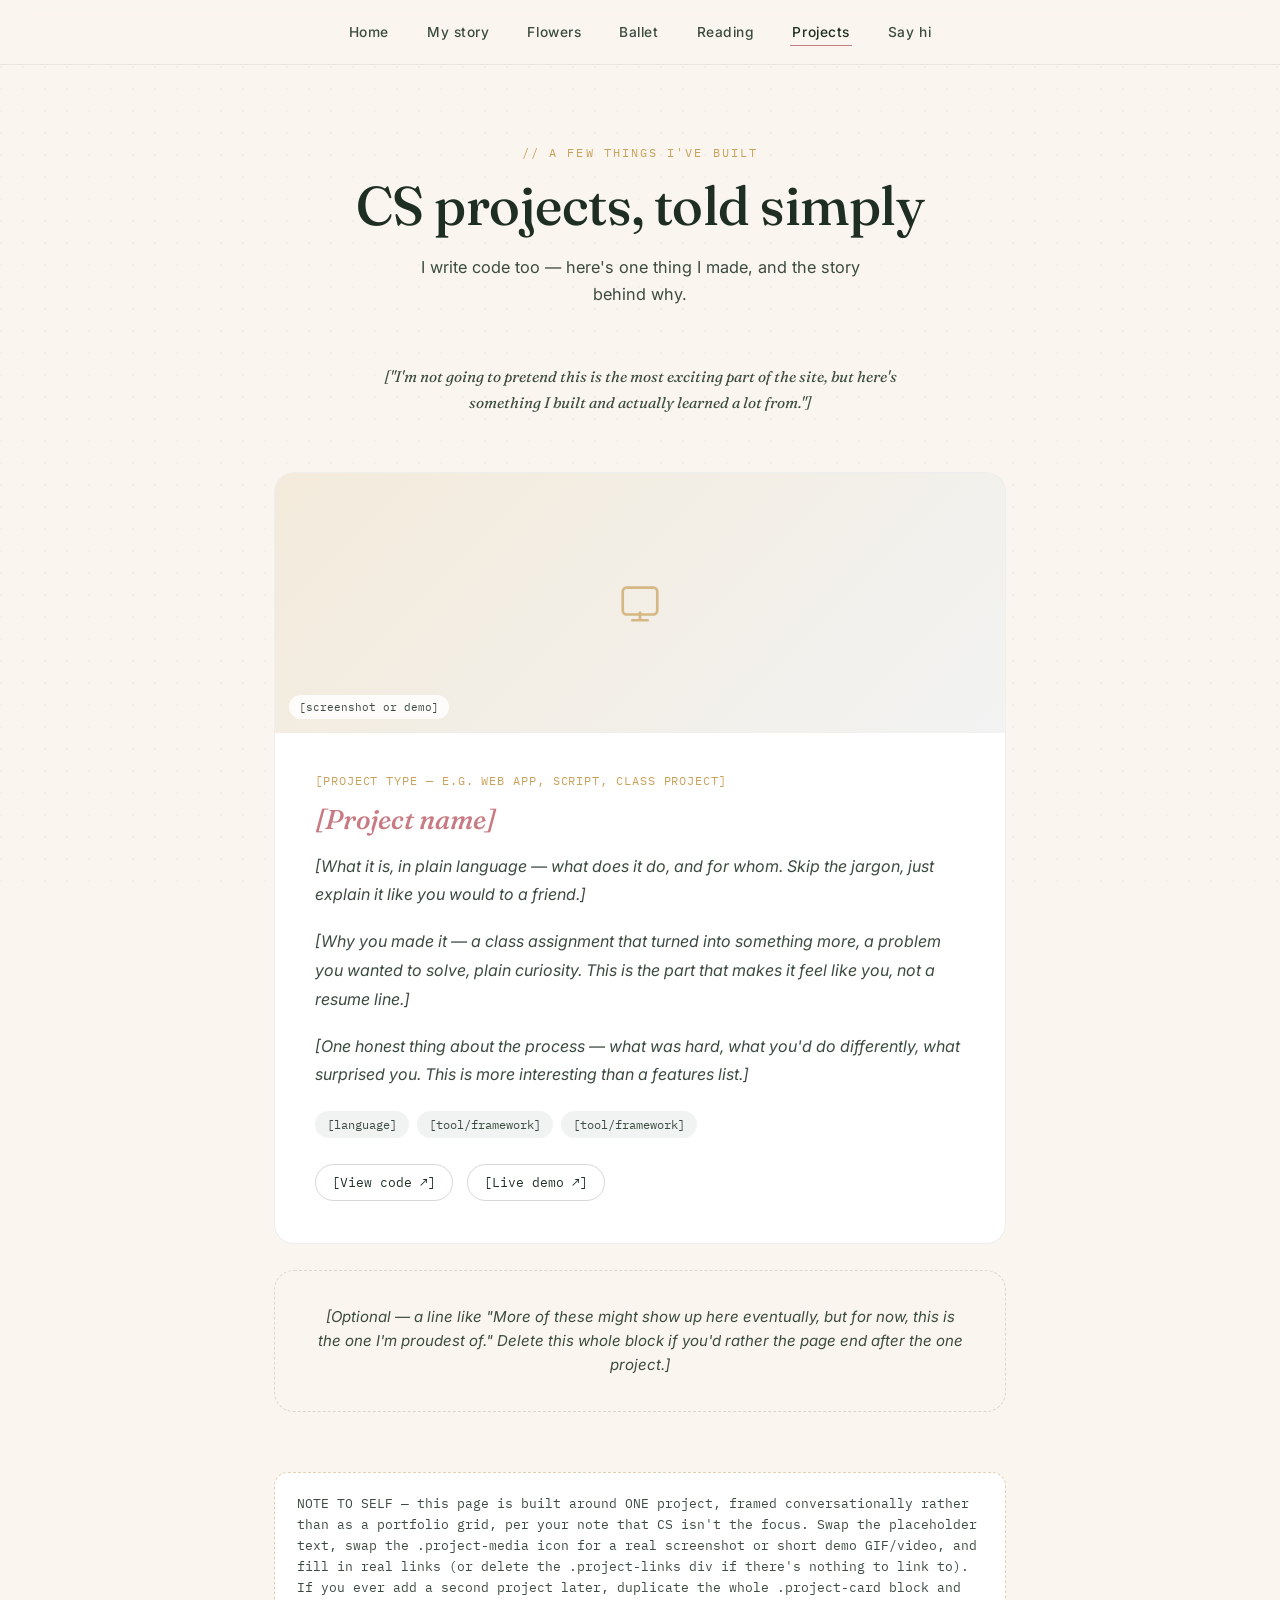
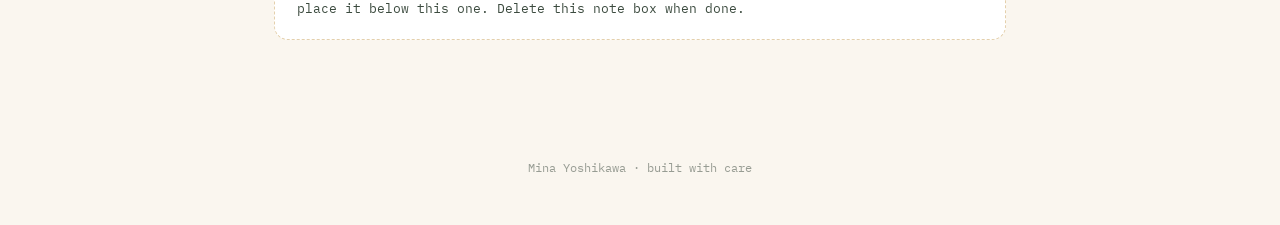
<file: homepage/projects.html>
<!DOCTYPE html>
<html lang="en">
<head>
<meta charset="UTF-8">
<meta name="viewport" content="width=device-width, initial-scale=1.0">
<title>[Your Name] — Projects</title>
<link rel="preconnect" href="https://fonts.googleapis.com">
<link href="https://fonts.googleapis.com/css2?family=Fraunces:ital,opsz,wght@0,9..144,300;0,9..144,500;0,9..144,600;1,9..144,400&family=Inter:wght@400;500;600&family=IBM+Plex+Mono:wght@400;500&display=swap" rel="stylesheet">
<link rel="stylesheet" href="style.css">
<style>
  .eyebrow{color:var(--gold);}
  .page-head{max-width:680px;}
  .page-sub{max-width:460px;}

  /* INTRO NOTE — the casual framing */
  .intro-line{
    max-width:600px;
    margin:36px auto 0;
    padding:0 24px;
    text-align:center;
    position:relative;
    z-index:1;
  }

  .intro-line p{
    font-size:0.96rem;
    line-height:1.7;
    color:var(--ink-soft);
    font-family:'Fraunces',serif;
    font-style:italic;
  }

  /* PROJECT CARD */
  .project-wrap{
    max-width:780px;
    margin:56px auto 0;
    padding:0 24px;
    position:relative;
    z-index:1;
  }

  .project-card{
    background:#fff;
    border:1px solid rgba(31,46,35,0.08);
    border-radius:20px;
    overflow:hidden;
  }

  .project-media{
    background:linear-gradient(135deg, rgba(201,161,90,0.22), rgba(31,46,35,0.06));
    min-height:260px;
    display:flex;
    align-items:center;
    justify-content:center;
    position:relative;
  }

  .project-media svg{width:46px;height:46px;stroke:var(--gold);opacity:0.7;}

  .media-tag{
    position:absolute;
    bottom:14px;
    left:14px;
    font-family:'IBM Plex Mono',monospace;
    font-size:0.68rem;
    background:rgba(255,255,255,0.85);
    padding:5px 10px;
    border-radius:20px;
    color:var(--ink-soft);
  }

  .project-body{
    padding:38px 40px 42px;
  }

  .project-body .t-label{
    font-family:'IBM Plex Mono',monospace;
    font-size:0.72rem;
    letter-spacing:0.08em;
    text-transform:uppercase;
    color:var(--gold);
    margin-bottom:10px;
  }

  .project-body h2{
    font-family:'Fraunces',serif;
    font-weight:500;
    font-size:1.7rem;
    margin-bottom:16px;
  }

  .project-body p{
    font-size:1rem;
    line-height:1.8;
    color:var(--ink-soft);
    margin-bottom:18px;
  }

  .project-body p:last-of-type{margin-bottom:0;}

  .tag-row{
    display:flex;
    flex-wrap:wrap;
    gap:8px;
    margin-top:22px;
  }

  .tag{
    font-family:'IBM Plex Mono',monospace;
    font-size:0.72rem;
    padding:6px 12px;
    border-radius:20px;
    background:rgba(31,46,35,0.06);
    color:var(--ink-soft);
  }

  .project-links{
    margin-top:26px;
    display:flex;
    gap:14px;
  }

  .project-links a{
    font-family:'IBM Plex Mono',monospace;
    font-size:0.8rem;
    padding:9px 16px;
    border-radius:20px;
    border:1px solid rgba(31,46,35,0.18);
    transition:background 0.25s ease, border-color 0.25s ease;
  }

  .project-links a:hover{
    background:var(--ink);
    color:var(--paper);
    border-color:var(--ink);
  }

  /* MORE SOON */
  .more-soon{
    max-width:780px;
    margin:26px auto 0;
    padding:0 24px;
    position:relative;
    z-index:1;
  }

  .more-card{
    border:1.5px dashed rgba(31,46,35,0.15);
    border-radius:20px;
    padding:34px 40px;
    text-align:center;
  }

  .more-card p{
    font-size:0.94rem;
    color:var(--ink-soft);
    line-height:1.6;
  }

  /* NOTE BOX */
  .note{max-width:780px;}
</style>
</head>
<body>

<nav>
  <a href="index.html">Home</a>
  <a href="story.html">My story</a>
  <a href="flowers.html">Flowers</a>
  <a href="ballet.html">Ballet</a>
  <a href="reading.html">Reading</a>
  <a href="projects.html" class="current">Projects</a>
  <a href="say-hi.html">Say hi</a>
</nav>

<header class="page-head">
  <p class="eyebrow">// a few things I've built</p>
  <h1>CS projects, told simply</h1>
  <p class="page-sub">I write code too — here's one thing I made, and the story behind why.</p>
</header>

<div class="intro-line">
  <p class="placeholder">["I'm not going to pretend this is the most exciting part of the site, but here's something I built and actually learned a lot from."]</p>
</div>

<section class="project-wrap">
  <div class="project-card">
    <div class="project-media">
      <svg viewBox="0 0 24 24" fill="none" stroke-width="1.4" stroke-linecap="round" stroke-linejoin="round"><rect x="3" y="4" width="18" height="14" rx="2"></rect><path d="M8 21h8M12 17v4"></path></svg>
      <span class="media-tag">[screenshot or demo]</span>
    </div>
    <div class="project-body">
      <p class="t-label">[Project type — e.g. web app, script, class project]</p>
      <h2 class="placeholder">[Project name]</h2>

      <p class="placeholder">[What it is, in plain language — what does it do, and for whom. Skip the jargon, just explain it like you would to a friend.]</p>

      <p class="placeholder">[Why you made it — a class assignment that turned into something more, a problem you wanted to solve, plain curiosity. This is the part that makes it feel like you, not a resume line.]</p>

      <p class="placeholder">[One honest thing about the process — what was hard, what you'd do differently, what surprised you. This is more interesting than a features list.]</p>

      <div class="tag-row">
        <span class="tag">[language]</span>
        <span class="tag">[tool/framework]</span>
        <span class="tag">[tool/framework]</span>
      </div>

      <div class="project-links">
        <a href="#">[View code ↗]</a>
        <a href="#">[Live demo ↗]</a>
      </div>
    </div>
  </div>
</section>

<div class="more-soon">
  <div class="more-card">
    <p class="placeholder">[Optional — a line like "More of these might show up here eventually, but for now, this is the one I'm proudest of." Delete this whole block if you'd rather the page end after the one project.]</p>
  </div>
</div>

<div class="note">
  <div class="note-box">
    NOTE TO SELF — this page is built around ONE project, framed conversationally rather than as a portfolio grid, per your note that CS isn't the focus. Swap the placeholder text, swap the .project-media icon for a real screenshot or short demo GIF/video, and fill in real links (or delete the .project-links div if there's nothing to link to). If you ever add a second project later, duplicate the whole .project-card block and place it below this one. Delete this note box when done.
  </div>
</div>

<footer>Mina Yoshikawa · built with care</footer>

</body>
</html>
</file>
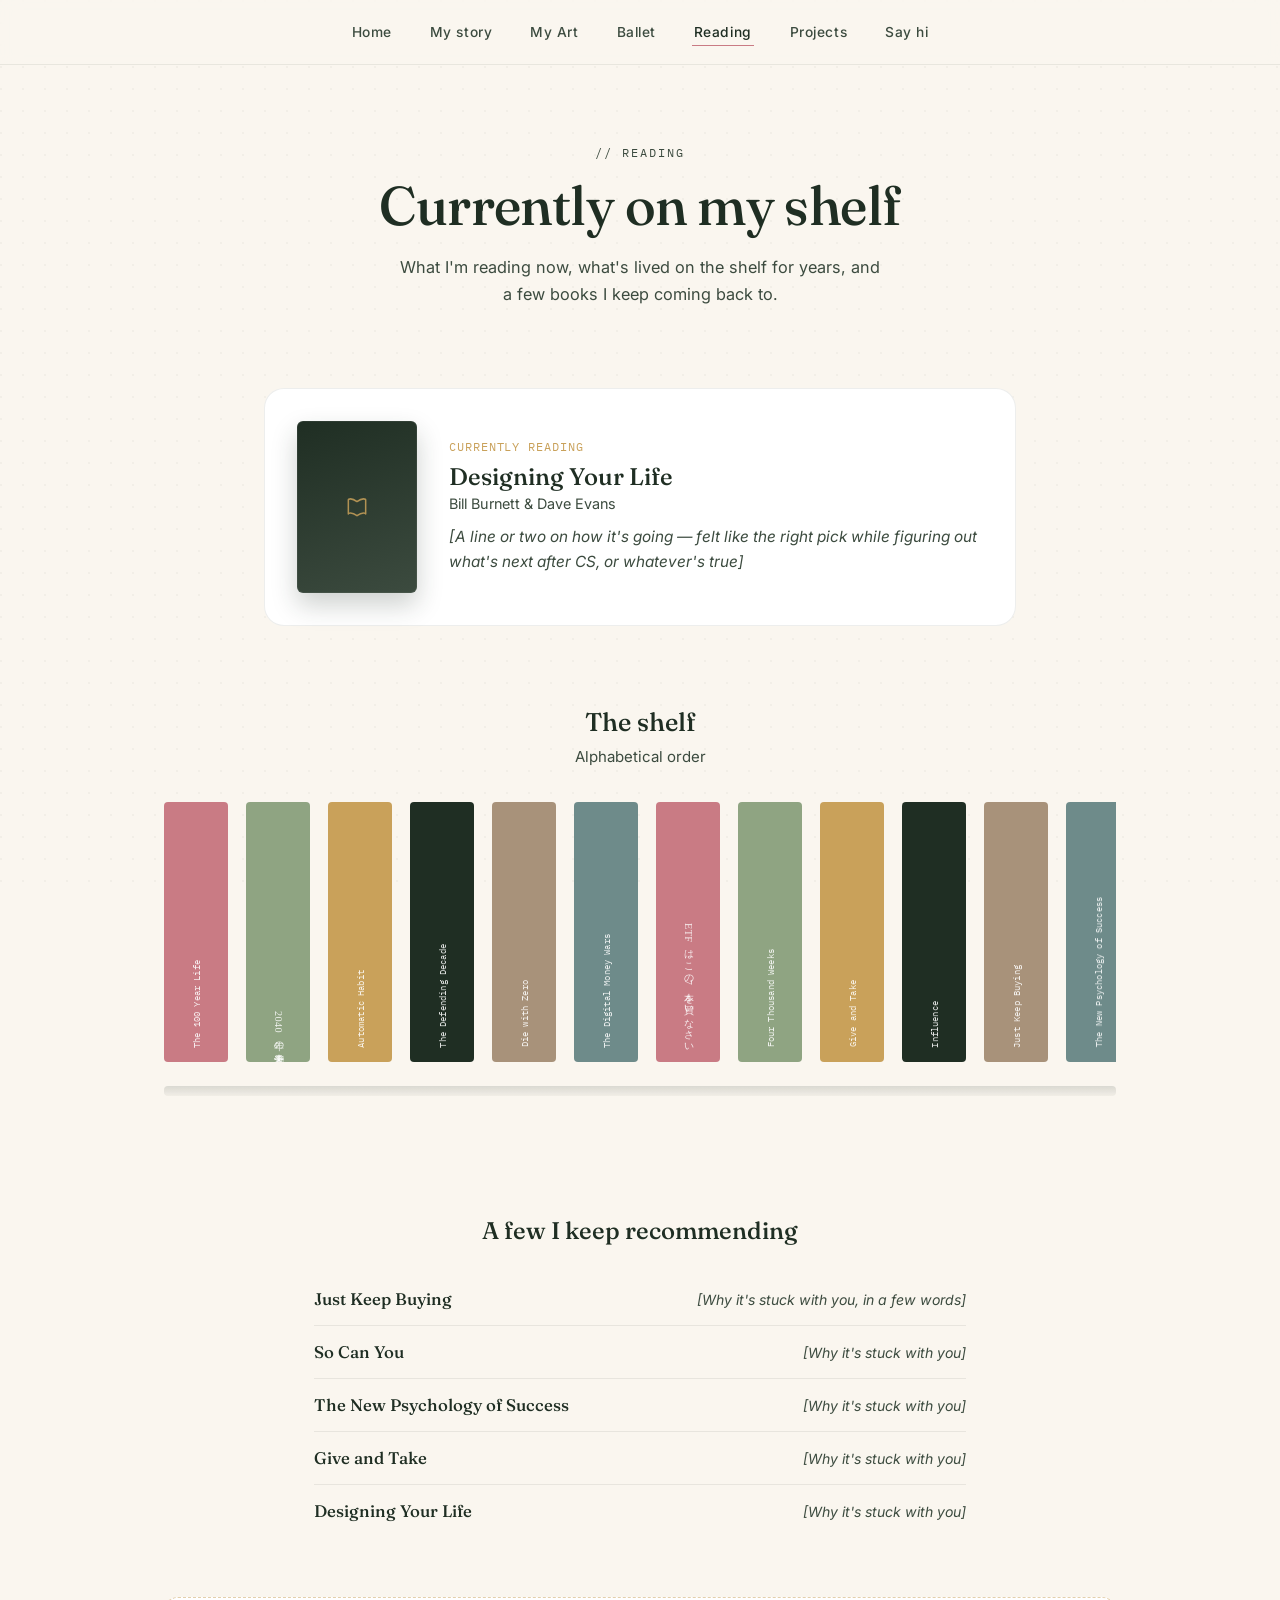
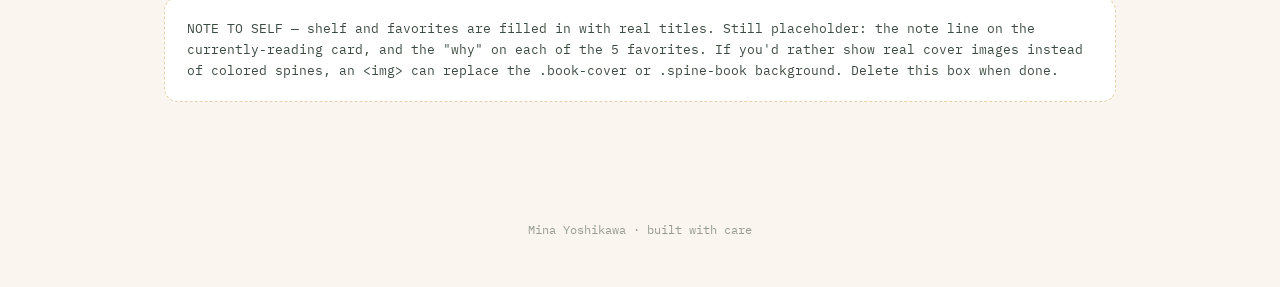
<file: homepage/reading.html>
<!DOCTYPE html>
<html lang="en">
<head>
<meta charset="UTF-8">
<meta name="viewport" content="width=device-width, initial-scale=1.0">
<title>[Your Name] — Reading</title>
<link rel="preconnect" href="https://fonts.googleapis.com">
<link href="https://fonts.googleapis.com/css2?family=Fraunces:ital,opsz,wght@0,9..144,300;0,9..144,500;0,9..144,600;1,9..144,400&family=Inter:wght@400;500;600&family=IBM+Plex+Mono:wght@400;500&display=swap" rel="stylesheet">
<link rel="stylesheet" href="style.css">
<style>
  .eyebrow{color:var(--ink-soft);}

  /* CURRENTLY READING */
  .current-read{
    max-width:800px;
    margin:60px auto 0;
    padding:0 24px;
    position:relative;
    z-index:1;
  }

  .current-card{
    display:flex;
    gap:32px;
    align-items:center;
    background:#fff;
    border:1px solid rgba(31,46,35,0.08);
    border-radius:20px;
    padding:32px;
  }

  .book-cover{
    flex:0 0 120px;
    height:172px;
    border-radius:6px;
    background:linear-gradient(160deg, var(--ink), var(--ink-soft));
    display:flex;
    align-items:center;
    justify-content:center;
    box-shadow:0 12px 26px rgba(31,46,35,0.22), inset 0 0 0 1px rgba(255,255,255,0.06);
    position:relative;
  }

  .book-cover svg{width:26px;height:26px;stroke:var(--gold);opacity:0.85;}

  .current-card .t-label{
    font-family:'IBM Plex Mono',monospace;
    font-size:0.72rem;
    letter-spacing:0.08em;
    text-transform:uppercase;
    color:var(--gold);
    margin-bottom:8px;
  }

  .current-card h2{
    font-family:'Fraunces',serif;
    font-weight:500;
    font-size:1.5rem;
    margin-bottom:4px;
  }

  .current-card .author{
    font-size:0.9rem;
    color:var(--ink-soft);
    margin-bottom:12px;
  }

  .current-card p.note-line{
    font-size:0.96rem;
    line-height:1.65;
    color:var(--ink-soft);
  }

  @media (max-width:560px){
    .current-card{flex-direction:column;text-align:center;}
  }

  /* SHELF */
  .shelf-head{
    max-width:1000px;
    margin:80px auto 8px;
    padding:0 24px;
    text-align:center;
    position:relative;
    z-index:1;
  }

  .shelf-head h3{
    font-family:'Fraunces',serif;
    font-weight:500;
    font-size:1.6rem;
    margin-bottom:8px;
  }

  .shelf-head span{
    font-size:0.94rem;
    color:var(--ink-soft);
  }

  .shelf{
    max-width:1000px;
    margin:36px auto 0;
    padding:0 24px 6px;
    position:relative;
    z-index:1;
  }

  .shelf-row{
    display:flex;
    gap:18px;
    overflow-x:auto;
    padding-bottom:24px;
    scrollbar-width:thin;
  }

  .shelf-row::after{
    content:"";
    position:relative;
    display:block;
    min-width:1px;
  }

  .shelf-row + .shelf-plank{
    height:10px;
    background:linear-gradient(to bottom, rgba(31,46,35,0.14), rgba(31,46,35,0.04));
    border-radius:4px;
    margin-bottom:44px;
  }

  .spine-book{
    flex:0 0 auto;
    width:64px;
    height:260px;
    border-radius:4px;
    display:flex;
    align-items:flex-end;
    justify-content:center;
    padding-bottom:14px;
    position:relative;
    transition:transform 0.25s ease;
    cursor:pointer;
    overflow:hidden;
  }

  .spine-book:hover{transform:translateY(-8px);}

  .spine-book span{
    font-family:'IBM Plex Mono',monospace;
    font-size:0.56rem;
    color:rgba(255,255,255,0.85);
    writing-mode:vertical-rl;
    transform:rotate(180deg);
    letter-spacing:0.02em;
  }

  /* Japanese titles read top-to-bottom naturally in vertical-rl —
     no rotation needed, and a font that actually has the glyphs */
  .spine-book span.jp{
    font-family:'Hiragino Mincho ProN','Yu Mincho',serif;
    font-size:0.64rem;
    transform:none;
    letter-spacing:0.04em;
  }

  .spine-book:nth-child(6n+1){background:var(--rose);}
  .spine-book:nth-child(6n+2){background:var(--sage);}
  .spine-book:nth-child(6n+3){background:var(--gold);}
  .spine-book:nth-child(6n+4){background:var(--ink);}
  .spine-book:nth-child(6n+5){background:#A8927A;}
  .spine-book:nth-child(6n+6){background:#6E8B8A;}

  /* BOOK DETAIL MODAL */
  .book-modal-overlay{
    position:fixed;
    inset:0;
    background:rgba(31,46,35,0.55);
    display:flex;
    align-items:center;
    justify-content:center;
    padding:24px;
    z-index:50;
    opacity:0;
    pointer-events:none;
    transition:opacity 0.25s ease;
  }

  .book-modal-overlay.open{
    opacity:1;
    pointer-events:auto;
  }

  .book-modal-card{
    background:var(--paper);
    border-radius:20px;
    padding:36px 34px;
    max-width:440px;
    width:100%;
    max-height:80vh;
    overflow-y:auto;
    position:relative;
    transform:scale(0.94) translateY(8px);
    transition:transform 0.25s ease;
    box-shadow:0 30px 60px rgba(31,46,35,0.3);
  }

  .book-modal-overlay.open .book-modal-card{
    transform:scale(1) translateY(0);
  }

  .book-modal-close{
    position:absolute;
    top:16px;
    right:16px;
    width:32px;
    height:32px;
    border-radius:50%;
    border:none;
    background:rgba(31,46,35,0.06);
    color:var(--ink);
    font-size:1.1rem;
    line-height:1;
    cursor:pointer;
    display:flex;
    align-items:center;
    justify-content:center;
    transition:background 0.2s ease;
  }

  .book-modal-close:hover{background:rgba(31,46,35,0.12);}

  .book-modal-label{
    font-family:'IBM Plex Mono',monospace;
    font-size:0.72rem;
    letter-spacing:0.1em;
    text-transform:uppercase;
    color:var(--gold);
    margin-bottom:10px;
  }

  #book-modal-title{
    font-family:'Fraunces',serif;
    font-weight:500;
    font-size:1.5rem;
    line-height:1.25;
    margin-bottom:22px;
    padding-right:20px;
  }

  .book-modal-section{margin-bottom:20px;}
  .book-modal-section:last-child{margin-bottom:0;}

  .book-modal-heading{
    font-family:'IBM Plex Mono',monospace;
    font-size:0.7rem;
    letter-spacing:0.06em;
    text-transform:uppercase;
    color:var(--sage);
    margin-bottom:6px;
  }

  .book-modal-section p:not(.book-modal-heading){
    font-size:0.98rem;
    line-height:1.65;
    color:var(--ink-soft);
  }

  /* FAVORITES LIST */
  .favorites{
    max-width:700px;
    margin:70px auto 0;
    padding:0 24px;
    position:relative;
    z-index:1;
  }

  .favorites-head{
    text-align:center;
    margin-bottom:28px;
  }

  .favorites-head h3{
    font-family:'Fraunces',serif;
    font-weight:500;
    font-size:1.5rem;
  }

  .fav-item{
    display:flex;
    justify-content:space-between;
    align-items:baseline;
    gap:16px;
    padding:16px 0;
    border-bottom:1px solid rgba(31,46,35,0.08);
  }

  .fav-item:last-child{border-bottom:none;}

  .fav-item .fav-title{
    font-family:'Fraunces',serif;
    font-size:1.05rem;
    font-weight:500;
  }

  .fav-item .fav-why{
    font-size:0.88rem;
    color:var(--ink-soft);
    text-align:right;
    flex:0 0 45%;
  }

  @media (max-width:560px){
    .fav-item{flex-direction:column;}
    .fav-item .fav-why{text-align:left;flex:none;}
  }

  /* NOTE BOX */
  .note{max-width:1000px;}
</style>
</head>
<body>

<nav>
  <a href="index.html">Home</a>
  <a href="story.html">My story</a>
  <a href="art.html">My Art</a>
  <a href="ballet.html">Ballet</a>
  <a href="reading.html" class="current">Reading</a>
  <a href="projects.html">Projects</a>
  <a href="say-hi.html">Say hi</a>
</nav>

<header class="page-head">
  <p class="eyebrow">// reading</p>
  <h1>Currently on my shelf</h1>
  <p class="page-sub">What I'm reading now, what's lived on the shelf for years, and a few books I keep coming back to.</p>
</header>

<section class="current-read">
  <div class="current-card">
    <div class="book-cover">
      <svg viewBox="0 0 24 24" fill="none" stroke-width="1.4" stroke-linecap="round" stroke-linejoin="round"><path d="M4 5.5C4 5 4.5 4.5 6 4.5c2 0 4 1 6 2.5 2-1.5 4-2.5 6-2.5 1.5 0 2 .5 2 1v13c0-.5-.5-1-2-1-2 0-4 1-6 2.5-2-1.5-4-2.5-6-2.5-1.5 0-2 .5-2 1z"></path></svg>
    </div>
    <div>
      <p class="t-label">Currently reading</p>
      <h2>Designing Your Life</h2>
      <p class="author">Bill Burnett &amp; Dave Evans</p>
      <p class="note-line placeholder">[A line or two on how it's going — felt like the right pick while figuring out what's next after CS, or whatever's true]</p>
    </div>
  </div>
</section>

<div class="shelf-head">
  <h3>The shelf</h3>
  <span>Alphabetical order</span>
</div>

<div class="shelf">
  <div class="shelf-row">
    <div class="spine-book" onclick="openBook('The 100 Year Life')" role="button" tabindex="0" onkeydown="if(event.key==='Enter'||event.key===' '){event.preventDefault();openBook('The 100 Year Life')}"><span>The 100 Year Life</span></div>
    <div class="spine-book" onclick="openBook('2040年の未来予測')" role="button" tabindex="0" onkeydown="if(event.key==='Enter'||event.key===' '){event.preventDefault();openBook('2040年の未来予測')}"><span class="jp">2040年の未来予測</span></div>
    <div class="spine-book" onclick="openBook('Automatic Habit')" role="button" tabindex="0" onkeydown="if(event.key==='Enter'||event.key===' '){event.preventDefault();openBook('Automatic Habit')}"><span>Automatic Habit</span></div>
    <div class="spine-book" onclick="openBook('The Defending Decade')" role="button" tabindex="0" onkeydown="if(event.key==='Enter'||event.key===' '){event.preventDefault();openBook('The Defending Decade')}"><span>The Defending Decade</span></div>
    <div class="spine-book" onclick="openBook('Die with Zero')" role="button" tabindex="0" onkeydown="if(event.key==='Enter'||event.key===' '){event.preventDefault();openBook('Die with Zero')}"><span>Die with Zero</span></div>
    <div class="spine-book" onclick="openBook('The Digital Money Wars')" role="button" tabindex="0" onkeydown="if(event.key==='Enter'||event.key===' '){event.preventDefault();openBook('The Digital Money Wars')}"><span>The Digital Money Wars</span></div>
    <div class="spine-book" onclick="openBook('ETFはこの7本を買いなさい')" role="button" tabindex="0" onkeydown="if(event.key==='Enter'||event.key===' '){event.preventDefault();openBook('ETFはこの7本を買いなさい')}"><span class="jp">ETFはこの7本を買いなさい</span></div>
    <div class="spine-book" onclick="openBook('Four Thousand Weeks')" role="button" tabindex="0" onkeydown="if(event.key==='Enter'||event.key===' '){event.preventDefault();openBook('Four Thousand Weeks')}"><span>Four Thousand Weeks</span></div>
    <div class="spine-book" onclick="openBook('Give and Take')" role="button" tabindex="0" onkeydown="if(event.key==='Enter'||event.key===' '){event.preventDefault();openBook('Give and Take')}"><span>Give and Take</span></div>
    <div class="spine-book" onclick="openBook('Influence')" role="button" tabindex="0" onkeydown="if(event.key==='Enter'||event.key===' '){event.preventDefault();openBook('Influence')}"><span>Influence</span></div>
    <div class="spine-book" onclick="openBook('Just Keep Buying')" role="button" tabindex="0" onkeydown="if(event.key==='Enter'||event.key===' '){event.preventDefault();openBook('Just Keep Buying')}"><span>Just Keep Buying</span></div>
    <div class="spine-book" onclick="openBook('The New Psychology of Success')" role="button" tabindex="0" onkeydown="if(event.key==='Enter'||event.key===' '){event.preventDefault();openBook('The New Psychology of Success')}"><span>The New Psychology of Success</span></div>
    <div class="spine-book" onclick="openBook('Psychology of Money')" role="button" tabindex="0" onkeydown="if(event.key==='Enter'||event.key===' '){event.preventDefault();openBook('Psychology of Money')}"><span>Psychology of Money</span></div>
    <div class="spine-book" onclick="openBook('Quiet')" role="button" tabindex="0" onkeydown="if(event.key==='Enter'||event.key===' '){event.preventDefault();openBook('Quiet')}"><span>Quiet</span></div>
    <div class="spine-book" onclick="openBook('So Can You')" role="button" tabindex="0" onkeydown="if(event.key==='Enter'||event.key===' '){event.preventDefault();openBook('So Can You')}"><span>So Can You</span></div>
    <div class="spine-book" onclick="openBook('一生リバウンドしないパレオダイエットの教科書')" role="button" tabindex="0" onkeydown="if(event.key==='Enter'||event.key===' '){event.preventDefault();openBook('一生リバウンドしないパレオダイエットの教科書')}"><span class="jp">一生リバウンドしないパレオダイエットの教科書</span></div>
    <div class="spine-book" onclick="openBook('科学的な適職')" role="button" tabindex="0" onkeydown="if(event.key==='Enter'||event.key===' '){event.preventDefault();openBook('科学的な適職')}"><span class="jp">科学的な適職</span></div>
    <div class="spine-book" onclick="openBook('神メンタル')" role="button" tabindex="0" onkeydown="if(event.key==='Enter'||event.key===' '){event.preventDefault();openBook('神メンタル')}"><span class="jp">神メンタル</span></div>
    <div class="spine-book" onclick="openBook('苦しかったときの話をしようか')" role="button" tabindex="0" onkeydown="if(event.key==='Enter'||event.key===' '){event.preventDefault();openBook('苦しかったときの話をしようか')}"><span class="jp">苦しかったときの話をしようか</span></div>
  </div>
  <div class="shelf-plank"></div>
</div>

<section class="favorites">
  <div class="favorites-head">
    <h3>A few I keep recommending</h3>
  </div>

  <div class="fav-item">
    <span class="fav-title">Just Keep Buying</span>
    <span class="fav-why placeholder">[Why it's stuck with you, in a few words]</span>
  </div>
  <div class="fav-item">
    <span class="fav-title">So Can You</span>
    <span class="fav-why placeholder">[Why it's stuck with you]</span>
  </div>
  <div class="fav-item">
    <span class="fav-title">The New Psychology of Success</span>
    <span class="fav-why placeholder">[Why it's stuck with you]</span>
  </div>
  <div class="fav-item">
    <span class="fav-title">Give and Take</span>
    <span class="fav-why placeholder">[Why it's stuck with you]</span>
  </div>
  <div class="fav-item">
    <span class="fav-title">Designing Your Life</span>
    <span class="fav-why placeholder">[Why it's stuck with you]</span>
  </div>
</section>

<div class="note">
  <div class="note-box">
    NOTE TO SELF — shelf and favorites are filled in with real titles. Still placeholder: the note line on the currently-reading card, and the "why" on each of the 5 favorites. If you'd rather show real cover images instead of colored spines, an &lt;img&gt; can replace the .book-cover or .spine-book background. Delete this box when done.
  </div>
</div>

<footer>Mina Yoshikawa · built with care</footer>

<div class="book-modal-overlay" id="book-modal" onclick="if(event.target===this)closeBookModal()">
  <div class="book-modal-card">
    <button class="book-modal-close" onclick="closeBookModal()" aria-label="Close">&times;</button>
    <p class="book-modal-label">From the shelf</p>
    <h3 id="book-modal-title"></h3>
    <div class="book-modal-section">
      <p class="book-modal-heading">The brief</p>
      <p id="book-modal-brief"></p>
    </div>
    <div class="book-modal-section">
      <p class="book-modal-heading">How it felt</p>
      <p id="book-modal-feeling"></p>
    </div>
  </div>
</div>

<script>
  // Fill in a real brief + feeling for each book below. Anything left as
  // the default placeholder will show generic filler text in the popup.
  const bookNotes = {
    "The 100 Year Life": { brief: "[What this book is about, in a sentence or two]", feeling: "[How it made you feel, or what you took from it]" },
    "2040年の未来予測": { brief: "[What this book is about, in a sentence or two]", feeling: "[How it made you feel, or what you took from it]" },
    "Automatic Habit": { brief: "[What this book is about, in a sentence or two]", feeling: "[How it made you feel, or what you took from it]" },
    "The Defending Decade": { brief: "[What this book is about, in a sentence or two]", feeling: "[How it made you feel, or what you took from it]" },
    "Die with Zero": { brief: "[What this book is about, in a sentence or two]", feeling: "[How it made you feel, or what you took from it]" },
    "The Digital Money Wars": { brief: "[What this book is about, in a sentence or two]", feeling: "[How it made you feel, or what you took from it]" },
    "ETFはこの7本を買いなさい": { brief: "[What this book is about, in a sentence or two]", feeling: "[How it made you feel, or what you took from it]" },
    "Four Thousand Weeks": { brief: "[What this book is about, in a sentence or two]", feeling: "[How it made you feel, or what you took from it]" },
    "Give and Take": { brief: "[What this book is about, in a sentence or two]", feeling: "[How it made you feel, or what you took from it]" },
    "Influence": { brief: "[What this book is about, in a sentence or two]", feeling: "[How it made you feel, or what you took from it]" },
    "Just Keep Buying": { brief: "[What this book is about, in a sentence or two]", feeling: "[How it made you feel, or what you took from it]" },
    "The New Psychology of Success": { brief: "[What this book is about, in a sentence or two]", feeling: "[How it made you feel, or what you took from it]" },
    "Psychology of Money": { brief: "[What this book is about, in a sentence or two]", feeling: "[How it made you feel, or what you took from it]" },
    "Quiet": { brief: "[What this book is about, in a sentence or two]", feeling: "[How it made you feel, or what you took from it]" },
    "So Can You": { brief: "[What this book is about, in a sentence or two]", feeling: "[How it made you feel, or what you took from it]" },
    "一生リバウンドしないパレオダイエットの教科書": { brief: "[What this book is about, in a sentence or two]", feeling: "[How it made you feel, or what you took from it]" },
    "科学的な適職": { brief: "[What this book is about, in a sentence or two]", feeling: "[How it made you feel, or what you took from it]" },
    "神メンタル": { brief: "[What this book is about, in a sentence or two]", feeling: "[How it made you feel, or what you took from it]" },
    "苦しかったときの話をしようか": { brief: "[What this book is about, in a sentence or two]", feeling: "[How it made you feel, or what you took from it]" }
  };

  function openBook(title) {
    const data = bookNotes[title] || { brief: "[Add a note for this one]", feeling: "[Add a note for this one]" };
    document.getElementById('book-modal-title').textContent = title;
    document.getElementById('book-modal-brief').textContent = data.brief;
    document.getElementById('book-modal-feeling').textContent = data.feeling;
    document.getElementById('book-modal').classList.add('open');
  }

  function closeBookModal() {
    document.getElementById('book-modal').classList.remove('open');
  }

  document.addEventListener('keydown', function(e) {
    if (e.key === 'Escape') closeBookModal();
  });
</script>

</body>
</html>
</file>
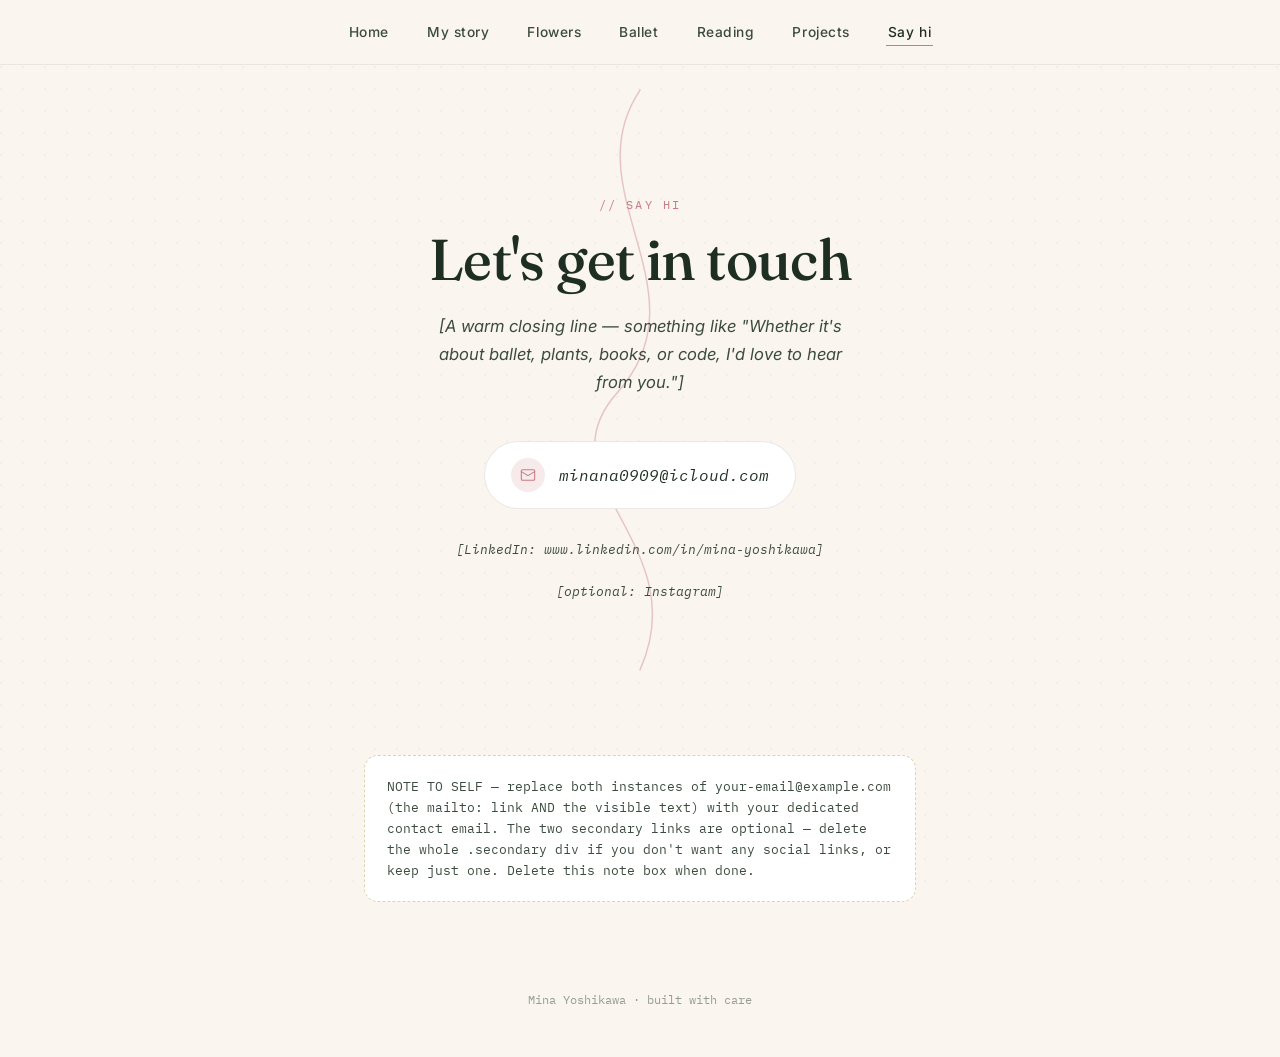
<file: homepage/say-hi.html>
<!DOCTYPE html>
<html lang="en">
<head>
<meta charset="UTF-8">
<meta name="viewport" content="width=device-width, initial-scale=1.0">
<title>[Your Name] — Say Hi</title>
<link rel="preconnect" href="https://fonts.googleapis.com">
<link href="https://fonts.googleapis.com/css2?family=Fraunces:ital,opsz,wght@0,9..144,300;0,9..144,500;0,9..144,600;1,9..144,400&family=Inter:wght@400;500;600&family=IBM+Plex+Mono:wght@400;500&display=swap" rel="stylesheet">
<link rel="stylesheet" href="style.css">
<style>
  body{min-height:100vh;}

  /* MAIN */
  main{
    max-width:600px;
    margin:0 auto;
    padding:100px 24px 60px;
    text-align:center;
    position:relative;
    z-index:1;
    min-height:70vh;
    display:flex;
    flex-direction:column;
    justify-content:center;
  }

  .stem-svg{
    position:absolute;
    top:0; left:50%;
    transform:translateX(-50%);
    width:340px;
    height:100%;
    z-index:0;
    pointer-events:none;
    opacity:0.4;
  }

  .stem-path{
    fill:none;
    stroke:var(--rose);
    stroke-width:1.3;
    stroke-linecap:round;
    stroke-dasharray:900;
    stroke-dashoffset:900;
    animation:draw 2s ease forwards 0.2s;
  }

  @keyframes draw{ to { stroke-dashoffset:0; } }

  .eyebrow{position:relative;z-index:1;}

  h1{
    font-family:'Fraunces',serif;
    font-weight:500;
    font-size:clamp(2.4rem,6vw,3.6rem);
    line-height:1.1;
    letter-spacing:-0.01em;
    position:relative;
    z-index:1;
  }

  .lead{
    max-width:440px;
    margin:20px auto 0;
    font-size:1.04rem;
    line-height:1.7;
    color:var(--ink-soft);
    position:relative;
    z-index:1;
  }

  /* EMAIL CARD */
  .email-card{
    margin:44px auto 0;
    display:inline-flex;
    align-items:center;
    gap:14px;
    background:#fff;
    border:1px solid rgba(31,46,35,0.1);
    border-radius:100px;
    padding:16px 26px;
    position:relative;
    z-index:1;
    transition:transform 0.3s ease, box-shadow 0.3s ease;
  }

  .email-card:hover{
    transform:translateY(-3px);
    box-shadow:0 14px 30px rgba(31,46,35,0.1);
  }

  .email-card .icon{
    width:34px;height:34px;
    border-radius:50%;
    background:rgba(201,123,132,0.16);
    display:flex;align-items:center;justify-content:center;
    flex-shrink:0;
  }

  .email-card .icon svg{width:16px;height:16px;stroke:var(--rose);}

  .email-card span{
    font-family:'IBM Plex Mono',monospace;
    font-size:0.98rem;
    color:var(--ink);
  }

  /* SECONDARY LINKS */
  .secondary{
    margin-top:32px;
    display:flex;
    justify-content:center;
    gap:22px;
    flex-wrap:wrap;
    position:relative;
    z-index:1;
  }

  .secondary a{
    font-family:'IBM Plex Mono',monospace;
    font-size:0.82rem;
    color:var(--ink-soft);
    padding-bottom:2px;
    border-bottom:1px solid transparent;
    transition:border-color 0.25s ease, color 0.25s ease;
  }

  .secondary a:hover{
    color:var(--ink);
    border-color:var(--sage);
  }

  /* NOTE BOX */
  .note{
    max-width:600px;
    margin:60px auto 0;
    padding:0 24px 90px;
    position:relative;
    z-index:1;
  }

  footer{padding:0 24px 50px;} /* tighter than shared default; note box above already adds spacing */

  @media (prefers-reduced-motion: reduce){
    .stem-path{animation:none;stroke-dashoffset:0;}
  }
</style>
</head>
<body>

<nav>
  <a href="index.html">Home</a>
  <a href="story.html">My story</a>
  <a href="flowers.html">Flowers</a>
  <a href="ballet.html">Ballet</a>
  <a href="reading.html">Reading</a>
  <a href="projects.html">Projects</a>
  <a href="say-hi.html" class="current">Say hi</a>
</nav>

<main>
  <svg class="stem-svg" viewBox="0 0 300 500" preserveAspectRatio="none">
    <path class="stem-path" d="M 150 20 C 90 100, 210 180, 130 260 C 60 330, 200 380, 150 480" />
  </svg>

  <p class="eyebrow">// say hi</p>
  <h1>Let's get in touch</h1>
  <p class="lead placeholder">[A warm closing line — something like "Whether it's about ballet, plants, books, or code, I'd love to hear from you."]</p>

  <a class="email-card" href="mailto:minana0909@icloud.com">
    <span class="icon">
      <svg viewBox="0 0 24 24" fill="none" stroke-width="1.6" stroke-linecap="round" stroke-linejoin="round"><rect x="2" y="4" width="20" height="16" rx="2"></rect><path d="M2 7l10 6 10-6"></path></svg>
    </span>
    <span class="placeholder">minana0909@icloud.com</span>
  </a>

  <div class="secondary">
    <a href="#" class="placeholder">[LinkedIn: www.linkedin.com/in/mina-yoshikawa]</a>
    <a href="#" class="placeholder">[optional: Instagram]</a>
  </div>
</main>

<div class="note">
  <div class="note-box">
    NOTE TO SELF — replace both instances of your-email@example.com (the mailto: link AND the visible text) with your dedicated contact email. The two secondary links are optional — delete the whole .secondary div if you don't want any social links, or keep just one. Delete this note box when done.
  </div>
</div>

<footer>Mina Yoshikawa · built with care</footer>

</body>
</html>
</file>
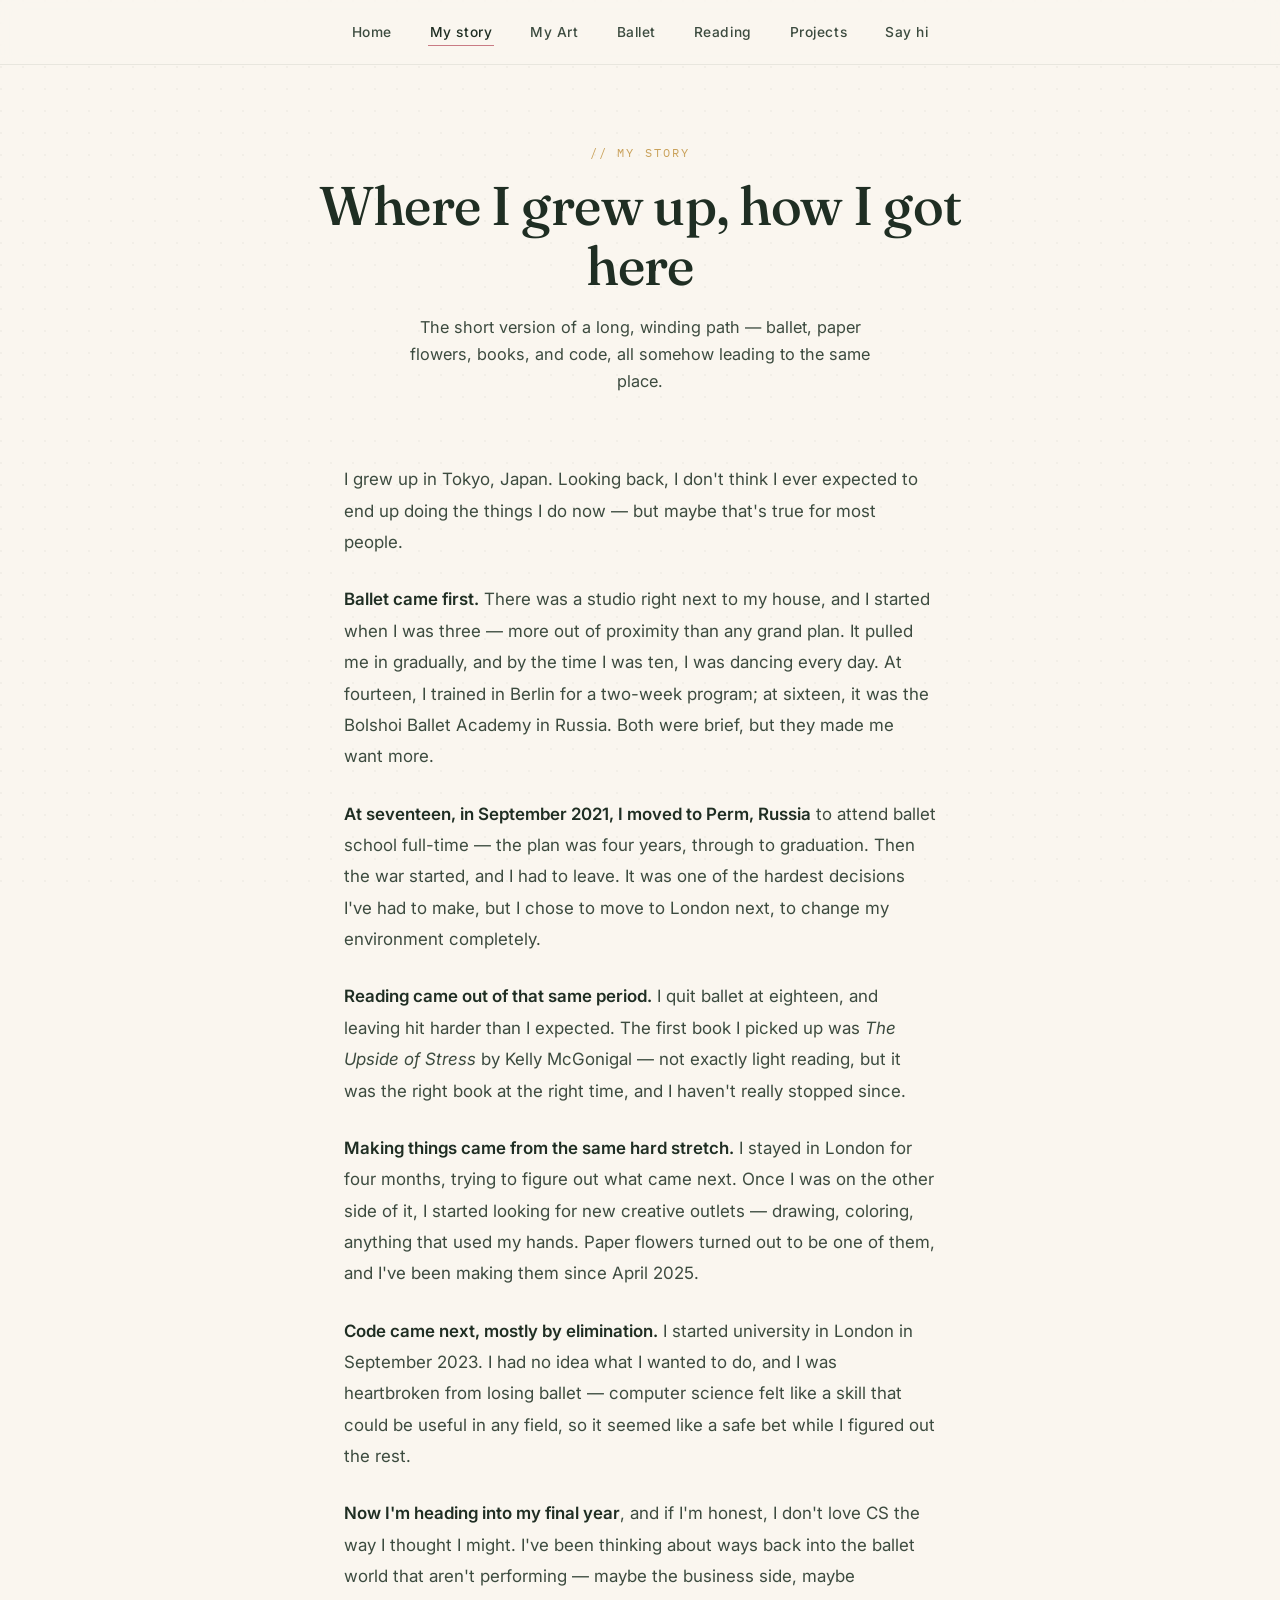
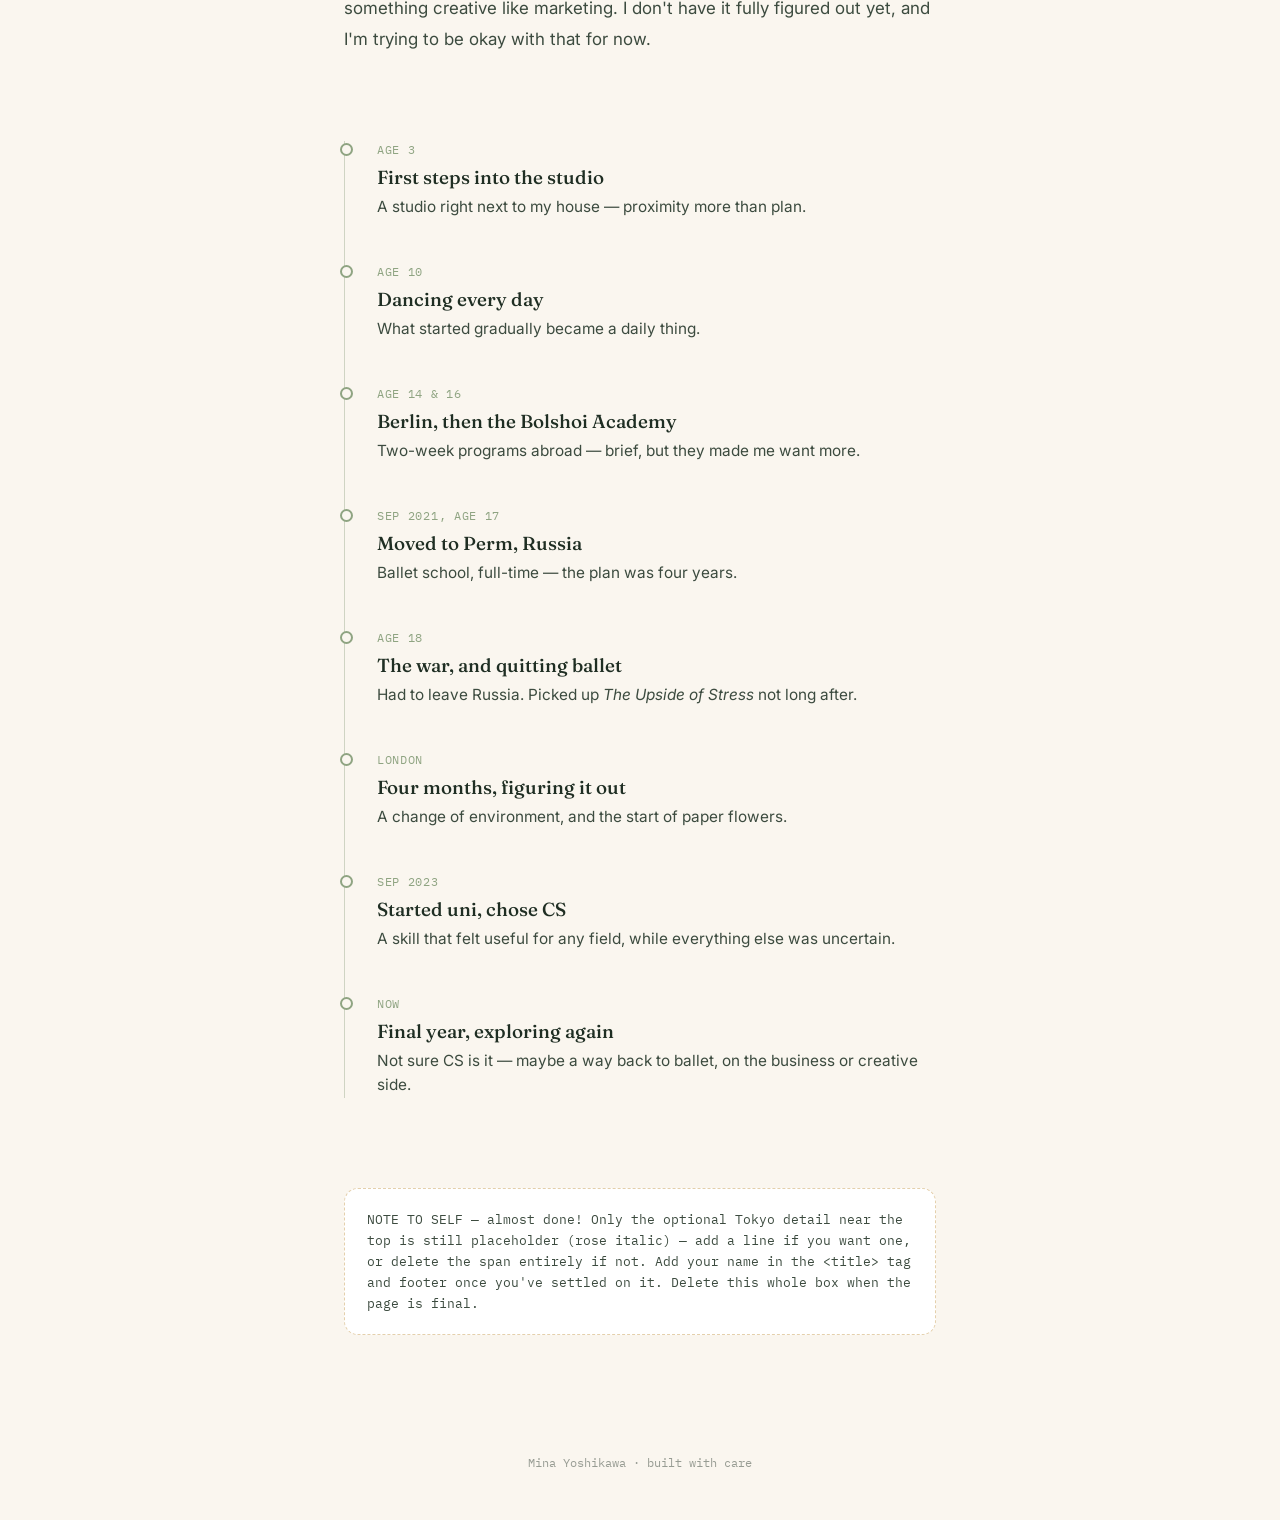
<file: homepage/story.html>
<!DOCTYPE html>
<html lang="en">
<head>
<meta charset="UTF-8">
<meta name="viewport" content="width=device-width, initial-scale=1.0">
<title>[Your Name] — My Story</title>
<link rel="preconnect" href="https://fonts.googleapis.com">
<link href="https://fonts.googleapis.com/css2?family=Fraunces:ital,opsz,wght@0,9..144,300;0,9..144,500;0,9..144,600;1,9..144,400&family=Inter:wght@400;500;600&family=IBM+Plex+Mono:wght@400;500&display=swap" rel="stylesheet">
<link rel="stylesheet" href="style.css">
<style>
  .eyebrow{color:var(--gold);}

  /* STORY BODY */
  .story-wrap{
    max-width:640px;
    margin:0 auto;
    padding:50px 24px 40px;
    position:relative;
    z-index:1;
  }

  .story-wrap p{
    font-size:1.06rem;
    line-height:1.85;
    color:var(--ink-soft);
    margin-bottom:26px;
  }

  .story-wrap p strong{
    color:var(--ink);
    font-weight:600;
  }

  /* TIMELINE */
  .timeline{
    max-width:640px;
    margin:20px auto 90px;
    padding:0 24px;
    position:relative;
    z-index:1;
  }

  .timeline-line{
    position:relative;
    padding-left:32px;
    border-left:1.5px solid rgba(143,164,130,0.4);
  }

  .t-item{
    position:relative;
    padding-bottom:44px;
  }

  .t-item:last-child{padding-bottom:0;}

  .t-item::before{
    content:"";
    position:absolute;
    left:-37.5px;
    top:2px;
    width:9px;
    height:9px;
    border-radius:50%;
    background:var(--paper);
    border:2px solid var(--sage);
  }

  .t-item .t-label{
    font-family:'IBM Plex Mono',monospace;
    font-size:0.72rem;
    letter-spacing:0.06em;
    text-transform:uppercase;
    color:var(--sage);
    margin-bottom:6px;
  }

  .t-item h4{
    font-family:'Fraunces',serif;
    font-weight:500;
    font-size:1.18rem;
    margin-bottom:6px;
  }

  .t-item p{
    font-size:0.96rem;
    line-height:1.6;
    color:var(--ink-soft);
  }

  /* NOTE BOX */
  .note{max-width:640px;}
</style>
</head>
<body>

<nav>
  <a href="index.html">Home</a>
  <a href="story.html" class="current">My story</a>
  <a href="art.html">My Art</a>
  <a href="ballet.html">Ballet</a>
  <a href="reading.html">Reading</a>
  <a href="projects.html">Projects</a>
  <a href="say-hi.html">Say hi</a>
</nav>

<header class="page-head">
  <p class="eyebrow">// my story</p>
  <h1>Where I grew up, how I got here</h1>
  <p class="page-sub">The short version of a long, winding path — ballet, paper flowers, books, and code, all somehow leading to the same place.</p>
</header>

<div class="story-wrap">
  <p>I grew up in Tokyo, Japan. Looking back, I don't think I ever expected to end up doing the things I do now — but maybe that's true for most people.</p>

  <p><strong>Ballet came first.</strong> There was a studio right next to my house, and I started when I was three — more out of proximity than any grand plan. It pulled me in gradually, and by the time I was ten, I was dancing every day. At fourteen, I trained in Berlin for a two-week program; at sixteen, it was the Bolshoi Ballet Academy in Russia. Both were brief, but they made me want more.</p>

  <p><strong>At seventeen, in September 2021, I moved to Perm, Russia</strong> to attend ballet school full-time — the plan was four years, through to graduation. Then the war started, and I had to leave. It was one of the hardest decisions I've had to make, but I chose to move to London next, to change my environment completely.</p>

  <p><strong>Reading came out of that same period.</strong> I quit ballet at eighteen, and leaving hit harder than I expected. The first book I picked up was <em>The Upside of Stress</em> by Kelly McGonigal — not exactly light reading, but it was the right book at the right time, and I haven't really stopped since.</p>

  <p><strong>Making things came from the same hard stretch.</strong> I stayed in London for four months, trying to figure out what came next. Once I was on the other side of it, I started looking for new creative outlets — drawing, coloring, anything that used my hands. Paper flowers turned out to be one of them, and I've been making them since April 2025.</p>

  <p><strong>Code came next, mostly by elimination.</strong> I started university in London in September 2023. I had no idea what I wanted to do, and I was heartbroken from losing ballet — computer science felt like a skill that could be useful in any field, so it seemed like a safe bet while I figured out the rest.</p>

  <p><strong>Now I'm heading into my final year</strong>, and if I'm honest, I don't love CS the way I thought I might. I've been thinking about ways back into the ballet world that aren't performing — maybe the business side, maybe something creative like marketing. I don't have it fully figured out yet, and I'm trying to be okay with that for now.</p>
</div>

<div class="timeline">
  <div class="timeline-line">
    <div class="t-item">
      <p class="t-label">Age 3</p>
      <h4>First steps into the studio</h4>
      <p>A studio right next to my house — proximity more than plan.</p>
    </div>
    <div class="t-item">
      <p class="t-label">Age 10</p>
      <h4>Dancing every day</h4>
      <p>What started gradually became a daily thing.</p>
    </div>
    <div class="t-item">
      <p class="t-label">Age 14 &amp; 16</p>
      <h4>Berlin, then the Bolshoi Academy</h4>
      <p>Two-week programs abroad — brief, but they made me want more.</p>
    </div>
    <div class="t-item">
      <p class="t-label">Sep 2021, age 17</p>
      <h4>Moved to Perm, Russia</h4>
      <p>Ballet school, full-time — the plan was four years.</p>
    </div>
    <div class="t-item">
      <p class="t-label">Age 18</p>
      <h4>The war, and quitting ballet</h4>
      <p>Had to leave Russia. Picked up <em>The Upside of Stress</em> not long after.</p>
    </div>
    <div class="t-item">
      <p class="t-label">London</p>
      <h4>Four months, figuring it out</h4>
      <p>A change of environment, and the start of paper flowers.</p>
    </div>
    <div class="t-item">
      <p class="t-label">Sep 2023</p>
      <h4>Started uni, chose CS</h4>
      <p>A skill that felt useful for any field, while everything else was uncertain.</p>
    </div>
    <div class="t-item">
      <p class="t-label">Now</p>
      <h4>Final year, exploring again</h4>
      <p>Not sure CS is it — maybe a way back to ballet, on the business or creative side.</p>
    </div>
  </div>
</div>

<div class="note">
  <div class="note-box">
    NOTE TO SELF — almost done! Only the optional Tokyo detail near the top is still placeholder (rose italic) — add a line if you want one, or delete the span entirely if not. Add your name in the &lt;title&gt; tag and footer once you've settled on it. Delete this whole box when the page is final.
  </div>
</div>

<footer>Mina Yoshikawa · built with care</footer>

</body>
</html>
</file>
<file: style.css>
/* ============================================
   Shared stylesheet — used by every page.
   Page-specific styles stay in each file's own
   <style> block, loaded after this one.
   ============================================ */

:root{
  --ink:#1F2E23;
  --paper:#FAF6EF;
  --rose:#C97B84;
  --sage:#8FA482;
  --gold:#C9A15A;
  --ink-soft:#3C4B3F;
}

*{margin:0;padding:0;box-sizing:border-box;}

html{scroll-behavior:smooth;}

body{
  background:var(--paper);
  color:var(--ink);
  font-family:'Inter',sans-serif;
  -webkit-font-smoothing:antialiased;
  overflow-x:hidden;
}

/* subtle paper texture, used on every page */
body::before{
  content:"";
  position:fixed;
  inset:0;
  background-image:radial-gradient(circle at 1px 1px, rgba(31,46,35,0.035) 1px, transparent 0);
  background-size:22px 22px;
  pointer-events:none;
  z-index:0;
}

a{color:inherit;text-decoration:none;}

/* NAV — identical on every page */
nav{
  position:sticky;
  top:0;
  z-index:20;
  display:flex;
  align-items:center;
  justify-content:center;
  gap:clamp(14px,3vw,34px);
  padding:20px 24px;
  background:rgba(250,246,239,0.86);
  backdrop-filter:blur(10px);
  border-bottom:1px solid rgba(31,46,35,0.08);
  flex-wrap:wrap;
}

nav a{
  font-size:0.86rem;
  letter-spacing:0.04em;
  font-weight:500;
  color:var(--ink-soft);
  position:relative;
  padding:4px 2px;
  transition:color 0.25s ease;
}

nav a.current{color:var(--ink);}

nav a::after{
  content:"";
  position:absolute;
  left:0; right:0; bottom:-2px;
  height:1px;
  background:var(--rose);
  transform:scaleX(0);
  transform-origin:left;
  transition:transform 0.3s ease;
}

nav a:hover::after,
nav a.current::after{transform:scaleX(1);}

/* Shared page-header pattern (My story / Flowers / Ballet / Reading / Projects) */
.page-head{
  max-width:720px;
  margin:0 auto;
  padding:80px 24px 20px;
  text-align:center;
  position:relative;
  z-index:1;
}

.eyebrow{
  font-family:'IBM Plex Mono',monospace;
  font-size:0.72rem;
  letter-spacing:0.18em;
  text-transform:uppercase;
  margin-bottom:16px;
  color:var(--rose); /* default; individual pages override this color */
}

.page-head h1{
  font-family:'Fraunces',serif;
  font-weight:500;
  font-size:clamp(2.2rem,5.5vw,3.4rem);
  line-height:1.1;
  letter-spacing:-0.01em;
}

.page-sub{
  max-width:480px;
  margin:18px auto 0;
  font-size:1.02rem;
  line-height:1.65;
  color:var(--ink-soft);
}

.placeholder{color:var(--rose);font-style:italic;}

/* Shared "note to self" placeholder-flag box */
.note{
  margin:60px auto 90px;
  padding:0 24px;
}

.note-box{
  background:#fff;
  border:1px dashed rgba(201,161,90,0.5);
  border-radius:14px;
  padding:20px 22px;
  font-family:'IBM Plex Mono',monospace;
  font-size:0.82rem;
  line-height:1.6;
  color:var(--ink-soft);
  text-align:left;
}

footer{
  text-align:center;
  padding:30px 24px 50px;
  font-family:'IBM Plex Mono',monospace;
  font-size:0.74rem;
  color:rgba(31,46,35,0.45);
  position:relative;
  z-index:1;
}

@media (prefers-reduced-motion: reduce){
  html{scroll-behavior:auto;}
}
</file>
<file: homepage/style.css>
/* ============================================
   Shared stylesheet — used by every page.
   Page-specific styles stay in each file's own
   <style> block, loaded after this one.
   ============================================ */

:root{
  --ink:#1F2E23;
  --paper:#FAF6EF;
  --rose:#C97B84;
  --sage:#8FA482;
  --gold:#C9A15A;
  --ink-soft:#3C4B3F;
}

*{margin:0;padding:0;box-sizing:border-box;}

html{scroll-behavior:smooth;}

body{
  background:var(--paper);
  color:var(--ink);
  font-family:'Inter',sans-serif;
  -webkit-font-smoothing:antialiased;
  overflow-x:hidden;
}

/* subtle paper texture, used on every page */
body::before{
  content:"";
  position:fixed;
  inset:0;
  background-image:radial-gradient(circle at 1px 1px, rgba(31,46,35,0.035) 1px, transparent 0);
  background-size:22px 22px;
  pointer-events:none;
  z-index:0;
}

a{color:inherit;text-decoration:none;}

/* NAV — identical on every page */
nav{
  position:sticky;
  top:0;
  z-index:20;
  display:flex;
  align-items:center;
  justify-content:center;
  gap:clamp(14px,3vw,34px);
  padding:20px 24px;
  background:rgba(250,246,239,0.86);
  backdrop-filter:blur(10px);
  border-bottom:1px solid rgba(31,46,35,0.08);
  flex-wrap:wrap;
}

nav a{
  font-size:0.86rem;
  letter-spacing:0.04em;
  font-weight:500;
  color:var(--ink-soft);
  position:relative;
  padding:4px 2px;
  transition:color 0.25s ease;
}

nav a.current{color:var(--ink);}

nav a::after{
  content:"";
  position:absolute;
  left:0; right:0; bottom:-2px;
  height:1px;
  background:var(--rose);
  transform:scaleX(0);
  transform-origin:left;
  transition:transform 0.3s ease;
}

nav a:hover::after,
nav a.current::after{transform:scaleX(1);}

/* Shared page-header pattern (My story / Flowers / Ballet / Reading / Projects) */
.page-head{
  max-width:720px;
  margin:0 auto;
  padding:80px 24px 20px;
  text-align:center;
  position:relative;
  z-index:1;
}

.eyebrow{
  font-family:'IBM Plex Mono',monospace;
  font-size:0.72rem;
  letter-spacing:0.18em;
  text-transform:uppercase;
  margin-bottom:16px;
  color:var(--rose); /* default; individual pages override this color */
}

.page-head h1{
  font-family:'Fraunces',serif;
  font-weight:500;
  font-size:clamp(2.2rem,5.5vw,3.4rem);
  line-height:1.1;
  letter-spacing:-0.01em;
}

.page-sub{
  max-width:480px;
  margin:18px auto 0;
  font-size:1.02rem;
  line-height:1.65;
  color:var(--ink-soft);
}

.placeholder{color:var(--rose);font-style:italic;}

/* Shared "note to self" placeholder-flag box */
.note{
  margin:60px auto 90px;
  padding:0 24px;
}

.note-box{
  background:#fff;
  border:1px dashed rgba(201,161,90,0.5);
  border-radius:14px;
  padding:20px 22px;
  font-family:'IBM Plex Mono',monospace;
  font-size:0.82rem;
  line-height:1.6;
  color:var(--ink-soft);
  text-align:left;
}

footer{
  text-align:center;
  padding:30px 24px 50px;
  font-family:'IBM Plex Mono',monospace;
  font-size:0.74rem;
  color:rgba(31,46,35,0.45);
  position:relative;
  z-index:1;
}

@media (prefers-reduced-motion: reduce){
  html{scroll-behavior:auto;}
}
</file>
